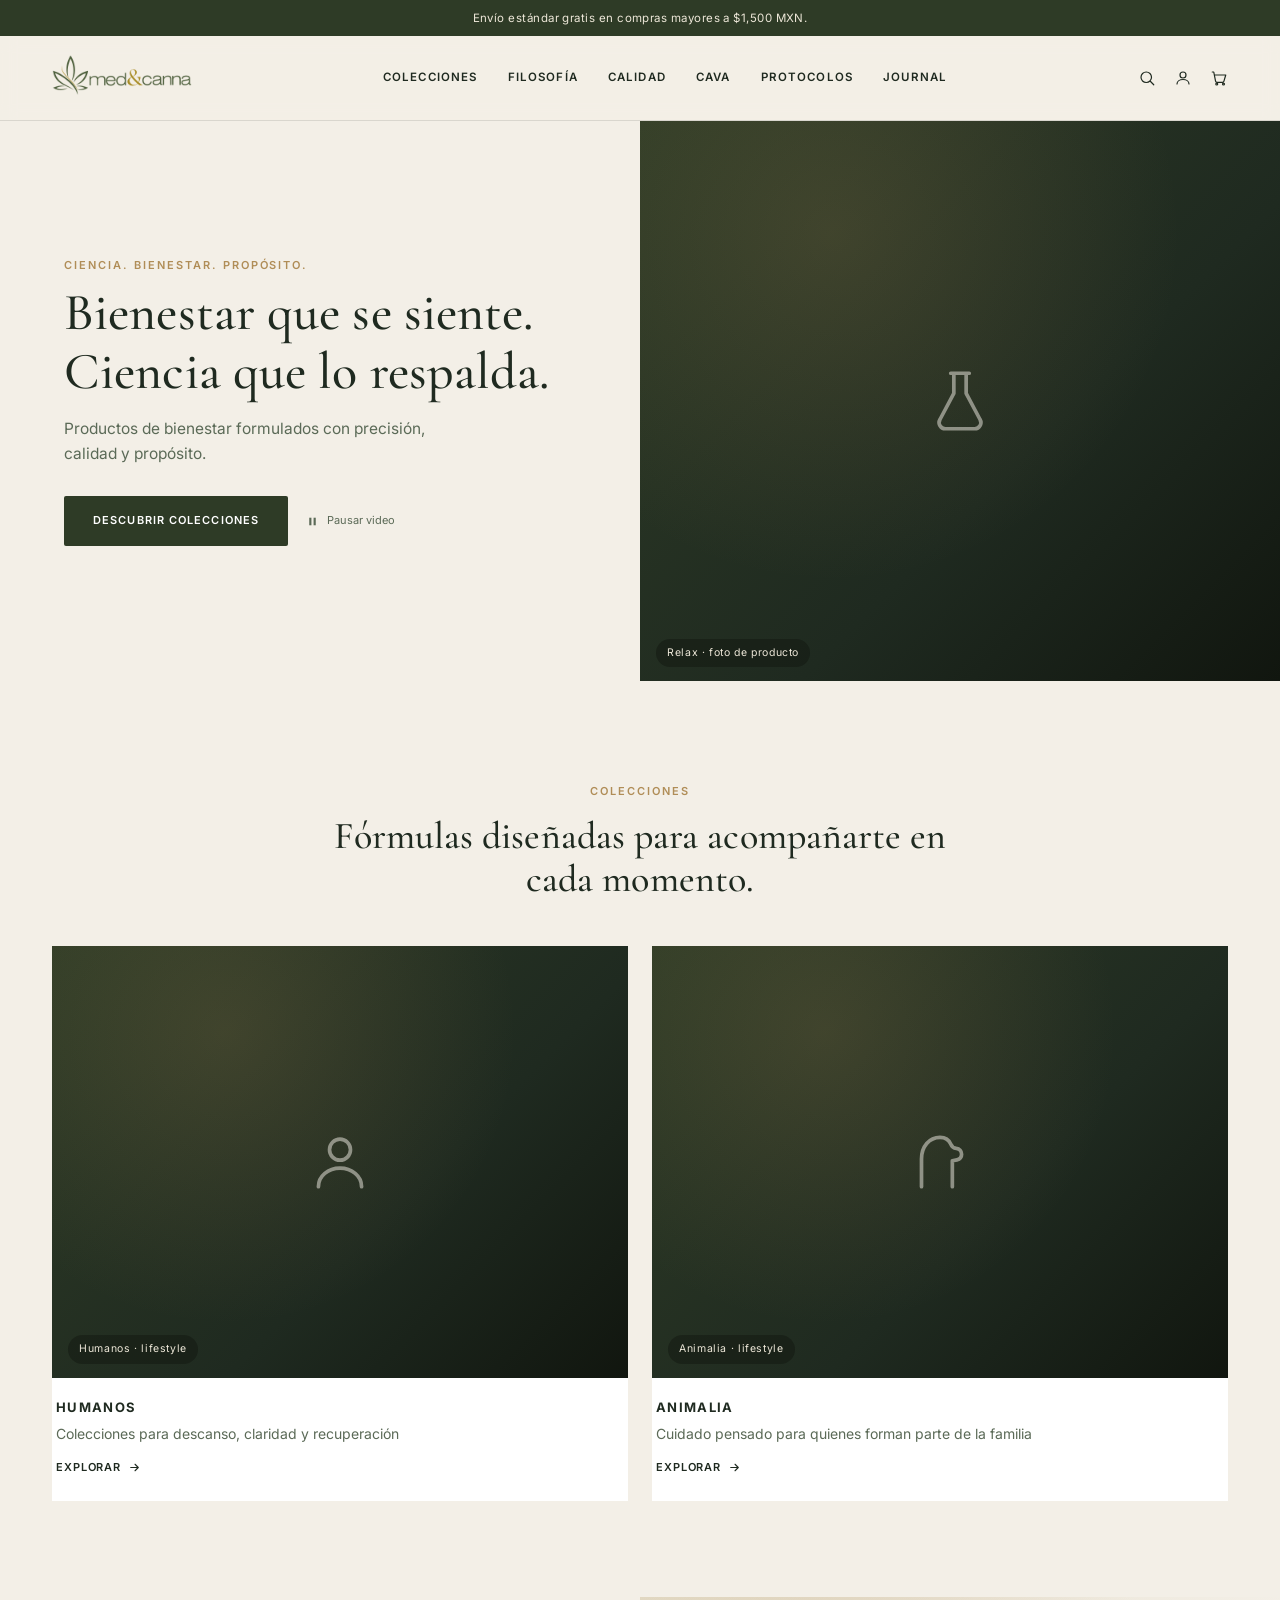
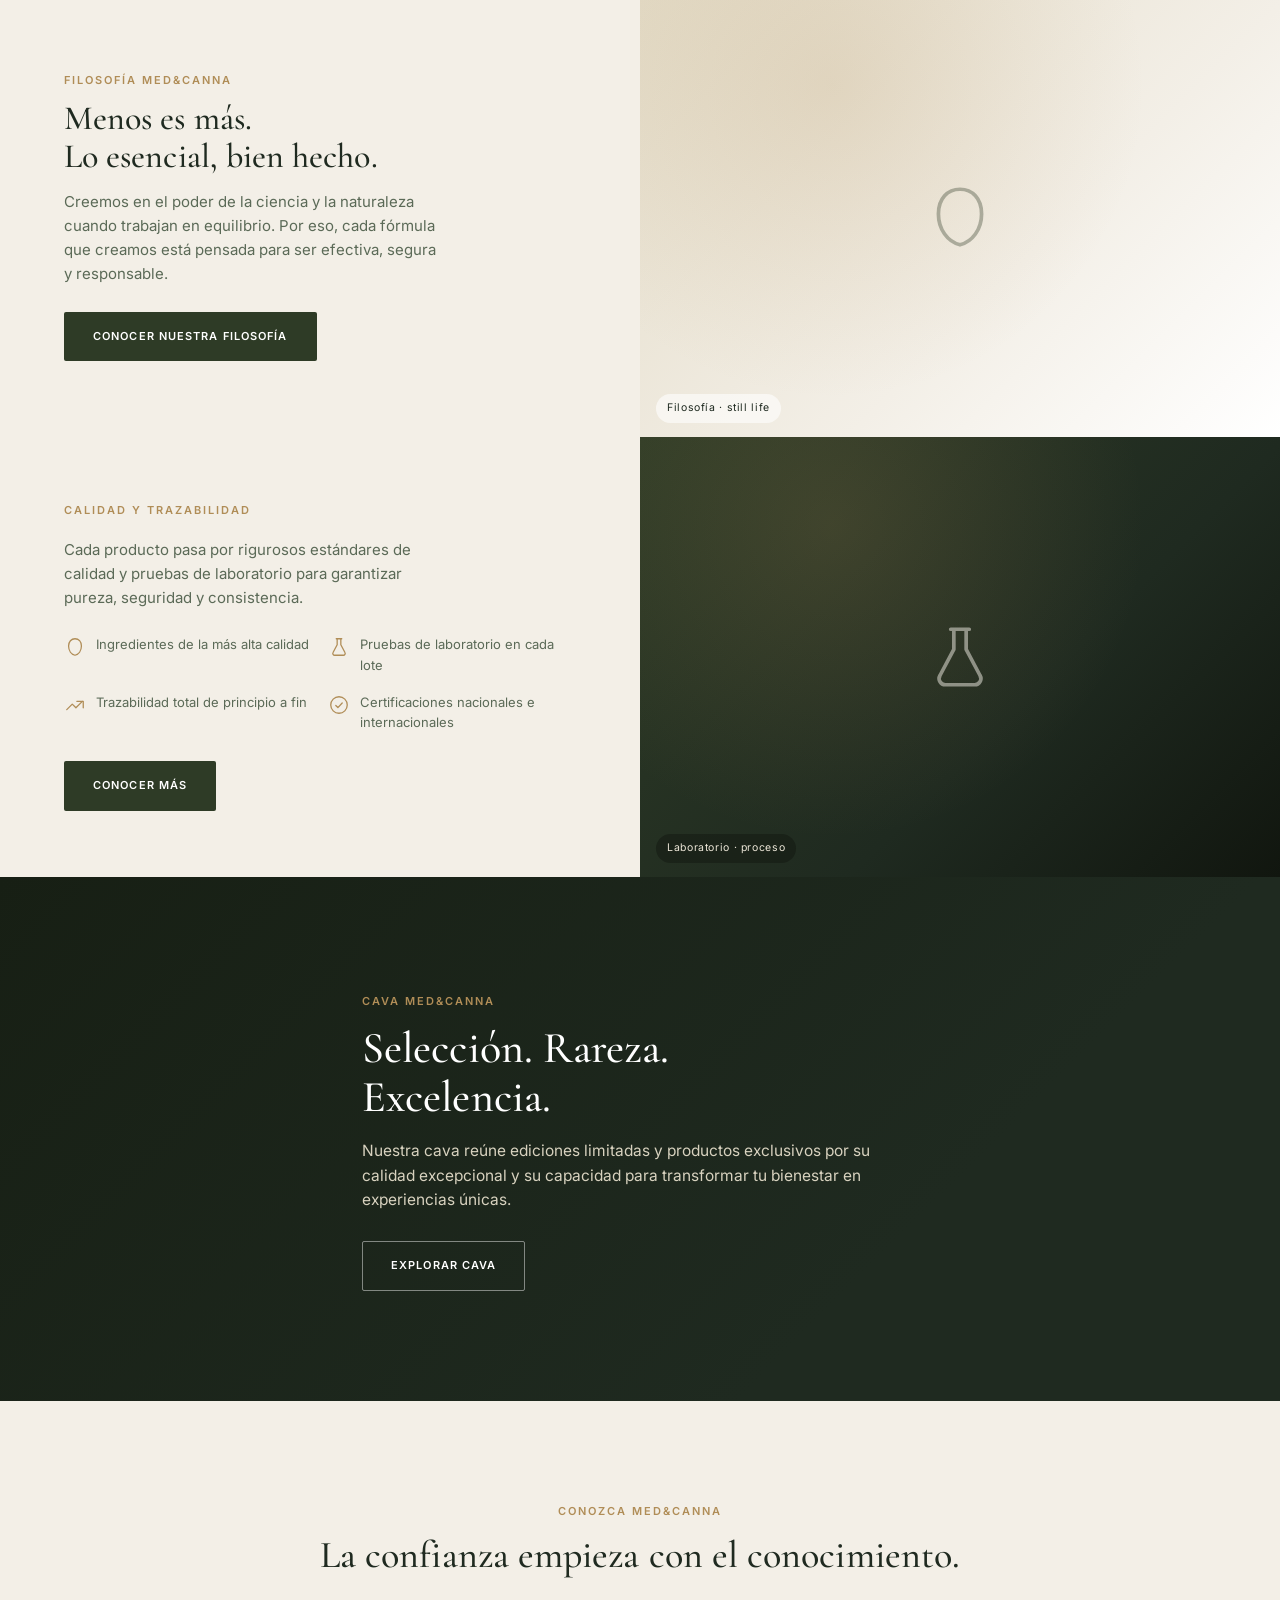
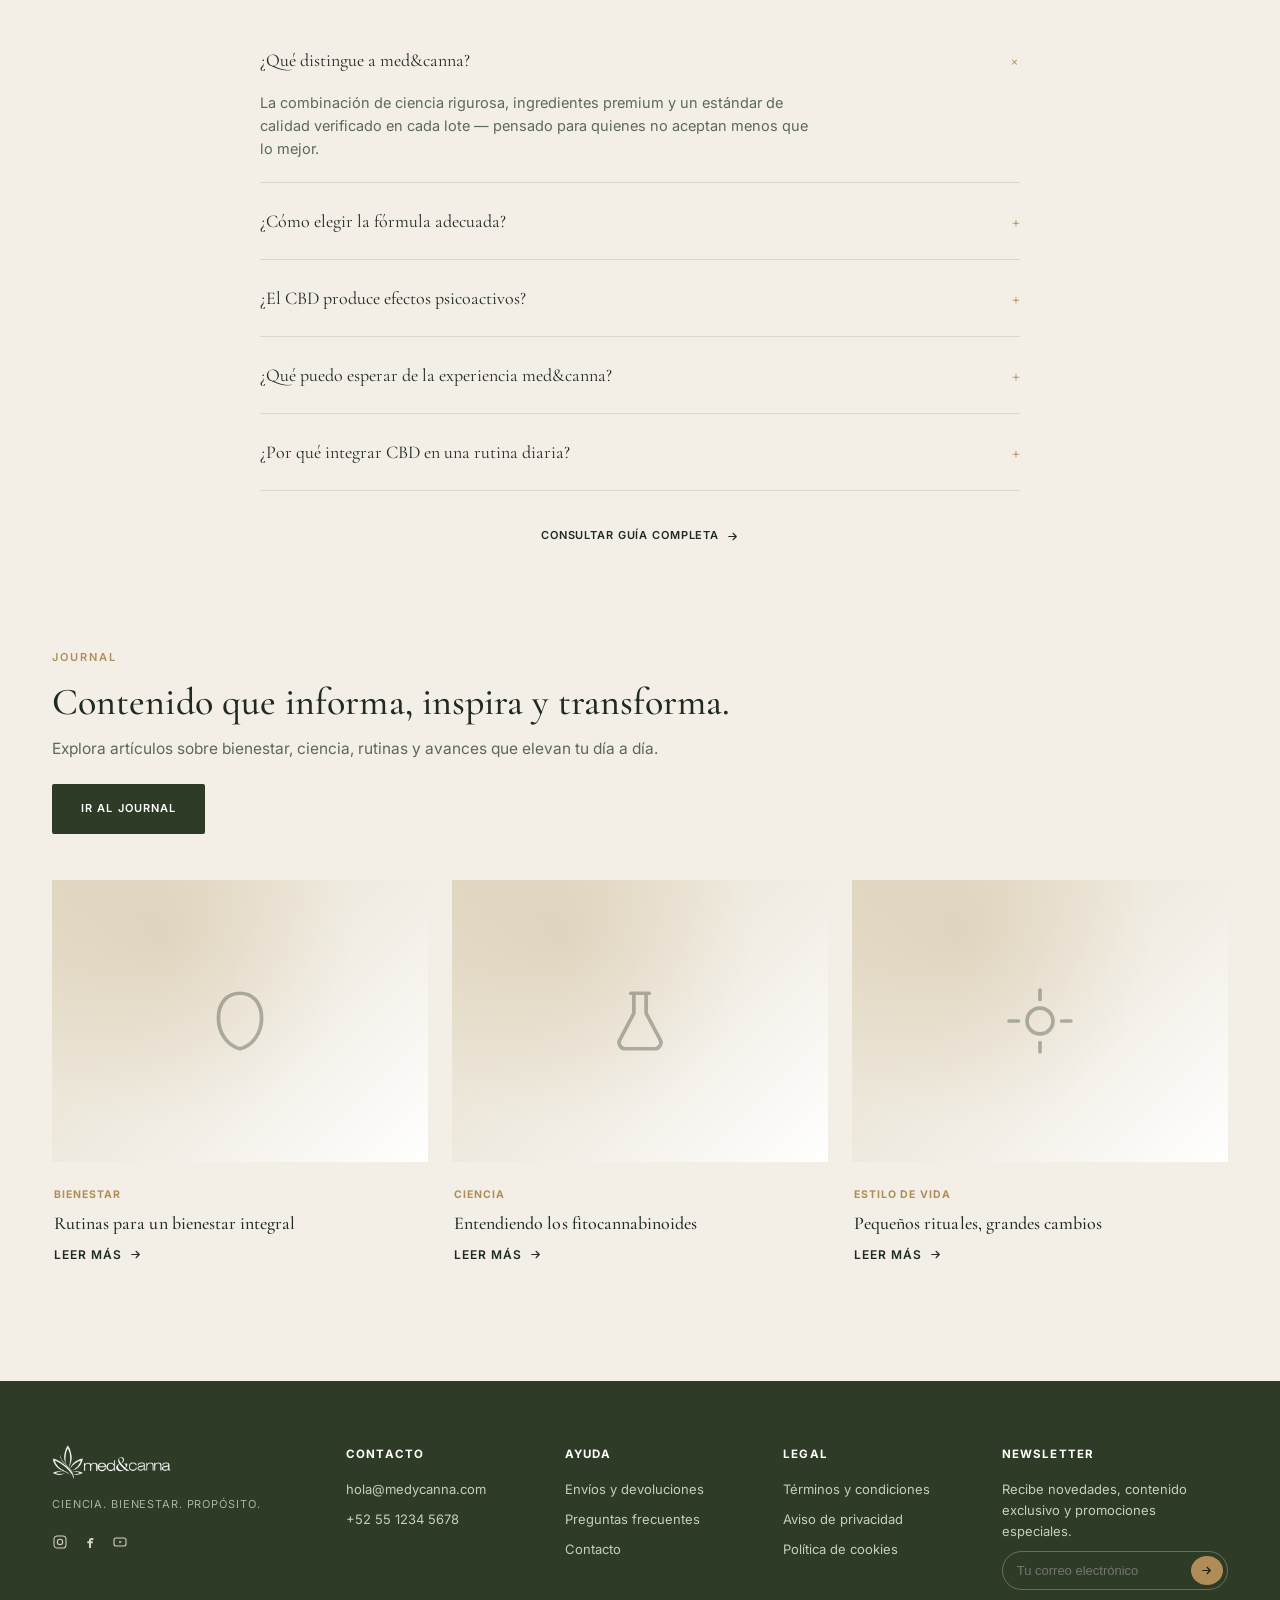
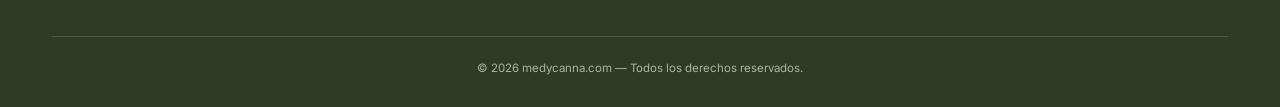
<file: public/prototype/index.html>
<!DOCTYPE html>
<html lang="es">
<head>
<meta charset="UTF-8">
<meta name="viewport" content="width=device-width, initial-scale=1.0">
<title>med&amp;canna — Bienestar que se siente, ciencia que lo respalda</title>
<link rel="preconnect" href="https://fonts.googleapis.com">
<link rel="preconnect" href="https://fonts.gstatic.com" crossorigin>
<link href="https://fonts.googleapis.com/css2?family=Cormorant+Garamond:wght@400;500;600&family=Inter:wght@400;500;600;700&display=swap" rel="stylesheet">
<link rel="stylesheet" href="prototype.css">
</head>
<body>

<div class="announce">Envío estándar gratis en compras mayores a $1,500 MXN.</div>
<header class="site">
  <input type="checkbox" id="menuToggle" class="menu-toggle">
  <div class="wrap bar">
    <a href="index.html" class="logo"><img src="logo.png" alt="med&amp;canna"></a>
    <nav class="main">
      <a href="colecciones/humanos.html">Colecciones</a>
      <a href="filosofia.html">Filosofía</a>
      <a href="calidad.html">Calidad</a>
      <a href="#cava">Cava</a>
      <a href="#protocolos">Protocolos</a>
      <a href="#journal">Journal</a>
    </nav>
    <div class="icons">
      <svg viewBox="0 0 24 24" fill="none" stroke="currentColor" stroke-width="1.6"><circle cx="11" cy="11" r="7"/><path d="M21 21l-4.3-4.3" stroke-linecap="round"/></svg>
      <svg viewBox="0 0 24 24" fill="none" stroke="currentColor" stroke-width="1.6"><circle cx="12" cy="8" r="4"/><path d="M4 20c0-4 4-6 8-6s8 2 8 6" stroke-linecap="round"/></svg>
      <svg viewBox="0 0 24 24" fill="none" stroke="currentColor" stroke-width="1.6"><circle cx="9" cy="20" r="1.3"/><circle cx="18" cy="20" r="1.3"/><path d="M3 4h2l2.4 12.2a2 2 0 0 0 2 1.6h7.2a2 2 0 0 0 2-1.6L21 8H6" stroke-linecap="round" stroke-linejoin="round"/></svg>
      <label for="menuToggle" class="hamburger-btn" aria-label="Abrir menú">
        <svg class="icon-burger" viewBox="0 0 24 24" fill="none" stroke="currentColor" stroke-width="1.8"><path d="M4 7h16M4 12h16M4 17h16" stroke-linecap="round"/></svg>
        <svg class="icon-close" viewBox="0 0 24 24" fill="none" stroke="currentColor" stroke-width="1.8"><path d="M6 6l12 12M18 6L6 18" stroke-linecap="round"/></svg>
      </label>
    </div>
  </div>
  <nav class="mobile-nav">
    <a href="colecciones/humanos.html">Colecciones</a>
    <a href="filosofia.html">Filosofía</a>
    <a href="calidad.html">Calidad</a>
    <a href="#cava">Cava</a>
    <a href="#protocolos">Protocolos</a>
    <a href="#journal">Journal</a>
  </nav>
</header>

<main>
  <!-- HERO -->
  <section class="hero-split">
    <div class="hero-text">
      <span class="eyebrow">Ciencia. Bienestar. Propósito.</span>
      <h1>Bienestar que se siente.<br>Ciencia que lo respalda.</h1>
      <p>Productos de bienestar formulados con precisión, calidad y propósito.</p>
      <div class="cta-row">
        <a class="btn btn-dark" href="#colecciones">Descubrir colecciones</a>
        <span class="video-ctrl"><svg viewBox="0 0 24 24" fill="currentColor"><rect x="6" y="5" width="4" height="14"/><rect x="14" y="5" width="4" height="14"/></svg> Pausar video</span>
      </div>
    </div>
    <div class="img-ph">
      <svg viewBox="0 0 24 24" fill="none" stroke="currentColor" stroke-width="1.2"><path d="M9 3h6M10 3v6.5L5.5 18a2 2 0 0 0 1.8 3h9.4a2 2 0 0 0 1.8-3L14 9.5V3" stroke-linecap="round" stroke-linejoin="round"/></svg>
      <span class="ph-tag">Relax · foto de producto</span>
    </div>
  </section>

  <!-- COLECCIONES -->
  <section class="block" id="colecciones">
    <div class="wrap">
      <div class="sec-head center">
        <span class="eyebrow">Colecciones</span>
        <h2>Fórmulas diseñadas para acompañarte en cada momento.</h2>
      </div>
      <div class="coll-grid" style="margin-top:46px;">
        <a class="coll-card" href="colecciones/humanos.html">
          <div class="img-ph"><svg viewBox="0 0 24 24" fill="none" stroke="currentColor" stroke-width="1.2"><circle cx="12" cy="8" r="3.4"/><path d="M5 20c0-3.5 3.2-6 7-6s7 2.5 7 6" stroke-linecap="round"/></svg><span class="ph-tag">Humanos · lifestyle</span></div>
          <div class="body">
            <h3>Humanos</h3>
            <p>Colecciones para descanso, claridad y recuperación</p>
            <span class="link-arrow">Explorar <svg viewBox="0 0 24 24" fill="none" stroke="currentColor" stroke-width="2"><path d="M5 12h14M13 6l6 6-6 6" stroke-linecap="round" stroke-linejoin="round"/></svg></span>
          </div>
        </a>
        <a class="coll-card" href="colecciones/animalia.html">
          <div class="img-ph"><svg viewBox="0 0 24 24" fill="none" stroke="currentColor" stroke-width="1.2"><path d="M6 20V11c0-4 2.5-7 6-7 2 0 3 1 3.5 2.2.3.8 1 1.3 1.8 1.4 1 .1 1.7.9 1.7 1.9 0 .9-.6 1.6-1.5 1.8l-1.5.3v8.4" stroke-linecap="round" stroke-linejoin="round"/></svg><span class="ph-tag">Animalia · lifestyle</span></div>
          <div class="body">
            <h3>Animalia</h3>
            <p>Cuidado pensado para quienes forman parte de la familia</p>
            <span class="link-arrow">Explorar <svg viewBox="0 0 24 24" fill="none" stroke="currentColor" stroke-width="2"><path d="M5 12h14M13 6l6 6-6 6" stroke-linecap="round" stroke-linejoin="round"/></svg></span>
          </div>
        </a>
      </div>
    </div>
  </section>

  <!-- FILOSOFÍA TEASER -->
  <section class="split on-cream">
    <div class="text-side">
      <span class="eyebrow">Filosofía med&amp;canna</span>
      <h2>Menos es más.<br>Lo esencial, bien hecho.</h2>
      <p>Creemos en el poder de la ciencia y la naturaleza cuando trabajan en equilibrio. Por eso, cada fórmula que creamos está pensada para ser efectiva, segura y responsable.</p>
      <div style="margin-top:26px;"><a class="btn btn-dark" href="filosofia.html">Conocer nuestra filosofía</a></div>
    </div>
    <div class="img-ph light">
      <svg viewBox="0 0 24 24" fill="none" stroke="currentColor" stroke-width="1.2"><path d="M12 21c-4-1-7-5-7-10C5 6 8 3 12 3s7 3 7 8c0 5-3 9-7 10z"/></svg>
      <span class="ph-tag">Filosofía · still life</span>
    </div>
  </section>

  <!-- CALIDAD Y TRAZABILIDAD -->
  <section class="split rev on-cream">
    <div class="img-ph">
      <svg viewBox="0 0 24 24" fill="none" stroke="currentColor" stroke-width="1.2"><path d="M9 3h6M10 3v6.5L5.5 18a2 2 0 0 0 1.8 3h9.4a2 2 0 0 0 1.8-3L14 9.5V3" stroke-linecap="round" stroke-linejoin="round"/></svg>
      <span class="ph-tag">Laboratorio · proceso</span>
    </div>
    <div class="text-side">
      <span class="eyebrow">Calidad y Trazabilidad</span>
      <p class="tight">Cada producto pasa por rigurosos estándares de calidad y pruebas de laboratorio para garantizar pureza, seguridad y consistencia.</p>
      <div class="mini-feats">
        <div class="mf"><span class="ic"><svg viewBox="0 0 24 24" fill="none" stroke="currentColor" stroke-width="1.4"><path d="M12 21c-4-1-7-5-7-10C5 6 8 3 12 3s7 3 7 8c0 5-3 9-7 10z"/></svg></span><span>Ingredientes de la más alta calidad</span></div>
        <div class="mf"><span class="ic"><svg viewBox="0 0 24 24" fill="none" stroke="currentColor" stroke-width="1.4"><path d="M9 3h6M10 3v6.5L5.5 18a2 2 0 0 0 1.8 3h9.4a2 2 0 0 0 1.8-3L14 9.5V3" stroke-linecap="round" stroke-linejoin="round"/></svg></span><span>Pruebas de laboratorio en cada lote</span></div>
        <div class="mf"><span class="ic"><svg viewBox="0 0 24 24" fill="none" stroke="currentColor" stroke-width="1.4"><path d="M3 17l6-6 4 4 7-7" stroke-linecap="round" stroke-linejoin="round"/><path d="M14 8h7v7" stroke-linecap="round" stroke-linejoin="round"/></svg></span><span>Trazabilidad total de principio a fin</span></div>
        <div class="mf"><span class="ic"><svg viewBox="0 0 24 24" fill="none" stroke="currentColor" stroke-width="1.4"><circle cx="12" cy="12" r="9"/><path d="M8.5 12.5l2.3 2.3 4.7-5" stroke-linecap="round" stroke-linejoin="round"/></svg></span><span>Certificaciones nacionales e internacionales</span></div>
      </div>
      <div><a class="btn btn-dark" href="calidad.html">Conocer más</a></div>
    </div>
  </section>

  <!-- CAVA -->
  <section class="cava-band" id="cava">
    <div class="wrap">
      <span class="eyebrow">Cava med&amp;canna</span>
      <h2>Selección. Rareza.<br>Excelencia.</h2>
      <p>Nuestra cava reúne ediciones limitadas y productos exclusivos por su calidad excepcional y su capacidad para transformar tu bienestar en experiencias únicas.</p>
      <a class="btn btn-light" href="#cava">Explorar cava</a>
    </div>
  </section>

  <!-- FAQ / PROTOCOLOS -->
  <section class="block" id="protocolos">
    <div class="wrap">
      <div class="sec-head center">
        <span class="eyebrow">Conozca med&amp;canna</span>
        <h2>La confianza empieza con el conocimiento.</h2>
      </div>
      <div class="faq" style="margin-top:46px;">
        <details open>
          <summary>¿Qué distingue a med&amp;canna? <span class="plus">+</span></summary>
          <p>La combinación de ciencia rigurosa, ingredientes premium y un estándar de calidad verificado en cada lote — pensado para quienes no aceptan menos que lo mejor.</p>
        </details>
        <details>
          <summary>¿Cómo elegir la fórmula adecuada? <span class="plus">+</span></summary>
          <p>Cada colección está diseñada para un momento distinto del día y del cuerpo. Te acompañamos a identificar cuál se ajusta a tu rutina y objetivos.</p>
        </details>
        <details>
          <summary>¿El CBD produce efectos psicoactivos? <span class="plus">+</span></summary>
          <p>No. El CBD no genera el efecto psicoactivo asociado al THC — está formulado para bienestar, claridad y equilibrio, sin alterar tu estado de conciencia.</p>
        </details>
        <details>
          <summary>¿Qué puedo esperar de la experiencia med&amp;canna? <span class="plus">+</span></summary>
          <p>Una experiencia premium de principio a fin: empaque, textura, aroma y resultado — pensada para sentirse tan bien como se ve.</p>
        </details>
        <details>
          <summary>¿Por qué integrar CBD en una rutina diaria? <span class="plus">+</span></summary>
          <p>Porque el bienestar sostenido se construye con hábitos constantes, no decisiones aisladas. Una rutina diaria potencia resultados a largo plazo.</p>
        </details>
      </div>
      <div class="faq-foot">
        <a class="link-arrow" href="#protocolos">Consultar guía completa <svg viewBox="0 0 24 24" fill="none" stroke="currentColor" stroke-width="2"><path d="M5 12h14M13 6l6 6-6 6" stroke-linecap="round" stroke-linejoin="round"/></svg></a>
      </div>
    </div>
  </section>

  <!-- JOURNAL -->
  <section class="block" id="journal" style="padding-top:0;">
    <div class="wrap">
      <div class="sec-head">
        <span class="eyebrow">Journal</span>
        <h2>Contenido que informa, inspira y transforma.</h2>
        <p>Explora artículos sobre bienestar, ciencia, rutinas y avances que elevan tu día a día.</p>
        <div style="margin-top:22px;"><a class="btn btn-dark" href="#journal">Ir al journal</a></div>
      </div>
      <div class="journal-grid">
        <a class="journal-card" href="#journal">
          <div class="img-ph light"><svg viewBox="0 0 24 24" fill="none" stroke="currentColor" stroke-width="1.2"><path d="M12 21c-4-1-7-5-7-10C5 6 8 3 12 3s7 3 7 8c0 5-3 9-7 10z"/></svg></div>
          <div class="body">
            <span class="cat">Bienestar</span>
            <h3>Rutinas para un bienestar integral</h3>
            <span class="link-arrow">Leer más <svg viewBox="0 0 24 24" fill="none" stroke="currentColor" stroke-width="2"><path d="M5 12h14M13 6l6 6-6 6" stroke-linecap="round" stroke-linejoin="round"/></svg></span>
          </div>
        </a>
        <a class="journal-card" href="#journal">
          <div class="img-ph light"><svg viewBox="0 0 24 24" fill="none" stroke="currentColor" stroke-width="1.2"><path d="M9 3h6M10 3v6.5L5.5 18a2 2 0 0 0 1.8 3h9.4a2 2 0 0 0 1.8-3L14 9.5V3" stroke-linecap="round" stroke-linejoin="round"/></svg></div>
          <div class="body">
            <span class="cat">Ciencia</span>
            <h3>Entendiendo los fitocannabinoides</h3>
            <span class="link-arrow">Leer más <svg viewBox="0 0 24 24" fill="none" stroke="currentColor" stroke-width="2"><path d="M5 12h14M13 6l6 6-6 6" stroke-linecap="round" stroke-linejoin="round"/></svg></span>
          </div>
        </a>
        <a class="journal-card" href="#journal">
          <div class="img-ph light"><svg viewBox="0 0 24 24" fill="none" stroke="currentColor" stroke-width="1.2"><circle cx="12" cy="12" r="4.2"/><path d="M12 2v3M12 19v3M2 12h3M19 12h3" stroke-linecap="round"/></svg></div>
          <div class="body">
            <span class="cat">Estilo de vida</span>
            <h3>Pequeños rituales, grandes cambios</h3>
            <span class="link-arrow">Leer más <svg viewBox="0 0 24 24" fill="none" stroke="currentColor" stroke-width="2"><path d="M5 12h14M13 6l6 6-6 6" stroke-linecap="round" stroke-linejoin="round"/></svg></span>
          </div>
        </a>
      </div>
    </div>
  </section>
</main>

<footer class="site">
  <div class="wrap">
    <div class="foot-grid">
      <div class="foot-brand">
        <a href="index.html" class="logo"><img src="logo.png" alt="med&amp;canna"></a>
        <div class="tag">Ciencia. Bienestar. Propósito.</div>
        <div class="foot-social">
          <svg viewBox="0 0 24 24" fill="none" stroke="currentColor" stroke-width="1.6"><rect x="3" y="3" width="18" height="18" rx="5"/><circle cx="12" cy="12" r="4"/></svg>
          <svg viewBox="0 0 24 24" fill="currentColor"><path d="M14 9h3V6h-3c-2 0-3.5 1.5-3.5 3.5V11H8v3h2.5v7h3v-7H16l.5-3h-3V9.8c0-.5.2-.8.5-.8z"/></svg>
          <svg viewBox="0 0 24 24" fill="none" stroke="currentColor" stroke-width="1.6"><rect x="3" y="6" width="18" height="12" rx="3"/><path d="M11 10l4 2-4 2v-4z" fill="currentColor" stroke="none"/></svg>
        </div>
      </div>
      <div class="foot-col">
        <h5>Contacto</h5>
        <a href="mailto:hola@medycanna.com">hola@medycanna.com</a>
        <a href="tel:+525512345678">+52 55 1234 5678</a>
      </div>
      <div class="foot-col">
        <h5>Ayuda</h5>
        <a href="#">Envíos y devoluciones</a>
        <a href="#">Preguntas frecuentes</a>
        <a href="#">Contacto</a>
      </div>
      <div class="foot-col">
        <h5>Legal</h5>
        <a href="#">Términos y condiciones</a>
        <a href="#">Aviso de privacidad</a>
        <a href="#">Política de cookies</a>
      </div>
      <div class="foot-col foot-news">
        <h5>Newsletter</h5>
        <p>Recibe novedades, contenido exclusivo y promociones especiales.</p>
        <div class="row">
          <input type="email" placeholder="Tu correo electrónico" disabled>
          <button type="button" aria-label="Suscribirse"><svg viewBox="0 0 24 24" fill="none" stroke="currentColor" stroke-width="2"><path d="M5 12h14M13 6l6 6-6 6" stroke-linecap="round" stroke-linejoin="round"/></svg></button>
        </div>
      </div>
    </div>
    <div class="foot-bottom">© 2026 medycanna.com — Todos los derechos reservados.</div>
  </div>
</footer>

</body>
</html>
</file>
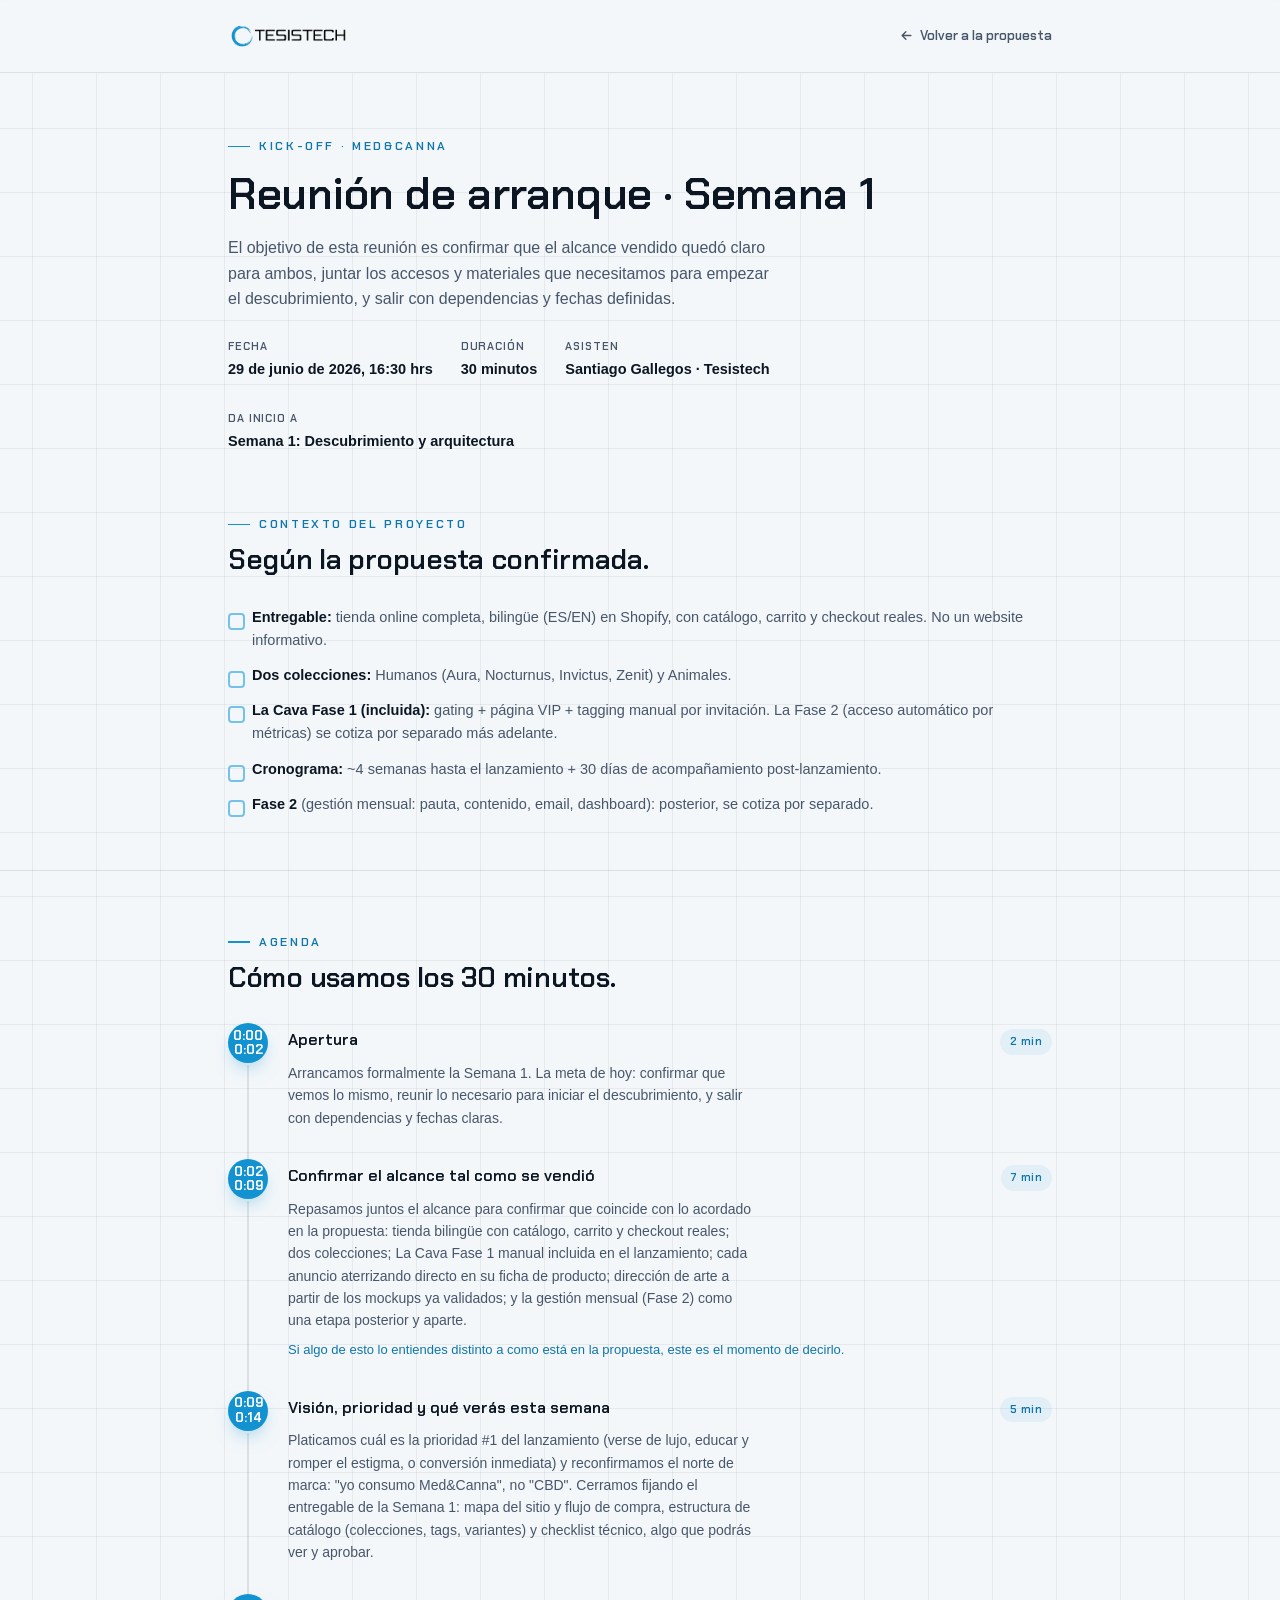
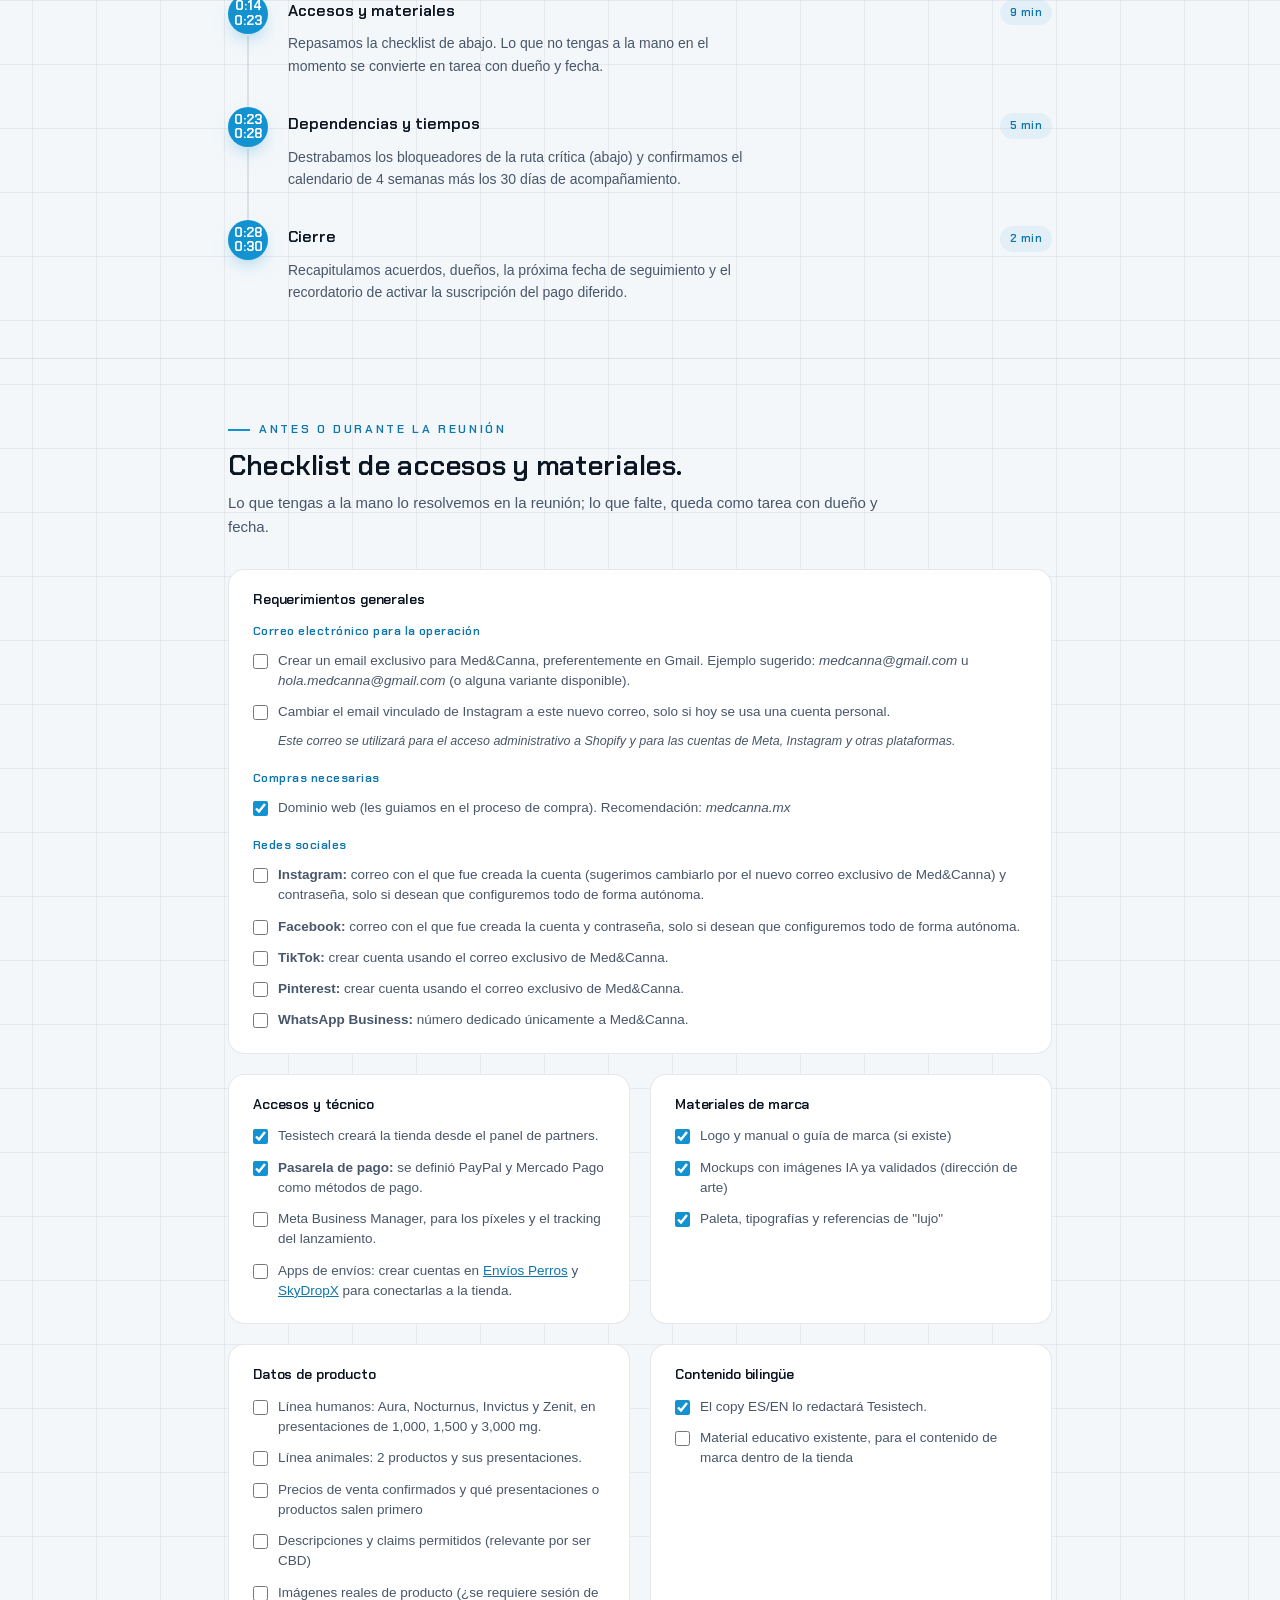
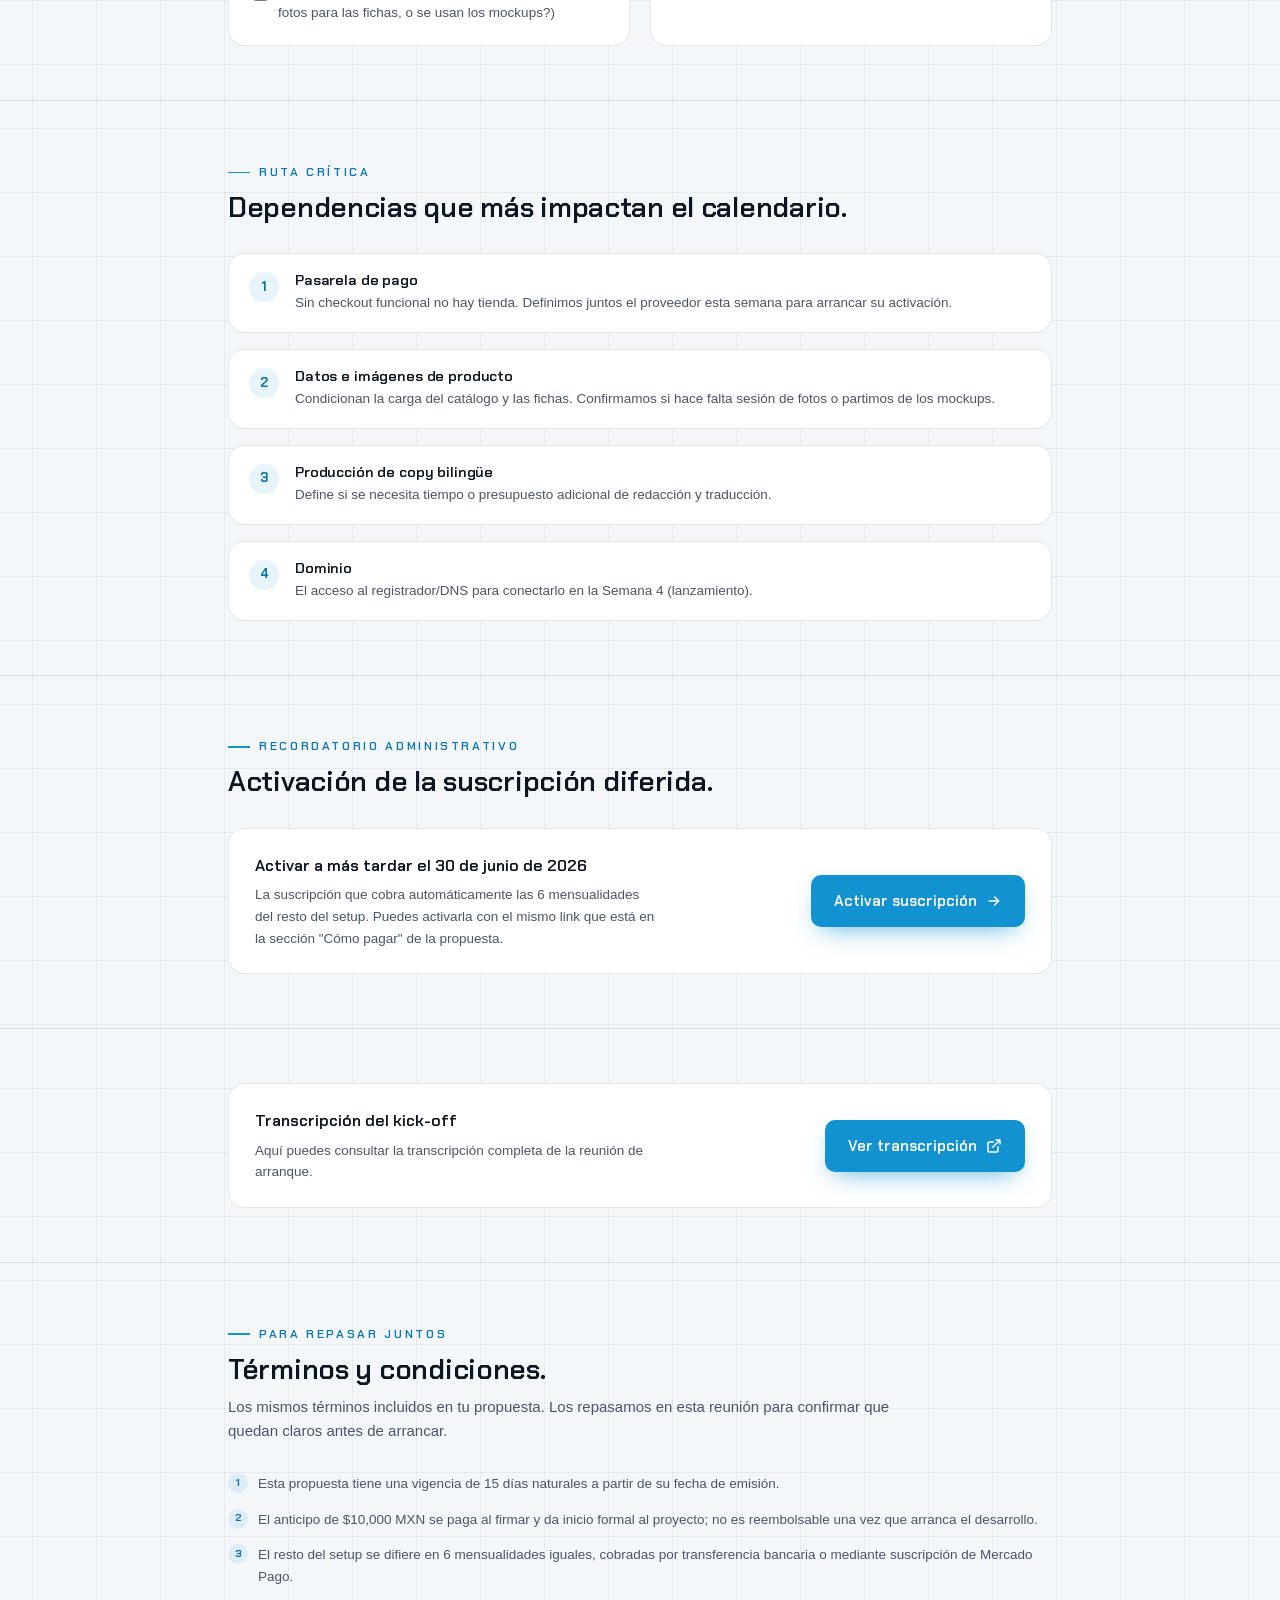
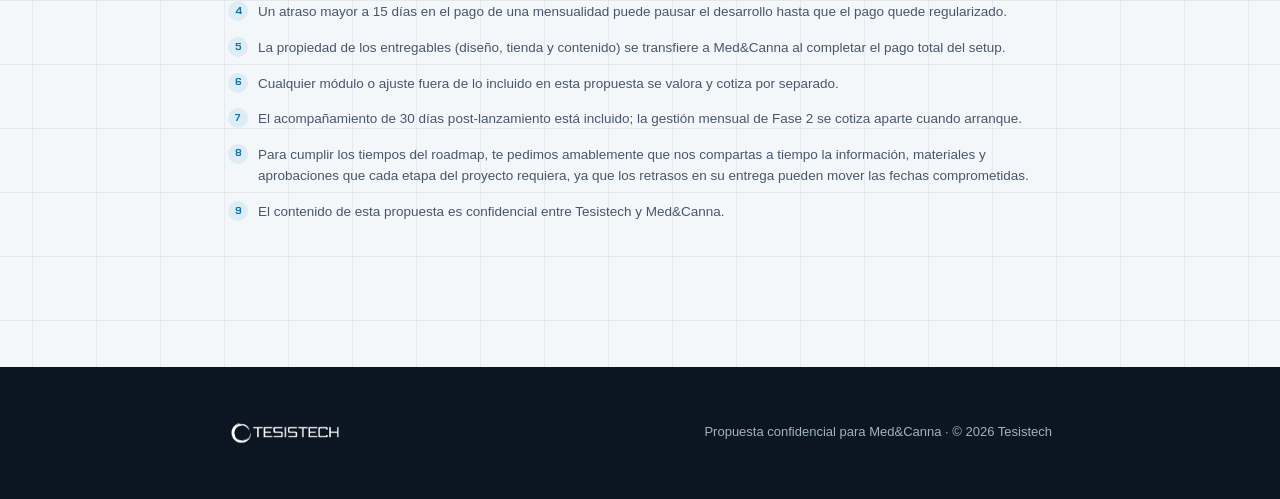
<file: public/kickoff.html>
<!DOCTYPE html>
<html lang="es">
<head>
<meta charset="UTF-8">
<meta name="viewport" content="width=device-width, initial-scale=1.0">

<title>Kick-off · Med&amp;Canna · Tesistech</title>
<meta name="description" content="Agenda de la reunión de arranque (kick-off) de la tienda online Med&amp;Canna: alcance confirmado, checklist de accesos y materiales, dependencias y términos.">

<link rel="icon" href="favicon.png" type="image/png">
<link rel="preconnect" href="https://fonts.googleapis.com">
<link rel="preconnect" href="https://fonts.gstatic.com" crossorigin>
<link href="https://fonts.googleapis.com/css2?family=Chakra+Petch:wght@500;600;700&family=Hanken+Grotesque:wght@400;500;600;700&display=swap" rel="stylesheet">

<style>
:root{
  --brand:#1392D1;--brand-600:#0E76AB;--brand-300:#74C2EC;
  --ink:#0C1622;--ink-2:#48566A;--bg:#F4F7FA;--surface:#FFFFFF;
  --font-display:"Chakra Petch",sans-serif;--font-body:"Hanken Grotesque",sans-serif;
  --line:rgba(12,22,34,.10);--line-2:rgba(12,22,34,.06);
  --shadow:0 1px 2px rgba(12,22,34,.04),0 12px 40px -12px rgba(12,22,34,.14);--radius:16px;
}
*{box-sizing:border-box;margin:0;padding:0;}
html{scroll-behavior:smooth;}
body{font-family:var(--font-body);color:var(--ink);background:var(--bg);line-height:1.6;-webkit-font-smoothing:antialiased;
  background-image:linear-gradient(var(--line-2) 1px,transparent 1px),linear-gradient(90deg,var(--line-2) 1px,transparent 1px);
  background-size:64px 64px;background-position:center top;}
.wrap{max-width:880px;margin:0 auto;padding:0 28px;}
a{color:inherit;text-decoration:none;}
.eyebrow{font-family:var(--font-display);font-weight:600;font-size:12px;letter-spacing:.22em;text-transform:uppercase;color:var(--brand-600);display:inline-flex;align-items:center;gap:9px;}
.eyebrow::before{content:"";width:22px;height:1.5px;background:var(--brand);}
h1,h2,h3{font-family:var(--font-display);font-weight:600;line-height:1.12;letter-spacing:-.01em;}
.btn{display:inline-flex;align-items:center;gap:9px;font-family:var(--font-display);font-weight:600;font-size:15px;padding:13px 22px;border-radius:10px;transition:transform .18s ease,box-shadow .25s ease,background .2s ease;cursor:pointer;border:1px solid transparent;}
.btn-primary{background:var(--brand);color:#fff;box-shadow:0 10px 26px -10px rgba(19,146,209,.7);}
.btn-primary:hover{background:var(--brand-600);transform:translateY(-2px);}
.btn-ghost{background:transparent;color:var(--ink);border-color:var(--line);}
.btn-ghost:hover{border-color:var(--brand);color:var(--brand-600);}
.btn svg{width:16px;height:16px;}

header{position:sticky;top:0;z-index:50;backdrop-filter:saturate(1.2) blur(10px);background:rgba(244,247,250,.85);border-bottom:1px solid var(--line);}
.bar{display:flex;align-items:center;justify-content:space-between;height:72px;}
.logo{height:64px;width:auto;display:block;}
.bar .right{display:flex;align-items:center;gap:18px;}
.back-link{font-family:var(--font-display);font-weight:600;font-size:13px;color:var(--ink-2);display:flex;align-items:center;gap:6px;}
.back-link:hover{color:var(--brand-600);}
.back-link svg{width:15px;height:15px;}

main{padding:56px 0 90px;}
.hero-kick h1{font-size:clamp(30px,4.5vw,44px);margin:14px 0 0;}
.hero-kick .lede{font-size:16px;color:var(--ink-2);margin-top:16px;max-width:62ch;}
.meta-row{display:flex;gap:28px;flex-wrap:wrap;margin-top:26px;}
.meta-item .l{font-size:11px;letter-spacing:.08em;text-transform:uppercase;color:var(--ink-2);font-family:var(--font-display);font-weight:600;}
.meta-item .v{font-size:14.5px;color:var(--ink);margin-top:3px;font-weight:600;}

section.block{padding:54px 0;border-top:1px solid var(--line);}
section.block:first-of-type{border-top:none;}
.sec-head{max-width:680px;margin-bottom:30px;}
.sec-head h2{font-size:clamp(22px,3vw,28px);margin-top:10px;}
.sec-head p{color:var(--ink-2);margin-top:10px;font-size:15px;}

.ctx-list{list-style:none;display:flex;flex-direction:column;gap:12px;}
.ctx-list li{position:relative;padding-left:24px;font-size:14.5px;color:var(--ink-2);line-height:1.6;}
.ctx-list li::before{content:"";position:absolute;left:0;top:7px;width:13px;height:13px;border-radius:4px;border:2px solid var(--brand-300);}
.ctx-list b{color:var(--ink);}

.roadmap{display:flex;flex-direction:column;}
.rm-step{position:relative;display:flex;gap:20px;padding-bottom:30px;}
.rm-step:last-child{padding-bottom:0;}
.rm-step::before{content:"";position:absolute;left:19px;top:42px;bottom:-2px;width:2px;background:var(--line);}
.rm-step:last-child::before{display:none;}
.rm-num{flex:none;width:40px;height:40px;border-radius:50%;background:var(--brand);color:#fff;font-family:var(--font-display);font-weight:700;font-size:13px;display:grid;place-items:center;position:relative;z-index:1;box-shadow:0 8px 20px -8px rgba(19,146,209,.6);text-align:center;line-height:1.1;}
.rm-body{flex:1;padding-top:4px;min-width:0;}
.rm-head{display:flex;align-items:baseline;justify-content:space-between;gap:12px;flex-wrap:wrap;}
.rm-title{font-family:var(--font-display);font-weight:600;font-size:16px;}
.rm-time{font-family:var(--font-display);font-size:11px;font-weight:600;letter-spacing:.04em;color:var(--brand-600);background:rgba(19,146,209,.08);padding:4px 10px;border-radius:999px;white-space:nowrap;}
.rm-lead{font-size:14px;color:var(--ink-2);margin-top:7px;max-width:60ch;}
.rm-note{font-size:13px;color:var(--brand-600);margin-top:8px;font-weight:500;}

.check-grid{display:grid;grid-template-columns:1fr 1fr;gap:20px;}
.check-group{background:var(--surface);border:1px solid var(--line);border-radius:var(--radius);padding:22px 24px;}
.check-group.full{grid-column:1 / -1;}
.check-group h3{font-size:14px;margin-bottom:14px;}
.check-list{list-style:none;display:flex;flex-direction:column;gap:11px;}
.check-list li{display:flex;align-items:flex-start;gap:10px;font-size:13.5px;color:var(--ink-2);line-height:1.5;}
.check-list input{margin-top:3px;width:15px;height:15px;accent-color:var(--brand);flex:none;cursor:pointer;}
.check-list span{flex:1;min-width:0;}
.check-sub{margin-top:18px;}
.check-sub:first-of-type{margin-top:0;}
.check-sub h4{font-family:var(--font-display);font-weight:600;font-size:12px;letter-spacing:.04em;color:var(--brand-600);margin-bottom:10px;}
.check-note{font-size:12.5px;color:var(--ink-2);font-style:italic;margin-top:8px;padding-left:25px;}

.dep-list{display:flex;flex-direction:column;gap:16px;}
.dep-item{display:flex;gap:16px;background:var(--surface);border:1px solid var(--line);border-radius:var(--radius);padding:18px 20px;align-items:flex-start;}
.dep-num{flex:none;width:30px;height:30px;border-radius:50%;background:rgba(19,146,209,.10);color:var(--brand-600);font-family:var(--font-display);font-weight:700;font-size:13px;display:grid;place-items:center;}
.dep-item h3{font-size:14.5px;margin-bottom:4px;}
.dep-item p{font-size:13.5px;color:var(--ink-2);}

.trial-box{background:var(--surface);border:1px solid var(--line);border-radius:var(--radius);padding:24px 26px;display:flex;gap:20px;align-items:center;flex-wrap:wrap;justify-content:space-between;}
.trial-box .th{font-family:var(--font-display);font-weight:600;font-size:16px;}
.trial-box .tp{color:var(--ink-2);font-size:13.5px;margin-top:6px;max-width:54ch;}

.terms-list{list-style:none;counter-reset:terms;display:flex;flex-direction:column;gap:14px;}
.terms-list li{counter-increment:terms;position:relative;padding-left:30px;font-size:13.5px;color:var(--ink-2);line-height:1.6;}
.terms-list li::before{content:counter(terms);position:absolute;left:0;top:0;width:20px;height:20px;border-radius:50%;background:rgba(19,146,209,.10);color:var(--brand-600);font-family:var(--font-display);font-weight:700;font-size:10.5px;display:grid;place-items:center;}

footer{background:var(--ink);color:#9FB2C2;padding:36px 0;margin-top:0;}
footer .wrap{display:flex;justify-content:space-between;align-items:center;gap:24px;flex-wrap:wrap;}
.logo-footer{height:60px;width:auto;filter:brightness(0) invert(1);}

@media (max-width:760px){
  .check-grid{grid-template-columns:1fr;}
}
</style>
</head>
<body>

<header>
  <div class="wrap bar">
    <a href="index.html" aria-label="Tesistech"><img src="logo-tesistech-transparente.png" alt="Tesistech" class="logo"></a>
    <div class="right">
      <a class="back-link" href="index.html">
        <svg viewBox="0 0 24 24" fill="none" stroke="currentColor" stroke-width="2.2"><path d="M19 12H5M11 18l-6-6 6-6" stroke-linecap="round" stroke-linejoin="round"/></svg>
        Volver a la propuesta
      </a>
    </div>
  </div>
</header>

<main>
  <div class="wrap hero-kick">
    <span class="eyebrow">Kick-off · Med&amp;Canna</span>
    <h1>Reunión de arranque · Semana 1</h1>
    <p class="lede">El objetivo de esta reunión es confirmar que el alcance vendido quedó claro para ambos, juntar los accesos y materiales que necesitamos para empezar el descubrimiento, y salir con dependencias y fechas definidas.</p>
    <div class="meta-row">
      <div class="meta-item"><div class="l">Fecha</div><div class="v">29 de junio de 2026, 16:30 hrs</div></div>
      <div class="meta-item"><div class="l">Duración</div><div class="v">30 minutos</div></div>
      <div class="meta-item"><div class="l">Asisten</div><div class="v">Santiago Gallegos · Tesistech</div></div>
      <div class="meta-item"><div class="l">Da inicio a</div><div class="v">Semana 1: Descubrimiento y arquitectura</div></div>
    </div>
  </div>

  <!-- ============ CONTEXTO ============ -->
  <section class="block">
    <div class="wrap">
      <div class="sec-head">
        <span class="eyebrow">Contexto del proyecto</span>
        <h2>Según la propuesta confirmada.</h2>
      </div>
      <ul class="ctx-list">
        <li><b>Entregable:</b> tienda online completa, bilingüe (ES/EN) en Shopify, con catálogo, carrito y checkout reales. No un website informativo.</li>
        <li><b>Dos colecciones:</b> Humanos (Aura, Nocturnus, Invictus, Zenit) y Animales.</li>
        <li><b>La Cava Fase 1 (incluida):</b> gating + página VIP + tagging manual por invitación. La Fase 2 (acceso automático por métricas) se cotiza por separado más adelante.</li>
        <li><b>Cronograma:</b> ~4 semanas hasta el lanzamiento + 30 días de acompañamiento post-lanzamiento.</li>
        <li><b>Fase 2</b> (gestión mensual: pauta, contenido, email, dashboard): posterior, se cotiza por separado.</li>
      </ul>
    </div>
  </section>

  <!-- ============ AGENDA ============ -->
  <section class="block">
    <div class="wrap">
      <div class="sec-head">
        <span class="eyebrow">Agenda</span>
        <h2>Cómo usamos los 30 minutos.</h2>
      </div>
      <div class="roadmap">
        <div class="rm-step">
          <div class="rm-num">0:00<br>0:02</div>
          <div class="rm-body">
            <div class="rm-head"><div class="rm-title">Apertura</div><div class="rm-time">2 min</div></div>
            <p class="rm-lead">Arrancamos formalmente la Semana 1. La meta de hoy: confirmar que vemos lo mismo, reunir lo necesario para iniciar el descubrimiento, y salir con dependencias y fechas claras.</p>
          </div>
        </div>
        <div class="rm-step">
          <div class="rm-num">0:02<br>0:09</div>
          <div class="rm-body">
            <div class="rm-head"><div class="rm-title">Confirmar el alcance tal como se vendió</div><div class="rm-time">7 min</div></div>
            <p class="rm-lead">Repasamos juntos el alcance para confirmar que coincide con lo acordado en la propuesta: tienda bilingüe con catálogo, carrito y checkout reales; dos colecciones; La Cava Fase 1 manual incluida en el lanzamiento; cada anuncio aterrizando directo en su ficha de producto; dirección de arte a partir de los mockups ya validados; y la gestión mensual (Fase 2) como una etapa posterior y aparte.</p>
            <div class="rm-note">Si algo de esto lo entiendes distinto a como está en la propuesta, este es el momento de decirlo.</div>
          </div>
        </div>
        <div class="rm-step">
          <div class="rm-num">0:09<br>0:14</div>
          <div class="rm-body">
            <div class="rm-head"><div class="rm-title">Visión, prioridad y qué verás esta semana</div><div class="rm-time">5 min</div></div>
            <p class="rm-lead">Platicamos cuál es la prioridad #1 del lanzamiento (verse de lujo, educar y romper el estigma, o conversión inmediata) y reconfirmamos el norte de marca: "yo consumo Med&amp;Canna", no "CBD". Cerramos fijando el entregable de la Semana 1: mapa del sitio y flujo de compra, estructura de catálogo (colecciones, tags, variantes) y checklist técnico, algo que podrás ver y aprobar.</p>
          </div>
        </div>
        <div class="rm-step">
          <div class="rm-num">0:14<br>0:23</div>
          <div class="rm-body">
            <div class="rm-head"><div class="rm-title">Accesos y materiales</div><div class="rm-time">9 min</div></div>
            <p class="rm-lead">Repasamos la checklist de abajo. Lo que no tengas a la mano en el momento se convierte en tarea con dueño y fecha.</p>
          </div>
        </div>
        <div class="rm-step">
          <div class="rm-num">0:23<br>0:28</div>
          <div class="rm-body">
            <div class="rm-head"><div class="rm-title">Dependencias y tiempos</div><div class="rm-time">5 min</div></div>
            <p class="rm-lead">Destrabamos los bloqueadores de la ruta crítica (abajo) y confirmamos el calendario de 4 semanas más los 30 días de acompañamiento.</p>
          </div>
        </div>
        <div class="rm-step">
          <div class="rm-num">0:28<br>0:30</div>
          <div class="rm-body">
            <div class="rm-head"><div class="rm-title">Cierre</div><div class="rm-time">2 min</div></div>
            <p class="rm-lead">Recapitulamos acuerdos, dueños, la próxima fecha de seguimiento y el recordatorio de activar la suscripción del pago diferido.</p>
          </div>
        </div>
      </div>
    </div>
  </section>

  <!-- ============ CHECKLIST ============ -->
  <section class="block">
    <div class="wrap">
      <div class="sec-head">
        <span class="eyebrow">Antes o durante la reunión</span>
        <h2>Checklist de accesos y materiales.</h2>
        <p>Lo que tengas a la mano lo resolvemos en la reunión; lo que falte, queda como tarea con dueño y fecha.</p>
      </div>
      <div class="check-grid">
        <div class="check-group full">
          <h3>Requerimientos generales</h3>

          <div class="check-sub">
            <h4>Correo electrónico para la operación</h4>
            <ul class="check-list">
              <li><input type="checkbox"><span>Crear un email exclusivo para Med&amp;Canna, preferentemente en Gmail. Ejemplo sugerido: <i>medcanna@gmail.com</i> u <i>hola.medcanna@gmail.com</i> (o alguna variante disponible).</span></li>
              <li><input type="checkbox"><span>Cambiar el email vinculado de Instagram a este nuevo correo, solo si hoy se usa una cuenta personal.</span></li>
            </ul>
            <p class="check-note">Este correo se utilizará para el acceso administrativo a Shopify y para las cuentas de Meta, Instagram y otras plataformas.</p>
          </div>

          <div class="check-sub">
            <h4>Compras necesarias</h4>
            <ul class="check-list">
              <li><input type="checkbox" checked><span>Dominio web (les guiamos en el proceso de compra). Recomendación: <i>medcanna.mx</i></span></li>
            </ul>
          </div>

          <div class="check-sub">
            <h4>Redes sociales</h4>
            <ul class="check-list">
              <li><input type="checkbox"><span><b>Instagram:</b> correo con el que fue creada la cuenta (sugerimos cambiarlo por el nuevo correo exclusivo de Med&amp;Canna) y contraseña, solo si desean que configuremos todo de forma autónoma.</span></li>
              <li><input type="checkbox"><span><b>Facebook:</b> correo con el que fue creada la cuenta y contraseña, solo si desean que configuremos todo de forma autónoma.</span></li>
              <li><input type="checkbox"><span><b>TikTok:</b> crear cuenta usando el correo exclusivo de Med&amp;Canna.</span></li>
              <li><input type="checkbox"><span><b>Pinterest:</b> crear cuenta usando el correo exclusivo de Med&amp;Canna.</span></li>
              <li><input type="checkbox"><span><b>WhatsApp Business:</b> número dedicado únicamente a Med&amp;Canna.</span></li>
            </ul>
          </div>
        </div>
        <div class="check-group">
          <h3>Accesos y técnico</h3>
          <ul class="check-list">
            <li><input type="checkbox" checked><span>Tesistech creará la tienda desde el panel de partners.</span></li>
            <li><input type="checkbox" checked><span><b>Pasarela de pago:</b> se definió PayPal y Mercado Pago como métodos de pago.</span></li>
            <li><input type="checkbox"><span>Meta Business Manager, para los píxeles y el tracking del lanzamiento.</span></li>
            <li><input type="checkbox"><span>Apps de envíos: crear cuentas en <a href="https://enviosperros.com/" target="_blank" rel="noopener" style="color:var(--brand-600);text-decoration:underline;">Envíos Perros</a> y <a href="https://www.skydropx.com/" target="_blank" rel="noopener" style="color:var(--brand-600);text-decoration:underline;">SkyDropX</a> para conectarlas a la tienda.</span></li>
          </ul>
        </div>
        <div class="check-group">
          <h3>Materiales de marca</h3>
          <ul class="check-list">
            <li><input type="checkbox" checked><span>Logo y manual o guía de marca (si existe)</span></li>
            <li><input type="checkbox" checked><span>Mockups con imágenes IA ya validados (dirección de arte)</span></li>
            <li><input type="checkbox" checked><span>Paleta, tipografías y referencias de "lujo"</span></li>
          </ul>
        </div>
        <div class="check-group">
          <h3>Datos de producto</h3>
          <ul class="check-list">
            <li><input type="checkbox"><span>Línea humanos: Aura, Nocturnus, Invictus y Zenit, en presentaciones de 1,000, 1,500 y 3,000 mg.</span></li>
            <li><input type="checkbox"><span>Línea animales: 2 productos y sus presentaciones.</span></li>
            <li><input type="checkbox"><span>Precios de venta confirmados y qué presentaciones o productos salen primero</span></li>
            <li><input type="checkbox"><span>Descripciones y claims permitidos (relevante por ser CBD)</span></li>
            <li><input type="checkbox"><span>Imágenes reales de producto (¿se requiere sesión de fotos para las fichas, o se usan los mockups?)</span></li>
          </ul>
        </div>
        <div class="check-group">
          <h3>Contenido bilingüe</h3>
          <ul class="check-list">
            <li><input type="checkbox" checked><span>El copy ES/EN lo redactará Tesistech.</span></li>
            <li><input type="checkbox"><span>Material educativo existente, para el contenido de marca dentro de la tienda</span></li>
          </ul>
        </div>
      </div>
    </div>
  </section>

  <!-- ============ DEPENDENCIAS ============ -->
  <section class="block">
    <div class="wrap">
      <div class="sec-head">
        <span class="eyebrow">Ruta crítica</span>
        <h2>Dependencias que más impactan el calendario.</h2>
      </div>
      <div class="dep-list">
        <div class="dep-item">
          <div class="dep-num">1</div>
          <div><h3>Pasarela de pago</h3><p>Sin checkout funcional no hay tienda. Definimos juntos el proveedor esta semana para arrancar su activación.</p></div>
        </div>
        <div class="dep-item">
          <div class="dep-num">2</div>
          <div><h3>Datos e imágenes de producto</h3><p>Condicionan la carga del catálogo y las fichas. Confirmamos si hace falta sesión de fotos o partimos de los mockups.</p></div>
        </div>
        <div class="dep-item">
          <div class="dep-num">3</div>
          <div><h3>Producción de copy bilingüe</h3><p>Define si se necesita tiempo o presupuesto adicional de redacción y traducción.</p></div>
        </div>
        <div class="dep-item">
          <div class="dep-num">4</div>
          <div><h3>Dominio</h3><p>El acceso al registrador/DNS para conectarlo en la Semana 4 (lanzamiento).</p></div>
        </div>
      </div>
    </div>
  </section>

  <!-- ============ RECORDATORIO ADMINISTRATIVO ============ -->
  <section class="block">
    <div class="wrap">
      <div class="sec-head">
        <span class="eyebrow">Recordatorio administrativo</span>
        <h2>Activación de la suscripción diferida.</h2>
      </div>
      <div class="trial-box">
        <div>
          <div class="th">Activar a más tardar el 30 de junio de 2026</div>
          <div class="tp">La suscripción que cobra automáticamente las 6 mensualidades del resto del setup. Puedes activarla con el mismo link que está en la sección "Cómo pagar" de la propuesta.</div>
        </div>
        <a class="btn btn-primary" href="https://mpago.la/2JQfkps" target="_blank" rel="noopener">Activar suscripción
          <svg viewBox="0 0 24 24" fill="none" stroke="currentColor" stroke-width="2.2"><path d="M5 12h14M13 6l6 6-6 6" stroke-linecap="round" stroke-linejoin="round"/></svg>
        </a>
      </div>
    </div>
  </section>

  <!-- ============ TRANSCRIPCIÓN ============ -->
  <section class="block">
    <div class="wrap">
      <div class="trial-box">
        <div>
          <div class="th">Transcripción del kick-off</div>
          <div class="tp">Aquí puedes consultar la transcripción completa de la reunión de arranque.</div>
        </div>
        <a class="btn btn-primary" href="https://ludilex.notion.site/38eb9c30a17380969f86c6e42cd532c8" target="_blank" rel="noopener">Ver transcripción
          <svg viewBox="0 0 24 24" fill="none" stroke="currentColor" stroke-width="2.2"><path d="M18 13v6a2 2 0 0 1-2 2H5a2 2 0 0 1-2-2V8a2 2 0 0 1 2-2h6M15 3h6v6M10 14L21 3" stroke-linecap="round" stroke-linejoin="round"/></svg>
        </a>
      </div>
    </div>
  </section>

  <!-- ============ TÉRMINOS Y CONDICIONES ============ -->
  <section class="block">
    <div class="wrap">
      <div class="sec-head">
        <span class="eyebrow">Para repasar juntos</span>
        <h2>Términos y condiciones.</h2>
        <p>Los mismos términos incluidos en tu propuesta. Los repasamos en esta reunión para confirmar que quedan claros antes de arrancar.</p>
      </div>
      <ol class="terms-list">
        <li>Esta propuesta tiene una vigencia de 15 días naturales a partir de su fecha de emisión.</li>
        <li>El anticipo de $10,000 MXN se paga al firmar y da inicio formal al proyecto; no es reembolsable una vez que arranca el desarrollo.</li>
        <li>El resto del setup se difiere en 6 mensualidades iguales, cobradas por transferencia bancaria o mediante suscripción de Mercado Pago.</li>
        <li>Un atraso mayor a 15 días en el pago de una mensualidad puede pausar el desarrollo hasta que el pago quede regularizado.</li>
        <li>La propiedad de los entregables (diseño, tienda y contenido) se transfiere a Med&amp;Canna al completar el pago total del setup.</li>
        <li>Cualquier módulo o ajuste fuera de lo incluido en esta propuesta se valora y cotiza por separado.</li>
        <li>El acompañamiento de 30 días post-lanzamiento está incluido; la gestión mensual de Fase 2 se cotiza aparte cuando arranque.</li>
        <li>Para cumplir los tiempos del roadmap, te pedimos amablemente que nos compartas a tiempo la información, materiales y aprobaciones que cada etapa del proyecto requiera, ya que los retrasos en su entrega pueden mover las fechas comprometidas.</li>
        <li>El contenido de esta propuesta es confidencial entre Tesistech y Med&amp;Canna.</li>
      </ol>
    </div>
  </section>
</main>

<footer>
  <div class="wrap">
    <img src="logo-tesistech-transparente.png" alt="Tesistech" class="logo-footer">
    <div style="font-size:13px;">Propuesta confidencial para Med&amp;Canna · © <span id="y"></span> Tesistech</div>
  </div>
</footer>

<script>document.getElementById('y').textContent = new Date().getFullYear();</script>
</body>
</html>
</file>
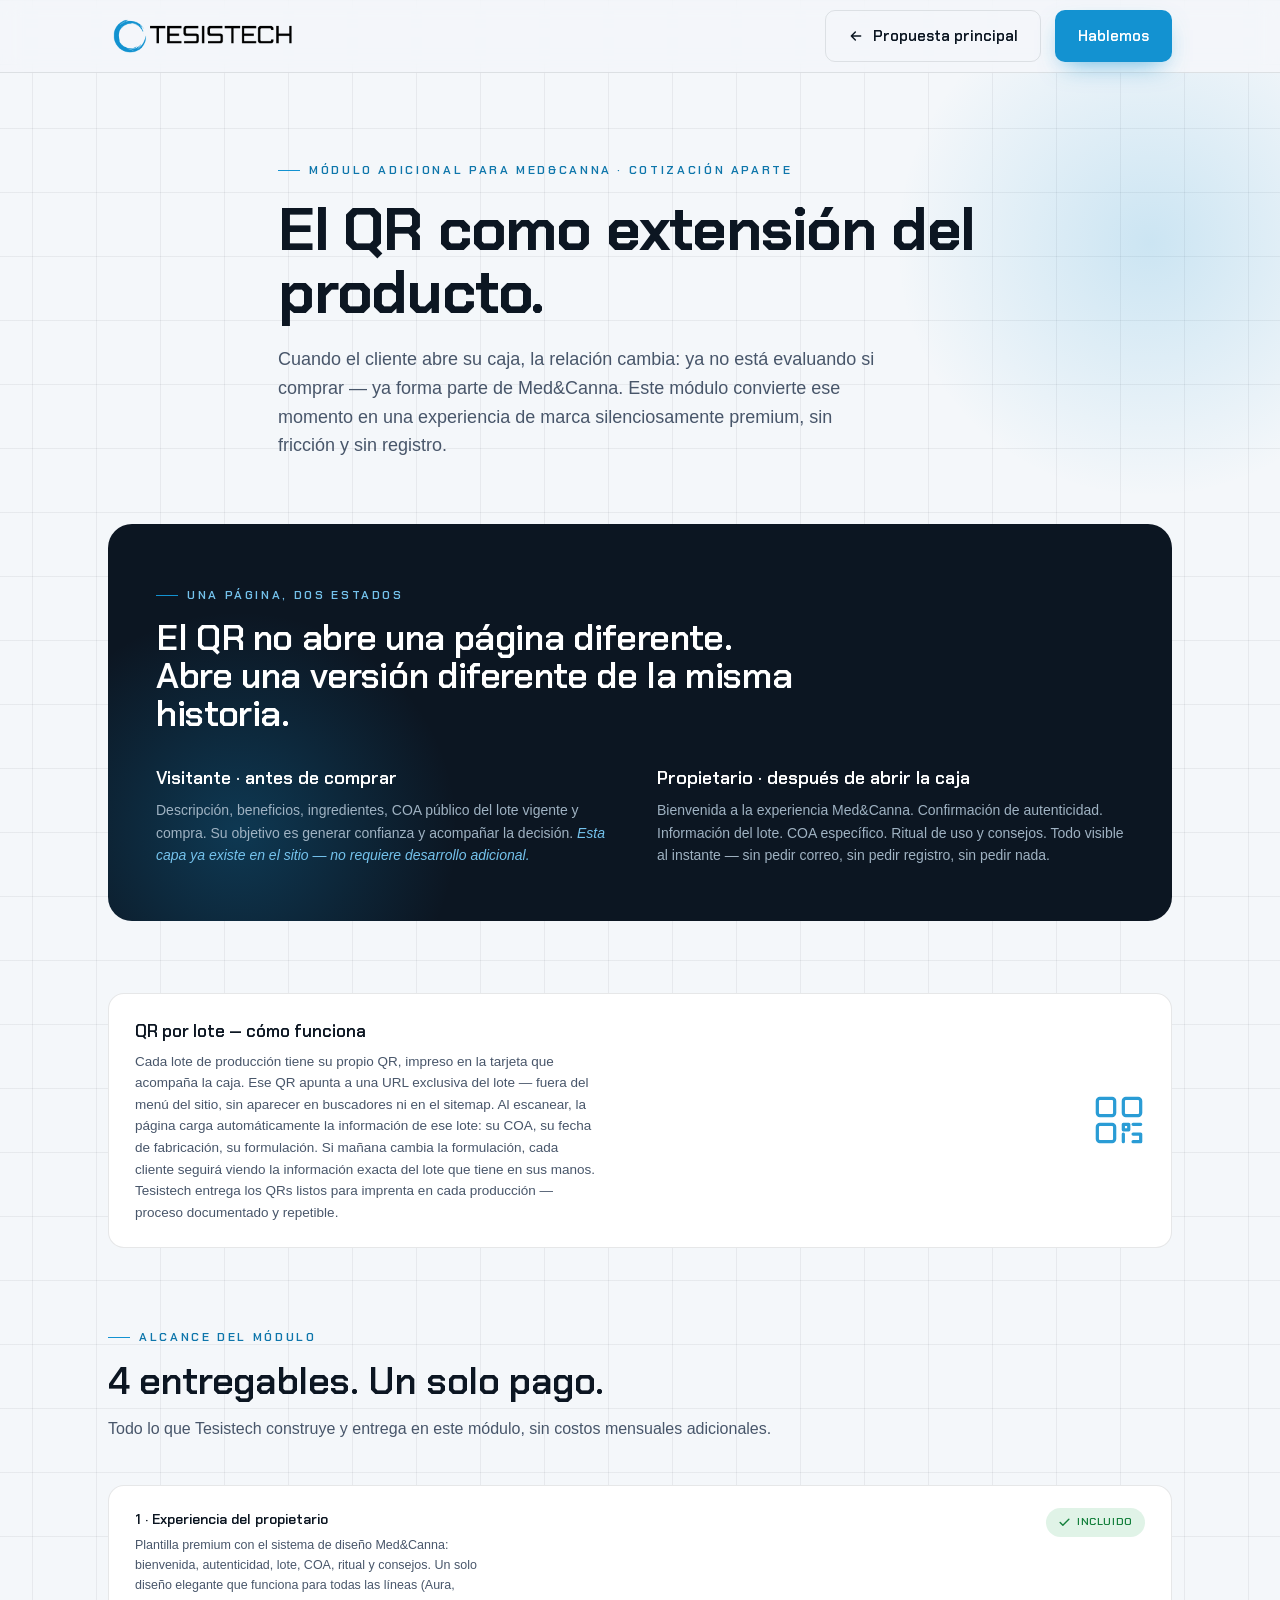
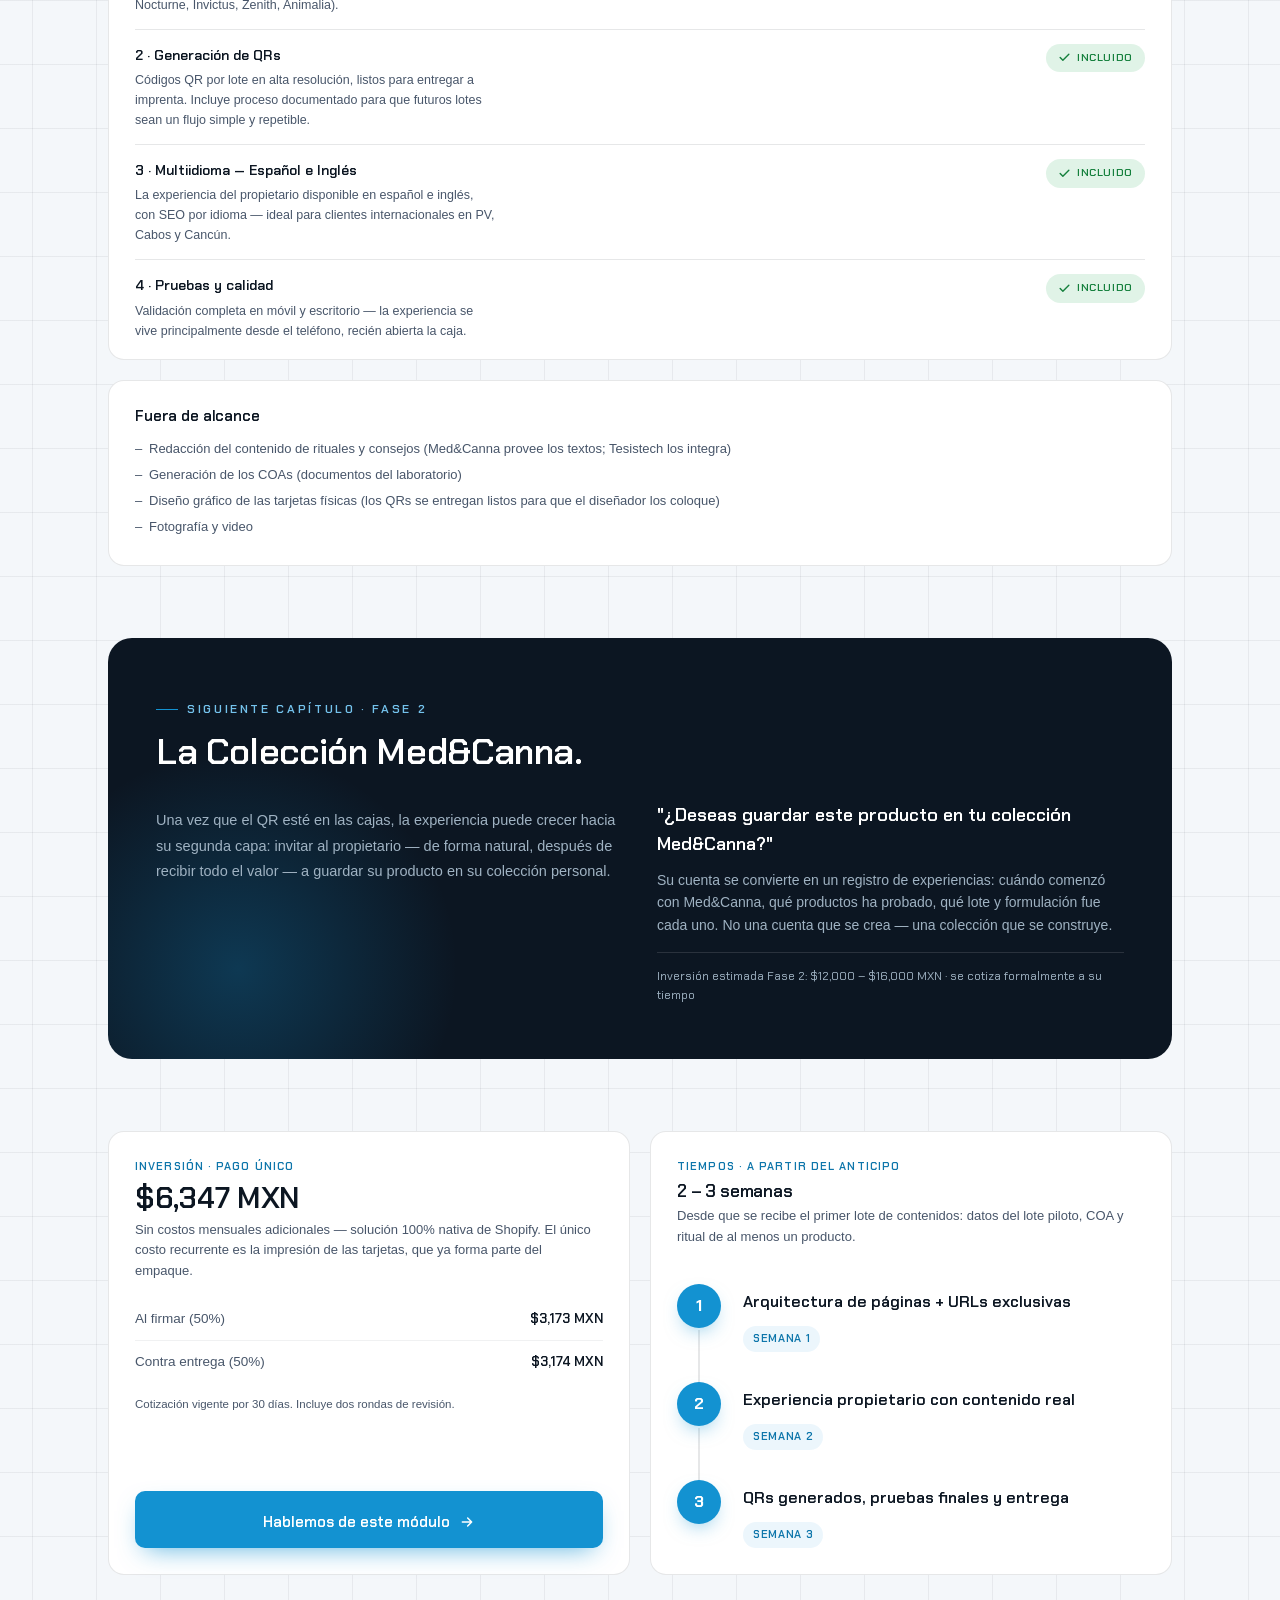
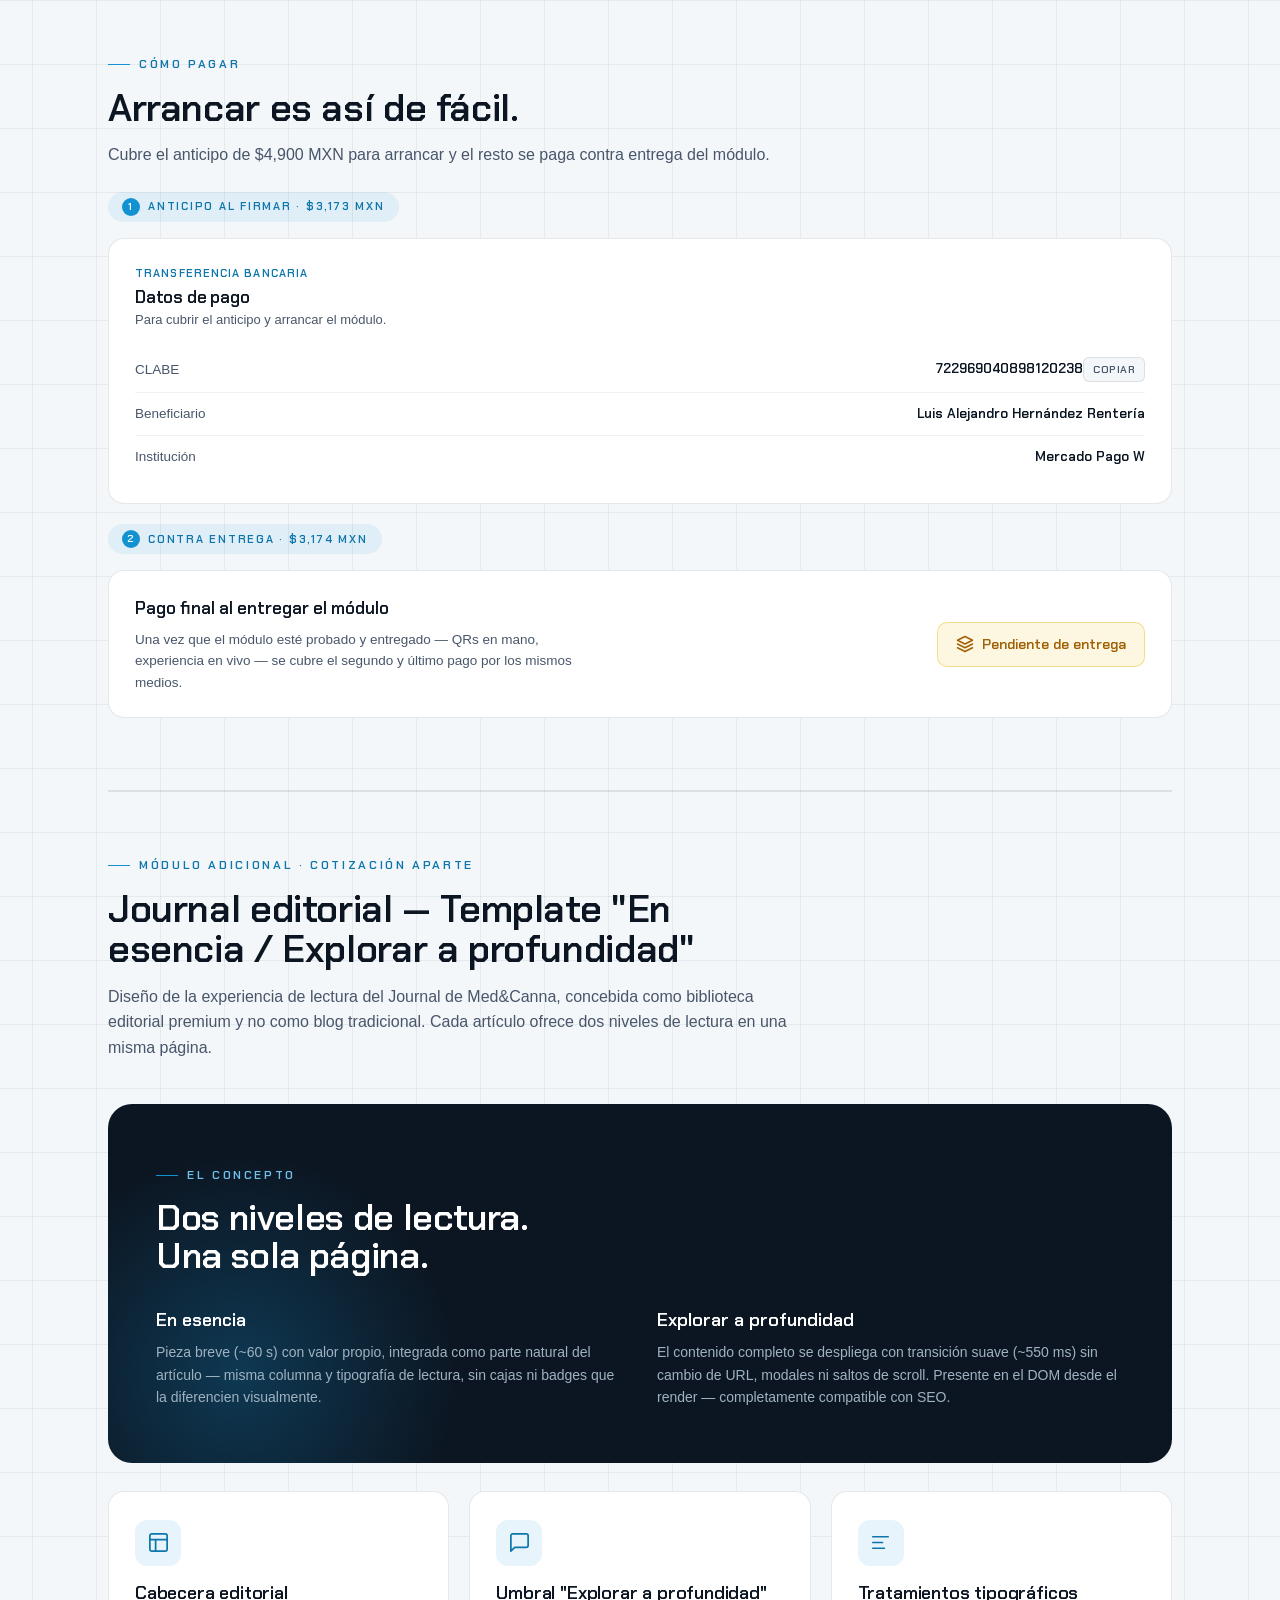
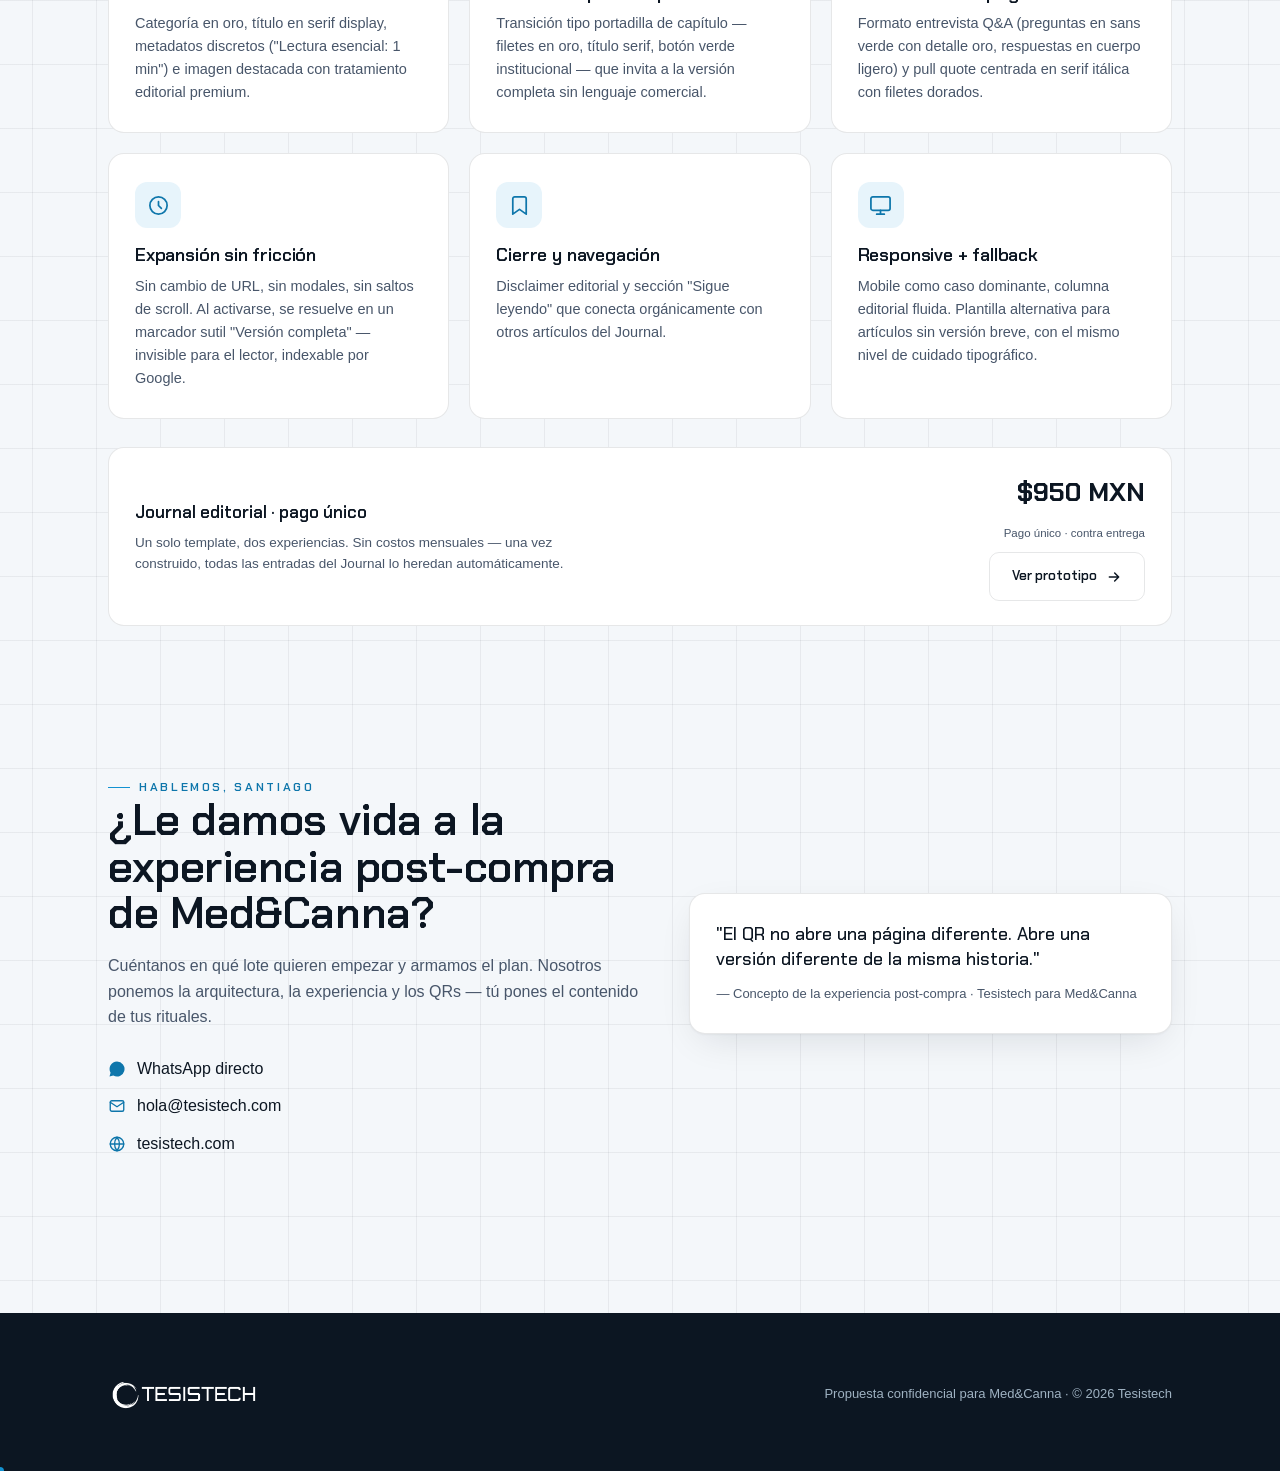
<file: public/post-compra.html>
<!DOCTYPE html>
<html lang="es">
<head>
<meta charset="UTF-8">
<meta name="viewport" content="width=device-width, initial-scale=1.0">
<title>Experiencia Post-Compra · Med&amp;Canna — Tesistech</title>
<meta name="description" content="El QR como extensión del producto. Módulo de experiencia post-compra para Med&Canna, por Tesistech.">

<link rel="icon" href="favicon.png" type="image/png">
<link rel="preconnect" href="https://fonts.googleapis.com">
<link rel="preconnect" href="https://fonts.gstatic.com" crossorigin>
<link href="https://fonts.googleapis.com/css2?family=Chakra+Petch:wght@500;600;700&family=Hanken+Grotesque:wght@400;500;600;700&display=swap" rel="stylesheet">

<style>
:root{
  --brand:#1392D1;--brand-600:#0E76AB;--brand-300:#74C2EC;
  --ink:#0C1622;--ink-2:#48566A;--bg:#F4F7FA;--surface:#FFFFFF;
  --font-display:"Chakra Petch",sans-serif;--font-body:"Hanken Grotesque",sans-serif;
  --line:rgba(12,22,34,.10);--line-2:rgba(12,22,34,.06);
  --shadow:0 1px 2px rgba(12,22,34,.04),0 12px 40px -12px rgba(12,22,34,.14);--radius:16px;
}
*{box-sizing:border-box;margin:0;padding:0;}
html{scroll-behavior:smooth;}
body{font-family:var(--font-body);color:var(--ink);background:var(--bg);line-height:1.6;-webkit-font-smoothing:antialiased;overflow-x:hidden;
  background-image:linear-gradient(var(--line-2) 1px,transparent 1px),linear-gradient(90deg,var(--line-2) 1px,transparent 1px);
  background-size:64px 64px;background-position:center top;}
.wrap{max-width:1120px;margin:0 auto;padding:0 28px;}
a{color:inherit;text-decoration:none;}
.eyebrow{font-family:var(--font-display);font-weight:600;font-size:12px;letter-spacing:.22em;text-transform:uppercase;color:var(--brand-600);display:inline-flex;align-items:center;gap:9px;}
.eyebrow::before{content:"";width:22px;height:1.5px;background:var(--brand);}
h1,h2,h3{font-family:var(--font-display);font-weight:600;line-height:1.06;letter-spacing:-.01em;}
.btn{display:inline-flex;align-items:center;gap:9px;font-family:var(--font-display);font-weight:600;font-size:15px;padding:13px 22px;border-radius:10px;transition:transform .18s ease,box-shadow .25s ease,background .2s ease;cursor:pointer;border:1px solid transparent;}
.btn-primary{background:var(--brand);color:#fff;box-shadow:0 10px 26px -10px rgba(19,146,209,.7);}
.btn-primary:hover{background:var(--brand-600);transform:translateY(-2px);}
.btn-ghost{background:transparent;color:var(--ink);border-color:var(--line);}
.btn-ghost:hover{border-color:var(--brand);color:var(--brand-600);transform:translateY(-2px);}
.btn svg{width:16px;height:16px;}

header{position:sticky;top:0;z-index:50;backdrop-filter:saturate(1.2) blur(10px);background:rgba(244,247,250,.78);border-bottom:1px solid var(--line);}
.bar{display:flex;align-items:center;justify-content:space-between;height:72px;}
.logo{height:100px;width:auto;display:block;}
.logo-footer{height:80px;width:auto;filter:brightness(0) invert(1);}
.bar .right{display:flex;align-items:center;gap:14px;}

/* hero */
.pc-hero{padding:80px 0 64px;position:relative;overflow:hidden;}
.pc-hero .glow{position:absolute;right:-160px;top:-120px;width:580px;height:580px;border-radius:50%;background:radial-gradient(circle,rgba(19,146,209,.18),transparent 62%);pointer-events:none;}
.pc-hero-inner{position:relative;z-index:1;max-width:780px;}
.pc-hero h1{font-size:clamp(34px,5.4vw,60px);margin:18px 0 0;font-weight:700;letter-spacing:-.02em;}
.pc-hero .lede{font-size:clamp(15px,1.9vw,18px);color:var(--ink-2);margin-top:20px;max-width:60ch;}

section.block{padding:72px 0;}
.sec-head{max-width:700px;margin-bottom:44px;}
.sec-head h2{font-size:clamp(26px,3.4vw,38px);margin-top:14px;}
.sec-head p{color:var(--ink-2);margin-top:14px;font-size:16px;}

.cards{display:grid;grid-template-columns:repeat(3,1fr);gap:20px;}
.card{background:var(--surface);border:1px solid var(--line);border-radius:var(--radius);padding:28px 26px;transition:transform .22s ease,border-color .22s ease,box-shadow .22s ease;}
.card:hover{transform:translateY(-6px);border-color:var(--brand-300);box-shadow:var(--shadow);}
.card .ico{width:46px;height:46px;border-radius:12px;display:grid;place-items:center;background:rgba(19,146,209,.10);color:var(--brand-600);margin-bottom:18px;}
.card .ico svg{width:23px;height:23px;}
.card h3{font-size:18px;}
.card p{color:var(--ink-2);font-size:14.5px;margin-top:9px;}

.dark{background:var(--ink);color:#EAF1F7;border-radius:24px;padding:54px 48px;position:relative;overflow:hidden;}
.dark .glow{position:absolute;left:-120px;bottom:-160px;width:500px;height:500px;border-radius:50%;background:radial-gradient(circle,rgba(19,146,209,.28),transparent 62%);}
.dark .eyebrow{color:var(--brand-300);}
.dark h2{color:#fff;font-size:clamp(24px,3.2vw,36px);margin:14px 0 30px;position:relative;z-index:1;max-width:28ch;}
.opp{position:relative;z-index:1;display:grid;grid-template-columns:repeat(2,1fr);gap:34px;}
.opp .lead{font-family:var(--font-display);font-weight:600;font-size:18px;color:#fff;}
.opp .txt{color:#9FB2C2;font-size:14px;margin-top:7px;}

.trial-box{margin-top:0;background:var(--surface);border:1px solid var(--line);border-radius:var(--radius);padding:24px 26px;display:flex;gap:20px;align-items:center;flex-wrap:wrap;justify-content:space-between;}
.trial-box .th{font-family:var(--font-display);font-weight:600;font-size:17px;}
.trial-box .tp{color:var(--ink-2);font-size:13.5px;margin-top:6px;max-width:62ch;}

.mod-row{display:flex;align-items:flex-start;justify-content:space-between;gap:16px;padding:14px 0;border-bottom:1px solid var(--line);}
.mod-row:last-of-type{border-bottom:none;}
.mod-info{flex:1;min-width:0;}
.mod-name{font-family:var(--font-display);font-weight:600;font-size:14px;}
.mod-desc{font-size:12.5px;color:var(--ink-2);margin-top:4px;max-width:52ch;}
.lock-badge{display:inline-flex;align-items:center;gap:6px;font-family:var(--font-display);font-size:10.5px;font-weight:600;letter-spacing:.06em;text-transform:uppercase;padding:6px 12px;border-radius:999px;flex:none;white-space:nowrap;}
.lock-badge svg{width:13px;height:13px;}
.lock-yes{background:rgba(22,163,74,.13);color:#15803D;}

.disc-list{list-style:none;padding:0;display:flex;flex-direction:column;gap:6px;}
.disc-list li{position:relative;padding-left:14px;font-size:13px;color:var(--ink-2);line-height:1.55;}
.disc-list li::before{content:"–";position:absolute;left:0;}

.pay-grid{display:grid;grid-template-columns:1fr 1fr;gap:20px;}
.pay-card{background:var(--surface);border:1px solid var(--line);border-radius:var(--radius);padding:26px 26px;display:flex;flex-direction:column;}
.pay-card .ptag{font-family:var(--font-display);font-size:11px;font-weight:600;letter-spacing:.1em;text-transform:uppercase;color:var(--brand-600);margin-bottom:6px;}
.pay-card h3{font-size:17px;margin-bottom:4px;}
.pay-card .psub{font-size:13px;color:var(--ink-2);margin-bottom:16px;}
.bank-row{display:flex;justify-content:space-between;align-items:center;gap:12px;padding:10px 0;border-bottom:1px solid var(--line-2);font-size:13.5px;color:var(--ink-2);}
.bank-row:last-child{border-bottom:none;}
.bank-row .bv b{color:var(--ink);font-weight:600;font-family:var(--font-display);}

.roadmap{display:flex;flex-direction:column;}
.rm-step{position:relative;display:flex;gap:22px;padding-bottom:30px;}
.rm-step:last-child{padding-bottom:0;}
.rm-step::before{content:"";position:absolute;left:21px;top:46px;bottom:-2px;width:2px;background:var(--line);}
.rm-step:last-child::before{display:none;}
.rm-num{flex:none;width:44px;height:44px;border-radius:50%;background:var(--brand);color:#fff;font-family:var(--font-display);font-weight:700;font-size:16px;display:grid;place-items:center;position:relative;z-index:1;box-shadow:0 8px 20px -8px rgba(19,146,209,.6);}
.rm-body{flex:1;padding-top:5px;min-width:0;}
.rm-head{display:flex;align-items:baseline;justify-content:space-between;gap:12px;flex-wrap:wrap;}
.rm-title{font-family:var(--font-display);font-weight:600;font-size:16px;}
.rm-time{font-family:var(--font-display);font-size:11px;font-weight:600;letter-spacing:.06em;text-transform:uppercase;color:var(--brand-600);background:rgba(19,146,209,.08);padding:4px 10px;border-radius:999px;white-space:nowrap;}

.cta-final{display:grid;grid-template-columns:1.05fr .95fr;gap:48px;align-items:center;}
.cta-final h2{font-size:clamp(28px,3.8vw,44px);}
.cta-final .sub{color:var(--ink-2);margin-top:16px;font-size:16px;}
.contact-list{margin-top:26px;display:flex;flex-direction:column;gap:12px;}
.contact-list a{display:inline-flex;align-items:center;gap:11px;font-weight:500;width:fit-content;}
.contact-list a svg{width:18px;height:18px;color:var(--brand-600);}
.contact-list a:hover{color:var(--brand-600);}
.aside{background:var(--surface);border:1px solid var(--line);border-radius:var(--radius);padding:28px 26px;box-shadow:var(--shadow);}
.aside .q{font-family:var(--font-display);font-weight:500;font-size:18px;line-height:1.4;}
.aside .by{font-size:13px;color:var(--ink-2);margin-top:12px;}

footer{background:var(--ink);color:#9FB2C2;padding:42px 0 36px;margin-top:84px;}
footer .wrap{display:flex;justify-content:space-between;align-items:center;gap:24px;flex-wrap:wrap;}

.fase-label{display:inline-flex;align-items:center;gap:8px;font-family:var(--font-display);font-size:11px;font-weight:600;letter-spacing:.16em;text-transform:uppercase;color:var(--brand-600);background:rgba(19,146,209,.09);padding:6px 14px;border-radius:999px;margin-bottom:16px;}
.fase-label .num{width:18px;height:18px;border-radius:50%;background:var(--brand);color:#fff;display:grid;place-items:center;font-size:10px;flex-shrink:0;}
.copy-btn{flex-shrink:0;border:1px solid var(--line);background:var(--bg);color:var(--ink-2);font-family:var(--font-display);font-size:10.5px;font-weight:600;letter-spacing:.04em;text-transform:uppercase;padding:5px 9px;border-radius:6px;cursor:pointer;transition:all .15s;}
.copy-btn:hover{border-color:var(--brand-300);color:var(--brand-600);}
.btn-paid{display:inline-flex;align-items:center;gap:8px;background:rgba(22,163,74,.10);color:#15803D;border:1px solid rgba(22,163,74,.3);cursor:default;font-family:var(--font-display);font-weight:600;font-size:14px;padding:10px 18px;border-radius:10px;}
.btn-paid svg{width:18px;height:18px;}
.btn-pending{display:inline-flex;align-items:center;gap:8px;background:rgba(234,179,8,.12);color:#A16207;border:1px solid rgba(234,179,8,.4);cursor:default;font-family:var(--font-display);font-weight:600;font-size:14px;padding:10px 18px;border-radius:10px;white-space:nowrap;}
.btn-pending svg{width:18px;height:18px;}

.reveal{opacity:0;transform:translateY(16px);transition:opacity .7s cubic-bezier(.2,.7,.2,1),transform .7s cubic-bezier(.2,.7,.2,1);}
.reveal.in{opacity:1;transform:none;}
.d1{transition-delay:.08s}.d2{transition-delay:.16s}.d3{transition-delay:.26s}

@media(max-width:900px){
  .cards,.opp,.pay-grid,.cta-final{grid-template-columns:1fr;}
  .dark{padding:38px 26px;}
  .logo{width:33vw;max-width:160px;height:auto;}
  .bar{height:60px;}
  .btn{padding:10px 16px;font-size:14px;}
  .back-lbl{display:none;}
}
@media(prefers-reduced-motion:reduce){.reveal{opacity:1;transform:none;transition:none;}html{scroll-behavior:auto;}}

/* cursor */
@media(pointer:fine){
  *{cursor:none!important;}
  #cur-dot{position:fixed;width:8px;height:8px;background:var(--brand);border-radius:50%;pointer-events:none;z-index:9999;transform:translate(-50%,-50%);transition:transform .1s;}
  #cur-halo{position:fixed;width:42px;height:42px;border:2px solid rgba(19,146,209,.55);border-radius:50%;pointer-events:none;z-index:9998;transform:translate(-50%,-50%);box-shadow:0 0 14px rgba(19,146,209,.25);}
  .cur-trail{position:fixed;border-radius:50%;pointer-events:none;z-index:9997;transform:translate(-50%,-50%);animation:trail-out .55s ease-out forwards;}
  @keyframes trail-out{0%{opacity:.65;width:7px;height:7px;}100%{opacity:0;width:2px;height:2px;}}
}
</style>
</head>
<body>

<header>
  <div class="wrap bar">
    <a href="index.html" aria-label="Tesistech"><img src="logo-tesistech-transparente.png" alt="Tesistech" class="logo"></a>
    <div class="right">
      <a class="btn btn-ghost" href="index.html">
        <svg viewBox="0 0 24 24" fill="none" stroke="currentColor" stroke-width="2.2"><path d="M19 12H5M11 6l-6 6 6 6" stroke-linecap="round" stroke-linejoin="round"/></svg>
        <span class="back-lbl">Propuesta principal</span>
      </a>
      <a class="btn btn-primary" href="#contacto">Hablemos</a>
    </div>
  </div>
</header>

<main>

  <!-- HERO -->
  <section class="pc-hero">
    <div class="glow"></div>
    <div class="wrap pc-hero-inner">
      <span class="eyebrow reveal in">Módulo adicional para Med&amp;Canna · Cotización aparte</span>
      <h1 class="reveal in d1">El QR como extensión del producto.</h1>
      <p class="lede reveal in d2">Cuando el cliente abre su caja, la relación cambia: ya no está evaluando si comprar — ya forma parte de Med&amp;Canna. Este módulo convierte ese momento en una experiencia de marca silenciosamente premium, sin fricción y sin registro.</p>
    </div>
  </section>

  <!-- DOS ESTADOS -->
  <section class="block" style="padding-top:0;">
    <div class="wrap">
      <div class="dark reveal">
        <div class="glow"></div>
        <span class="eyebrow">Una página, dos estados</span>
        <h2>El QR no abre una página diferente. Abre una versión diferente de la misma historia.</h2>
        <div class="opp">
          <div>
            <div class="lead">Visitante · antes de comprar</div>
            <div class="txt">Descripción, beneficios, ingredientes, COA público del lote vigente y compra. Su objetivo es generar confianza y acompañar la decisión. <em style="color:#74C2EC;">Esta capa ya existe en el sitio — no requiere desarrollo adicional.</em></div>
          </div>
          <div>
            <div class="lead">Propietario · después de abrir la caja</div>
            <div class="txt">Bienvenida a la experiencia Med&amp;Canna. Confirmación de autenticidad. Información del lote. COA específico. Ritual de uso y consejos. Todo visible al instante — sin pedir correo, sin pedir registro, sin pedir nada.</div>
          </div>
        </div>
      </div>
    </div>
  </section>

  <!-- CÓMO FUNCIONA -->
  <section class="block" style="padding-top:0;">
    <div class="wrap">
      <div class="trial-box reveal">
        <div>
          <div class="th">QR por lote — cómo funciona</div>
          <div class="tp">Cada lote de producción tiene su propio QR, impreso en la tarjeta que acompaña la caja. Ese QR apunta a una URL exclusiva del lote — fuera del menú del sitio, sin aparecer en buscadores ni en el sitemap. Al escanear, la página carga automáticamente la información de ese lote: su COA, su fecha de fabricación, su formulación. Si mañana cambia la formulación, cada cliente seguirá viendo la información exacta del lote que tiene en sus manos. Tesistech entrega los QRs listos para imprenta en cada producción — proceso documentado y repetible.</div>
        </div>
        <svg viewBox="0 0 24 24" fill="none" stroke="var(--brand)" stroke-width="1.5" width="52" height="52" style="flex:none;opacity:.9;"><rect x="2" y="2" width="8" height="8" rx="1.2"/><rect x="14" y="2" width="8" height="8" rx="1.2"/><rect x="2" y="14" width="8" height="8" rx="1.2"/><path d="M14 14h2.5v2.5H14zM18.5 14H22M14 18.5V22M18.5 18.5H22v3.5h-3.5" stroke-linecap="round" stroke-linejoin="round"/></svg>
      </div>
    </div>
  </section>

  <!-- ALCANCE DEL MÓDULO -->
  <section class="block" style="padding-top:0;">
    <div class="wrap">
      <div class="sec-head reveal">
        <span class="eyebrow">Alcance del módulo</span>
        <h2>4 entregables. Un solo pago.</h2>
        <p>Todo lo que Tesistech construye y entrega en este módulo, sin costos mensuales adicionales.</p>
      </div>
      <div class="card reveal" style="padding:8px 26px 4px;margin-bottom:20px;">
        <div class="mod-row">
          <div class="mod-info">
            <div class="mod-name">1 · Experiencia del propietario</div>
            <div class="mod-desc">Plantilla premium con el sistema de diseño Med&amp;Canna: bienvenida, autenticidad, lote, COA, ritual y consejos. Un solo diseño elegante que funciona para todas las líneas (Aura, Nocturne, Invictus, Zenith, Animalia).</div>
          </div>
          <span class="lock-badge lock-yes"><svg viewBox="0 0 24 24" fill="none" stroke="currentColor" stroke-width="2.6" style="width:13px;height:13px;"><path d="M20 6L9 17l-5-5" stroke-linecap="round" stroke-linejoin="round"/></svg>Incluido</span>
        </div>
        <div class="mod-row">
          <div class="mod-info">
            <div class="mod-name">2 · Generación de QRs</div>
            <div class="mod-desc">Códigos QR por lote en alta resolución, listos para entregar a imprenta. Incluye proceso documentado para que futuros lotes sean un flujo simple y repetible.</div>
          </div>
          <span class="lock-badge lock-yes"><svg viewBox="0 0 24 24" fill="none" stroke="currentColor" stroke-width="2.6" style="width:13px;height:13px;"><path d="M20 6L9 17l-5-5" stroke-linecap="round" stroke-linejoin="round"/></svg>Incluido</span>
        </div>
        <div class="mod-row">
          <div class="mod-info">
            <div class="mod-name">3 · Multiidioma — Español e Inglés</div>
            <div class="mod-desc">La experiencia del propietario disponible en español e inglés, con SEO por idioma — ideal para clientes internacionales en PV, Cabos y Cancún.</div>
          </div>
          <span class="lock-badge lock-yes"><svg viewBox="0 0 24 24" fill="none" stroke="currentColor" stroke-width="2.6" style="width:13px;height:13px;"><path d="M20 6L9 17l-5-5" stroke-linecap="round" stroke-linejoin="round"/></svg>Incluido</span>
        </div>
        <div class="mod-row" style="border-bottom:none;">
          <div class="mod-info">
            <div class="mod-name">4 · Pruebas y calidad</div>
            <div class="mod-desc">Validación completa en móvil y escritorio — la experiencia se vive principalmente desde el teléfono, recién abierta la caja.</div>
          </div>
          <span class="lock-badge lock-yes"><svg viewBox="0 0 24 24" fill="none" stroke="currentColor" stroke-width="2.6" style="width:13px;height:13px;"><path d="M20 6L9 17l-5-5" stroke-linecap="round" stroke-linejoin="round"/></svg>Incluido</span>
        </div>
      </div>

      <!-- Fuera de alcance -->
      <div class="card reveal">
        <h3 style="font-size:15px;margin-bottom:14px;">Fuera de alcance</h3>
        <ul class="disc-list">
          <li>Redacción del contenido de rituales y consejos (Med&amp;Canna provee los textos; Tesistech los integra)</li>
          <li>Generación de los COAs (documentos del laboratorio)</li>
          <li>Diseño gráfico de las tarjetas físicas (los QRs se entregan listos para que el diseñador los coloque)</li>
          <li>Fotografía y video</li>
        </ul>
      </div>
    </div>
  </section>

  <!-- SIGUIENTE CAPÍTULO -->
  <section class="block" style="padding-top:0;">
    <div class="wrap">
      <div class="dark reveal">
        <div class="glow"></div>
        <span class="eyebrow">Siguiente capítulo · Fase 2</span>
        <h2>La Colección Med&amp;Canna.</h2>
        <div class="opp">
          <div>
            <div class="txt" style="font-size:14.5px;line-height:1.75;">Una vez que el QR esté en las cajas, la experiencia puede crecer hacia su segunda capa: invitar al propietario — de forma natural, después de recibir todo el valor — a guardar su producto en su colección personal.</div>
          </div>
          <div>
            <div class="lead">"¿Deseas guardar este producto en tu colección Med&amp;Canna?"</div>
            <div class="txt" style="margin-top:10px;">Su cuenta se convierte en un registro de experiencias: cuándo comenzó con Med&amp;Canna, qué productos ha probado, qué lote y formulación fue cada uno. No una cuenta que se crea — una colección que se construye.</div>
            <div style="margin-top:16px;padding-top:14px;border-top:1px solid rgba(255,255,255,.12);font-size:12px;color:#9FB2C2;font-family:var(--font-display);">Inversión estimada Fase 2: $12,000 – $16,000 MXN · se cotiza formalmente a su tiempo</div>
          </div>
        </div>
      </div>
    </div>
  </section>

  <!-- INVERSIÓN + TIEMPOS -->
  <section class="block" style="padding-top:0;">
    <div class="wrap">
      <div class="pay-grid reveal">
        <div class="pay-card">
          <div class="ptag">Inversión · pago único</div>
          <h3 style="font-size:30px;margin-bottom:6px;">$6,347 MXN</h3>
          <p class="psub">Sin costos mensuales adicionales — solución 100% nativa de Shopify. El único costo recurrente es la impresión de las tarjetas, que ya forma parte del empaque.</p>
          <div class="bank-row">
            <span>Al firmar (50%)</span>
            <span class="bv"><b>$3,173 MXN</b></span>
          </div>
          <div class="bank-row" style="border-bottom:none;">
            <span>Contra entrega (50%)</span>
            <span class="bv"><b>$3,174 MXN</b></span>
          </div>
          <p style="font-size:11.5px;color:var(--ink-2);margin-top:14px;line-height:1.5;">Cotización vigente por 30 días. Incluye dos rondas de revisión.</p>
          <a class="btn btn-primary" href="#contacto" style="margin-top:auto;padding-top:18px;justify-content:center;">Hablemos de este módulo
            <svg viewBox="0 0 24 24" fill="none" stroke="currentColor" stroke-width="2.2"><path d="M5 12h14M13 6l6 6-6 6" stroke-linecap="round" stroke-linejoin="round"/></svg>
          </a>
        </div>
        <div class="pay-card">
          <div class="ptag">Tiempos · a partir del anticipo</div>
          <h3 style="margin-bottom:6px;">2 – 3 semanas</h3>
          <p class="psub">Desde que se recibe el primer lote de contenidos: datos del lote piloto, COA y ritual de al menos un producto.</p>
          <div class="roadmap" style="margin-top:20px;">
            <div class="rm-step">
              <div class="rm-num">1</div>
              <div class="rm-body">
                <div class="rm-head">
                  <span class="rm-title">Arquitectura de páginas + URLs exclusivas</span>
                  <span class="rm-time">Semana 1</span>
                </div>
              </div>
            </div>
            <div class="rm-step">
              <div class="rm-num">2</div>
              <div class="rm-body">
                <div class="rm-head">
                  <span class="rm-title">Experiencia propietario con contenido real</span>
                  <span class="rm-time">Semana 2</span>
                </div>
              </div>
            </div>
            <div class="rm-step" style="padding-bottom:0;">
              <div class="rm-num">3</div>
              <div class="rm-body">
                <div class="rm-head">
                  <span class="rm-title">QRs generados, pruebas finales y entrega</span>
                  <span class="rm-time">Semana 3</span>
                </div>
              </div>
            </div>
          </div>
        </div>
      </div>
    </div>
  </section>

  <!-- DATOS DE PAGO -->
  <section class="block" style="padding-top:0;">
    <div class="wrap">
      <div class="sec-head reveal" style="margin-bottom:24px;">
        <span class="eyebrow">Cómo pagar</span>
        <h2>Arrancar es así de fácil.</h2>
        <p>Cubre el anticipo de $4,900 MXN para arrancar y el resto se paga contra entrega del módulo.</p>
      </div>

      <div class="fase-label"><span class="num">1</span>Anticipo al firmar · $3,173 MXN</div>
      <div class="pay-card reveal d1" style="margin-bottom:20px;">
        <div class="ptag">Transferencia bancaria</div>
        <h3>Datos de pago</h3>
        <p class="psub">Para cubrir el anticipo y arrancar el módulo.</p>
        <div class="bank-row">
          <span>CLABE</span>
          <span class="bv"><b id="clabeVal">722969040898120238</b><button class="copy-btn" id="copyClabe" type="button">Copiar</button></span>
        </div>
        <div class="bank-row">
          <span>Beneficiario</span>
          <span class="bv"><b>Luis Alejandro Hernández Rentería</b></span>
        </div>
        <div class="bank-row" style="border-bottom:none;">
          <span>Institución</span>
          <span class="bv"><b>Mercado Pago W</b></span>
        </div>
      </div>

      <div class="fase-label"><span class="num">2</span>Contra entrega · $3,174 MXN</div>
      <div class="trial-box reveal d2">
        <div>
          <div class="th">Pago final al entregar el módulo</div>
          <div class="tp">Una vez que el módulo esté probado y entregado — QRs en mano, experiencia en vivo — se cubre el segundo y último pago por los mismos medios.</div>
        </div>
        <span class="btn-pending">
          <svg viewBox="0 0 24 24" fill="none" stroke="currentColor" stroke-width="2"><path d="M12 2L2 7l10 5 10-5-10-5z" stroke-linejoin="round"/><path d="M2 17l10 5 10-5M2 12l10 5 10-5" stroke-linecap="round" stroke-linejoin="round"/></svg>
          Pendiente de entrega
        </span>
      </div>
    </div>
  </section>

  <!-- JOURNAL EDITORIAL -->
  <section class="block" style="padding-top:0;">
    <div class="wrap">

      <div style="border-top:2px solid var(--line);margin-bottom:56px;"></div>

      <div class="sec-head reveal">
        <span class="eyebrow">Módulo adicional · cotización aparte</span>
        <h2>Journal editorial — Template "En esencia / Explorar a profundidad"</h2>
        <p>Diseño de la experiencia de lectura del Journal de Med&amp;Canna, concebida como biblioteca editorial premium y no como blog tradicional. Cada artículo ofrece dos niveles de lectura en una misma página.</p>
      </div>

      <!-- CONCEPTO CENTRAL -->
      <div class="dark reveal" style="margin-bottom:28px;">
        <div class="glow"></div>
        <span class="eyebrow">El concepto</span>
        <h2>Dos niveles de lectura.<br>Una sola página.</h2>
        <div class="opp">
          <div>
            <div class="lead">En esencia</div>
            <div class="txt">Pieza breve (~60 s) con valor propio, integrada como parte natural del artículo — misma columna y tipografía de lectura, sin cajas ni badges que la diferencien visualmente.</div>
          </div>
          <div>
            <div class="lead">Explorar a profundidad</div>
            <div class="txt">El contenido completo se despliega con transición suave (~550 ms) sin cambio de URL, modales ni saltos de scroll. Presente en el DOM desde el render — completamente compatible con SEO.</div>
          </div>
        </div>
      </div>

      <!-- FEATURES -->
      <div class="cards reveal" style="margin-bottom:28px;">
        <div class="card">
          <div class="ico">
            <svg viewBox="0 0 24 24" fill="none" stroke="currentColor" stroke-width="1.8"><rect x="3" y="3" width="18" height="18" rx="2"/><path d="M3 9h18M9 21V9" stroke-linecap="round"/></svg>
          </div>
          <h3>Cabecera editorial</h3>
          <p>Categoría en oro, título en serif display, metadatos discretos ("Lectura esencial: 1 min") e imagen destacada con tratamiento editorial premium.</p>
        </div>
        <div class="card">
          <div class="ico">
            <svg viewBox="0 0 24 24" fill="none" stroke="currentColor" stroke-width="1.8"><path d="M21 15a2 2 0 0 1-2 2H7l-4 4V5a2 2 0 0 1 2-2h14a2 2 0 0 1 2 2z" stroke-linejoin="round"/></svg>
          </div>
          <h3>Umbral "Explorar a profundidad"</h3>
          <p>Transición tipo portadilla de capítulo — filetes en oro, título serif, botón verde institucional — que invita a la versión completa sin lenguaje comercial.</p>
        </div>
        <div class="card">
          <div class="ico">
            <svg viewBox="0 0 24 24" fill="none" stroke="currentColor" stroke-width="1.8"><path d="M4 6h16M4 12h10M4 18h12" stroke-linecap="round"/></svg>
          </div>
          <h3>Tratamientos tipográficos</h3>
          <p>Formato entrevista Q&amp;A (preguntas en sans verde con detalle oro, respuestas en cuerpo ligero) y pull quote centrada en serif itálica con filetes dorados.</p>
        </div>
        <div class="card">
          <div class="ico">
            <svg viewBox="0 0 24 24" fill="none" stroke="currentColor" stroke-width="1.8"><circle cx="12" cy="12" r="9"/><path d="M12 8v4l3 3" stroke-linecap="round"/></svg>
          </div>
          <h3>Expansión sin fricción</h3>
          <p>Sin cambio de URL, sin modales, sin saltos de scroll. Al activarse, se resuelve en un marcador sutil "Versión completa" — invisible para el lector, indexable por Google.</p>
        </div>
        <div class="card">
          <div class="ico">
            <svg viewBox="0 0 24 24" fill="none" stroke="currentColor" stroke-width="1.8"><path d="M19 21l-7-5-7 5V5a2 2 0 0 1 2-2h10a2 2 0 0 1 2 2z" stroke-linejoin="round"/></svg>
          </div>
          <h3>Cierre y navegación</h3>
          <p>Disclaimer editorial y sección "Sigue leyendo" que conecta orgánicamente con otros artículos del Journal.</p>
        </div>
        <div class="card">
          <div class="ico">
            <svg viewBox="0 0 24 24" fill="none" stroke="currentColor" stroke-width="1.8"><rect x="2" y="3" width="20" height="14" rx="2"/><path d="M8 21h8M12 17v4" stroke-linecap="round"/></svg>
          </div>
          <h3>Responsive + fallback</h3>
          <p>Mobile como caso dominante, columna editorial fluida. Plantilla alternativa para artículos sin versión breve, con el mismo nivel de cuidado tipográfico.</p>
        </div>
      </div>

      <!-- PRECIO -->
      <div class="trial-box reveal">
        <div>
          <div class="th">Journal editorial · pago único</div>
          <div class="tp">Un solo template, dos experiencias. Sin costos mensuales — una vez construido, todas las entradas del Journal lo heredan automáticamente.</div>
        </div>
        <div style="text-align:right;flex:none;display:flex;flex-direction:column;align-items:flex-end;gap:10px;">
          <div style="font-family:var(--font-display);font-weight:700;font-size:26px;color:var(--ink);">$950 MXN</div>
          <div style="font-size:11.5px;color:var(--ink-2);">Pago único · contra entrega</div>
          <a class="btn btn-ghost" href="prototype/index.html" target="_blank" rel="noopener" style="font-size:13px;">Ver prototipo
            <svg viewBox="0 0 24 24" fill="none" stroke="currentColor" stroke-width="2.2"><path d="M5 12h14M13 6l6 6-6 6" stroke-linecap="round" stroke-linejoin="round"/></svg>
          </a>
        </div>
      </div>

    </div>
  </section>

  <!-- CONTACTO -->
  <section class="block" id="contacto">
    <div class="wrap cta-final">
      <div class="reveal">
        <span class="eyebrow">Hablemos, Santiago</span>
        <h2>¿Le damos vida a la experiencia post-compra de Med&amp;Canna?</h2>
        <p class="sub">Cuéntanos en qué lote quieren empezar y armamos el plan. Nosotros ponemos la arquitectura, la experiencia y los QRs — tú pones el contenido de tus rituales.</p>
        <div class="contact-list">
          <a href="https://wa.me/message/F6HBJHEAHJENM1"><svg viewBox="0 0 24 24" fill="currentColor"><path d="M12 2a10 10 0 0 0-8.6 15l-1.4 5 5.1-1.3A10 10 0 1 0 12 2z"/></svg>WhatsApp directo</a>
          <a href="mailto:hola@tesistech.com"><svg viewBox="0 0 24 24" fill="none" stroke="currentColor" stroke-width="1.8"><rect x="3" y="5" width="18" height="14" rx="2"/><path d="M3 7l9 6 9-6" stroke-linecap="round"/></svg>hola@tesistech.com</a>
          <a href="https://www.tesistech.com"><svg viewBox="0 0 24 24" fill="none" stroke="currentColor" stroke-width="1.8"><circle cx="12" cy="12" r="9"/><path d="M3 12h18M12 3a14 14 0 0 1 0 18 14 14 0 0 1 0-18" stroke-linecap="round"/></svg>tesistech.com</a>
        </div>
      </div>
      <div class="aside reveal d1">
        <div class="q">"El QR no abre una página diferente. Abre una versión diferente de la misma historia."</div>
        <div class="by">— Concepto de la experiencia post-compra · Tesistech para Med&amp;Canna</div>
      </div>
    </div>
  </section>

</main>

<footer>
  <div class="wrap">
    <div style="display:flex;align-items:center;gap:12px;">
      <img src="logo-tesistech-transparente.png" alt="Tesistech" class="logo-footer">
    </div>
    <div style="font-size:13px;">Propuesta confidencial para Med&amp;Canna · © <span id="y"></span> Tesistech</div>
  </div>
</footer>

<script>
  document.getElementById('y').textContent = new Date().getFullYear();

  const copyClabe = document.getElementById('copyClabe');
  if (copyClabe) {
    copyClabe.addEventListener('click', () => {
      navigator.clipboard.writeText(document.getElementById('clabeVal').textContent).then(() => {
        const t = copyClabe.textContent; copyClabe.textContent = '¡Copiado!';
        setTimeout(() => copyClabe.textContent = t, 1500);
      }).catch(() => {});
    });
  }

  const io = new IntersectionObserver((entries) => {
    entries.forEach(e => { if (e.isIntersecting) { e.target.classList.add('in'); io.unobserve(e.target); } });
  }, { threshold: .12 });
  document.querySelectorAll('.reveal:not(.in)').forEach(el => io.observe(el));

  if (window.matchMedia('(pointer:fine)').matches) {
    const dot = document.createElement('div'); dot.id = 'cur-dot';
    const halo = document.createElement('div'); halo.id = 'cur-halo';
    document.body.append(dot, halo);
    let mx = -200, my = -200, hx = -200, hy = -200, lastT = 0;
    const COLORS = ['rgba(19,146,209,.7)', 'rgba(116,194,236,.7)', 'rgba(14,118,171,.6)'];
    document.addEventListener('mousemove', e => {
      mx = e.clientX; my = e.clientY;
      dot.style.cssText += `left:${mx}px;top:${my}px;`;
      const now = Date.now();
      if (now - lastT > 28) {
        lastT = now;
        const p = document.createElement('div');
        p.className = 'cur-trail';
        p.style.cssText = `left:${mx}px;top:${my}px;background:${COLORS[Math.random() * 3 | 0]};`;
        document.body.appendChild(p);
        setTimeout(() => p.remove(), 560);
      }
    });
    (function tick() {
      hx += (mx - hx) * .11; hy += (my - hy) * .11;
      halo.style.cssText = `left:${hx}px;top:${hy}px;`;
      requestAnimationFrame(tick);
    })();
  }
</script>
</body>
</html>
</file>
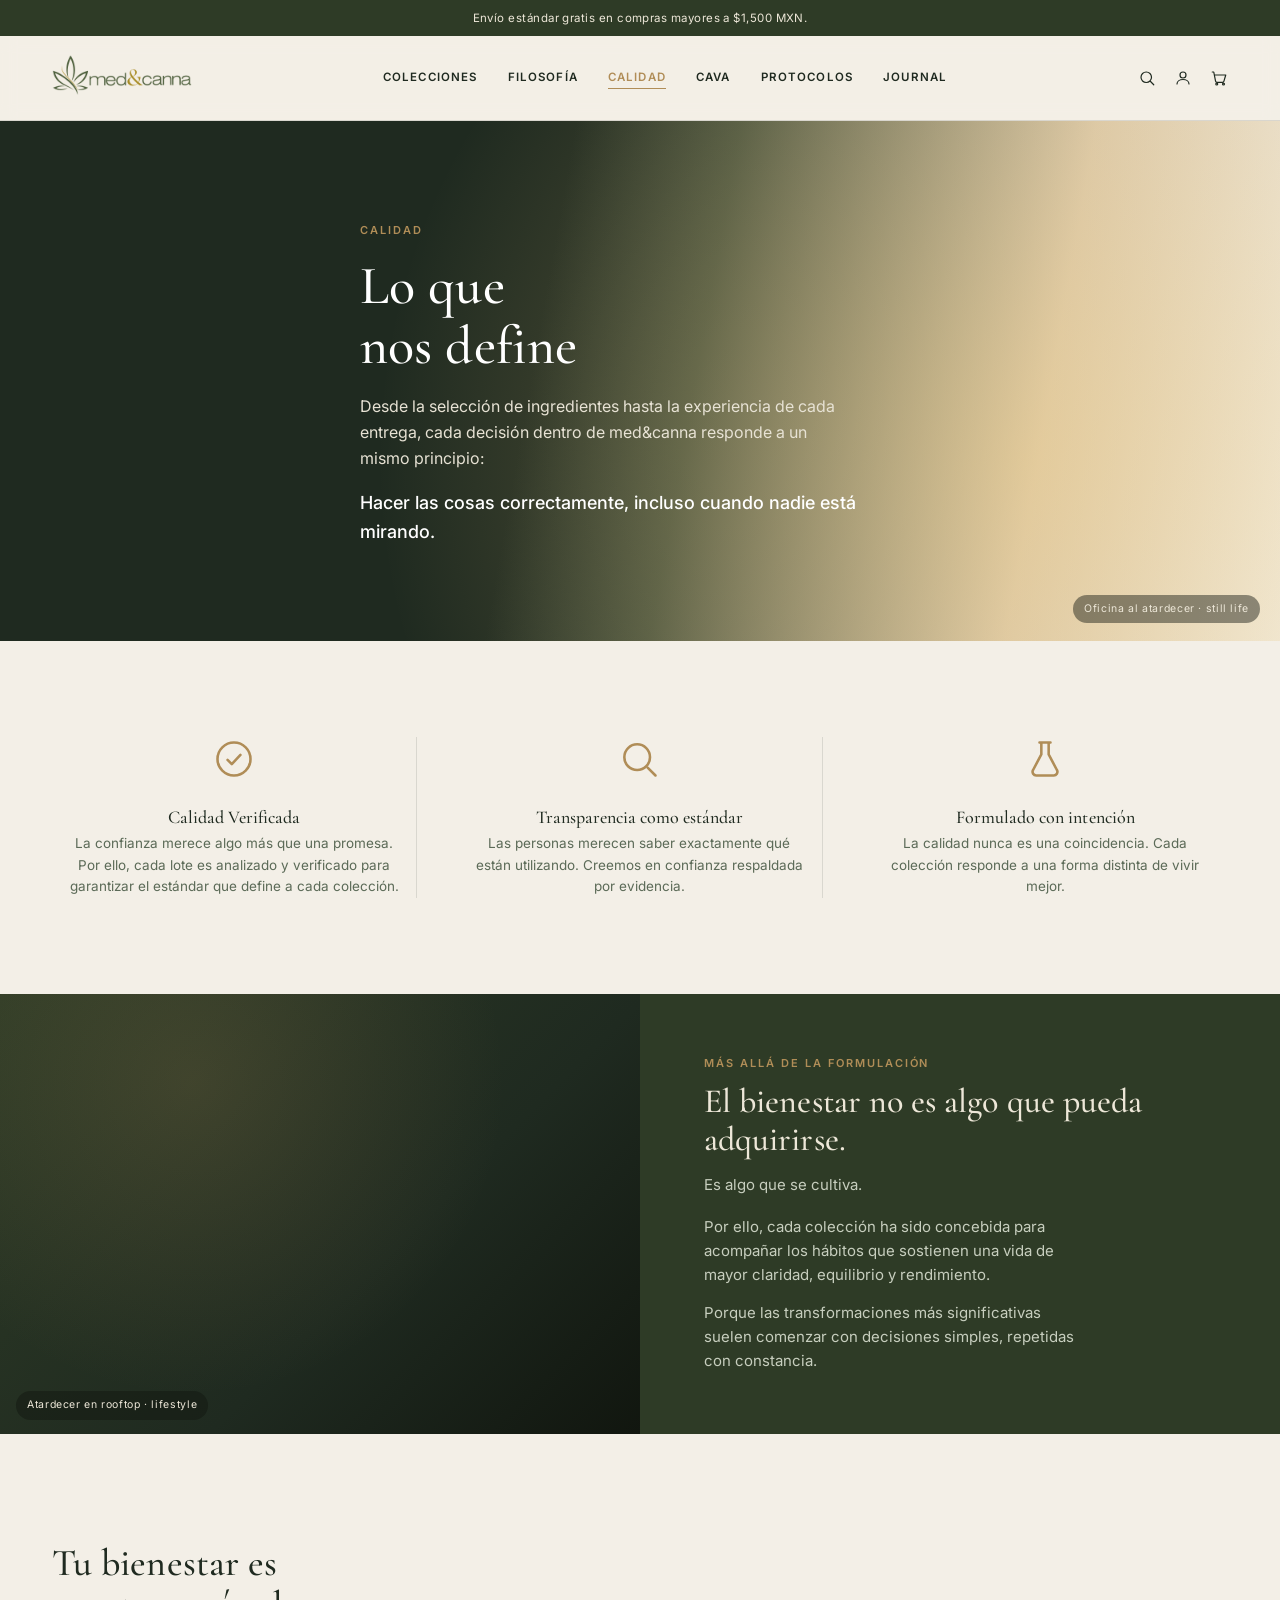
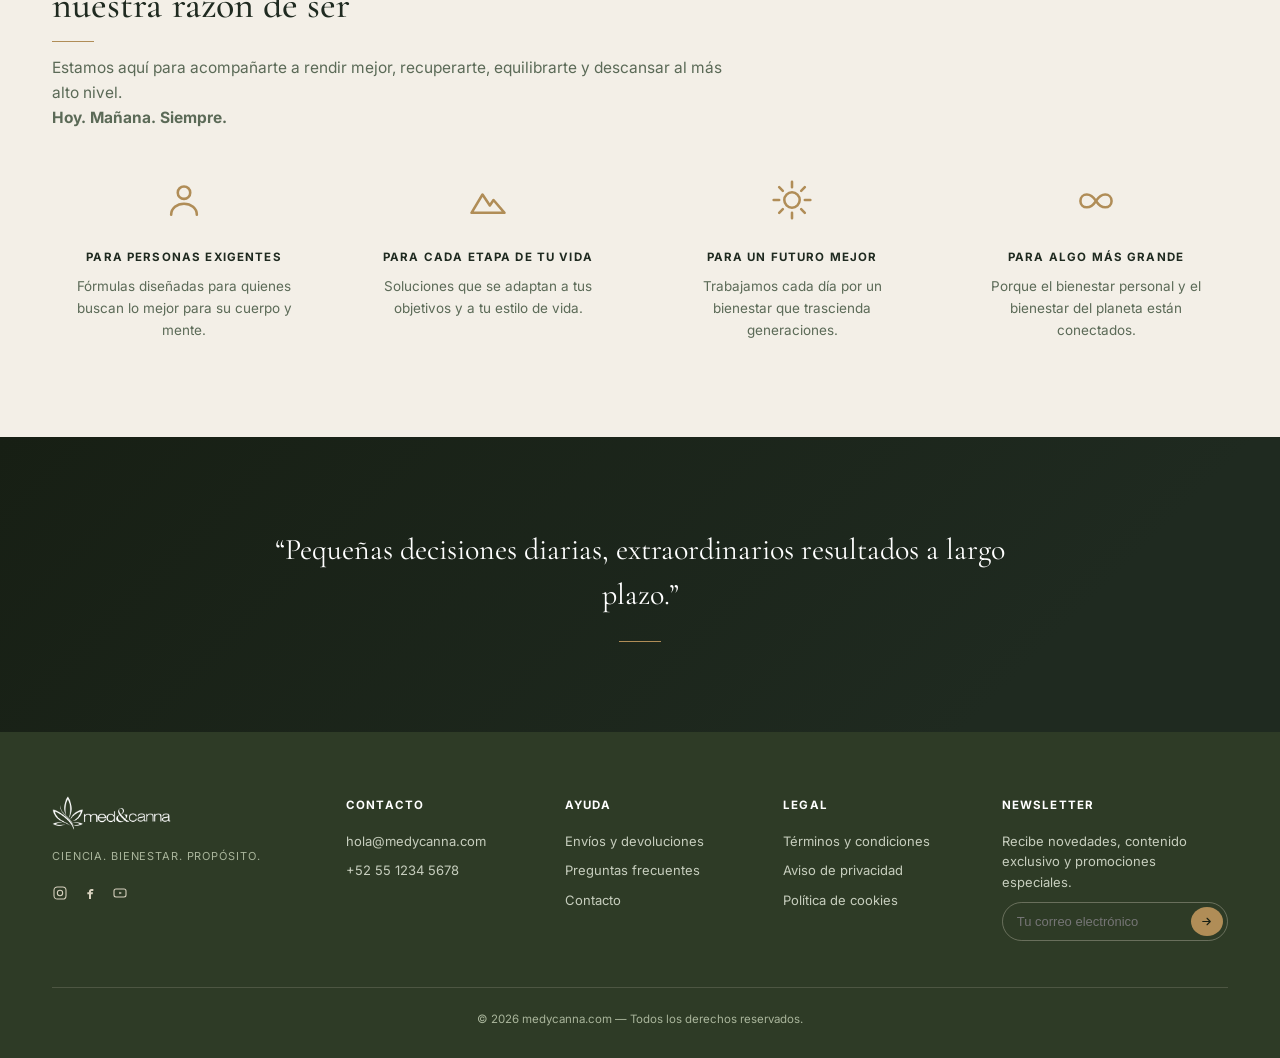
<file: public/prototype/calidad.html>
<!DOCTYPE html>
<html lang="es">
<head>
<meta charset="UTF-8">
<meta name="viewport" content="width=device-width, initial-scale=1.0">
<title>Calidad — med&amp;canna</title>
<link rel="preconnect" href="https://fonts.googleapis.com">
<link rel="preconnect" href="https://fonts.gstatic.com" crossorigin>
<link href="https://fonts.googleapis.com/css2?family=Cormorant+Garamond:wght@400;500;600&family=Inter:wght@400;500;600;700&display=swap" rel="stylesheet">
<link rel="stylesheet" href="prototype.css">
</head>
<body>

<div class="announce">Envío estándar gratis en compras mayores a $1,500 MXN.</div>
<header class="site">
  <input type="checkbox" id="menuToggle" class="menu-toggle">
  <div class="wrap bar">
    <a href="index.html" class="logo"><img src="logo.png" alt="med&amp;canna"></a>
    <nav class="main">
      <a href="colecciones/humanos.html">Colecciones</a>
      <a href="filosofia.html">Filosofía</a>
      <a href="calidad.html" class="active">Calidad</a>
      <a href="index.html#cava">Cava</a>
      <a href="index.html#protocolos">Protocolos</a>
      <a href="index.html#journal">Journal</a>
    </nav>
    <div class="icons">
      <svg viewBox="0 0 24 24" fill="none" stroke="currentColor" stroke-width="1.6"><circle cx="11" cy="11" r="7"/><path d="M21 21l-4.3-4.3" stroke-linecap="round"/></svg>
      <svg viewBox="0 0 24 24" fill="none" stroke="currentColor" stroke-width="1.6"><circle cx="12" cy="8" r="4"/><path d="M4 20c0-4 4-6 8-6s8 2 8 6" stroke-linecap="round"/></svg>
      <svg viewBox="0 0 24 24" fill="none" stroke="currentColor" stroke-width="1.6"><circle cx="9" cy="20" r="1.3"/><circle cx="18" cy="20" r="1.3"/><path d="M3 4h2l2.4 12.2a2 2 0 0 0 2 1.6h7.2a2 2 0 0 0 2-1.6L21 8H6" stroke-linecap="round" stroke-linejoin="round"/></svg>
      <label for="menuToggle" class="hamburger-btn" aria-label="Abrir menú">
        <svg class="icon-burger" viewBox="0 0 24 24" fill="none" stroke="currentColor" stroke-width="1.8"><path d="M4 7h16M4 12h16M4 17h16" stroke-linecap="round"/></svg>
        <svg class="icon-close" viewBox="0 0 24 24" fill="none" stroke="currentColor" stroke-width="1.8"><path d="M6 6l12 12M18 6L6 18" stroke-linecap="round"/></svg>
      </label>
    </div>
  </div>
  <nav class="mobile-nav">
    <a href="colecciones/humanos.html">Colecciones</a>
    <a href="filosofia.html">Filosofía</a>
    <a href="calidad.html" class="active">Calidad</a>
    <a href="index.html#cava">Cava</a>
    <a href="index.html#protocolos">Protocolos</a>
    <a href="index.html#journal">Journal</a>
  </nav>
</header>

<main>
  <!-- HERO -->
  <section class="hero-photo" style="min-height:520px;">
    <span class="ph-tag">Oficina al atardecer · still life</span>
    <div class="wrap">
      <div class="hero-copy">
        <span class="eyebrow">Calidad</span>
        <h1>Lo que<br>nos define</h1>
        <p>Desde la selección de ingredientes hasta la experiencia de cada entrega, cada decisión dentro de med&amp;canna responde a un mismo principio:</p>
        <p class="lead">Hacer las cosas correctamente, incluso cuando nadie está mirando.</p>
      </div>
    </div>
  </section>

  <!-- 3 PILARES -->
  <section class="block">
    <div class="wrap">
      <div class="cols c3">
        <div class="col-item col-divider">
          <span class="ic"><svg viewBox="0 0 24 24" fill="none" stroke="currentColor" stroke-width="1.4"><circle cx="12" cy="12" r="9"/><path d="M8.5 12.5l2.3 2.3 4.7-5" stroke-linecap="round" stroke-linejoin="round"/></svg></span>
          <h3>Calidad Verificada</h3>
          <p>La confianza merece algo más que una promesa. Por ello, cada lote es analizado y verificado para garantizar el estándar que define a cada colección.</p>
        </div>
        <div class="col-item col-divider">
          <span class="ic"><svg viewBox="0 0 24 24" fill="none" stroke="currentColor" stroke-width="1.4"><circle cx="11" cy="11" r="7"/><path d="M21 21l-4.3-4.3" stroke-linecap="round"/></svg></span>
          <h3>Transparencia como estándar</h3>
          <p>Las personas merecen saber exactamente qué están utilizando. Creemos en confianza respaldada por evidencia.</p>
        </div>
        <div class="col-item">
          <span class="ic"><svg viewBox="0 0 24 24" fill="none" stroke="currentColor" stroke-width="1.4"><path d="M9 3h6M10 3v6.5L5.5 18a2 2 0 0 0 1.8 3h9.4a2 2 0 0 0 1.8-3L14 9.5V3" stroke-linecap="round" stroke-linejoin="round"/></svg></span>
          <h3>Formulado con intención</h3>
          <p>La calidad nunca es una coincidencia. Cada colección responde a una forma distinta de vivir mejor.</p>
        </div>
      </div>
    </div>
  </section>

  <!-- MÁS ALLÁ DE LA FORMULACIÓN -->
  <section class="split on-green">
    <div class="img-ph"><span class="ph-tag">Atardecer en rooftop · lifestyle</span></div>
    <div class="text-side">
      <span class="eyebrow">Más allá de la formulación</span>
      <h2>El bienestar no es algo que pueda adquirirse.</h2>
      <p>Es algo que se cultiva.</p>
      <p class="tight">Por ello, cada colección ha sido concebida para acompañar los hábitos que sostienen una vida de mayor claridad, equilibrio y rendimiento.</p>
      <p>Porque las transformaciones más significativas suelen comenzar con decisiones simples, repetidas con constancia.</p>
    </div>
  </section>

  <!-- TU BIENESTAR -->
  <section class="block">
    <div class="wrap">
      <div class="sec-head">
        <h2>Tu bienestar es<br>nuestra razón de ser</h2>
        <div class="rule"></div>
        <p>Estamos aquí para acompañarte a rendir mejor, recuperarte, equilibrarte y descansar al más alto nivel.<br><b>Hoy. Mañana. Siempre.</b></p>
      </div>
      <div class="cols c4" style="margin-top:48px;">
        <div class="col-item">
          <span class="ic"><svg viewBox="0 0 24 24" fill="none" stroke="currentColor" stroke-width="1.4"><circle cx="12" cy="8" r="3.4"/><path d="M5 20c0-3.5 3.2-6 7-6s7 2.5 7 6" stroke-linecap="round"/></svg></span>
          <div class="lbl">Para personas exigentes</div>
          <p>Fórmulas diseñadas para quienes buscan lo mejor para su cuerpo y mente.</p>
        </div>
        <div class="col-item">
          <span class="ic"><svg viewBox="0 0 24 24" fill="none" stroke="currentColor" stroke-width="1.4"><path d="M3 19l6-10 4 6 2-3 6 7H3z" stroke-linejoin="round"/></svg></span>
          <div class="lbl">Para cada etapa de tu vida</div>
          <p>Soluciones que se adaptan a tus objetivos y a tu estilo de vida.</p>
        </div>
        <div class="col-item">
          <span class="ic"><svg viewBox="0 0 24 24" fill="none" stroke="currentColor" stroke-width="1.4"><circle cx="12" cy="12" r="4.2"/><path d="M12 2v3M12 19v3M2 12h3M19 12h3M5 5l2 2M17 17l2 2M5 19l2-2M17 7l2-2" stroke-linecap="round"/></svg></span>
          <div class="lbl">Para un futuro mejor</div>
          <p>Trabajamos cada día por un bienestar que trascienda generaciones.</p>
        </div>
        <div class="col-item">
          <span class="ic"><svg viewBox="0 0 24 24" fill="none" stroke="currentColor" stroke-width="1.4"><path d="M7 9c-2 0-3.5 1.5-3.5 3.5S5 16 7 16c2.5 0 4-2 5-3.5 1 1.5 2.5 3.5 5 3.5 2 0 3.5-1.5 3.5-3.5S19 9 17 9c-2.5 0-4 2-5 3.5C11 11 9.5 9 7 9z"/></svg></span>
          <div class="lbl">Para algo más grande</div>
          <p>Porque el bienestar personal y el bienestar del planeta están conectados.</p>
        </div>
      </div>
    </div>
  </section>

  <!-- QUOTE -->
  <section class="quote-band">
    <div class="wrap">
      <p>“Pequeñas decisiones diarias, extraordinarios resultados a largo plazo.”</p>
      <div class="rule center"></div>
    </div>
  </section>
</main>

<footer class="site">
  <div class="wrap">
    <div class="foot-grid">
      <div class="foot-brand">
        <a href="index.html" class="logo"><img src="logo.png" alt="med&amp;canna"></a>
        <div class="tag">Ciencia. Bienestar. Propósito.</div>
        <div class="foot-social">
          <svg viewBox="0 0 24 24" fill="none" stroke="currentColor" stroke-width="1.6"><rect x="3" y="3" width="18" height="18" rx="5"/><circle cx="12" cy="12" r="4"/></svg>
          <svg viewBox="0 0 24 24" fill="currentColor"><path d="M14 9h3V6h-3c-2 0-3.5 1.5-3.5 3.5V11H8v3h2.5v7h3v-7H16l.5-3h-3V9.8c0-.5.2-.8.5-.8z"/></svg>
          <svg viewBox="0 0 24 24" fill="none" stroke="currentColor" stroke-width="1.6"><rect x="3" y="6" width="18" height="12" rx="3"/><path d="M11 10l4 2-4 2v-4z" fill="currentColor" stroke="none"/></svg>
        </div>
      </div>
      <div class="foot-col">
        <h5>Contacto</h5>
        <a href="mailto:hola@medycanna.com">hola@medycanna.com</a>
        <a href="tel:+525512345678">+52 55 1234 5678</a>
      </div>
      <div class="foot-col">
        <h5>Ayuda</h5>
        <a href="#">Envíos y devoluciones</a>
        <a href="#">Preguntas frecuentes</a>
        <a href="#">Contacto</a>
      </div>
      <div class="foot-col">
        <h5>Legal</h5>
        <a href="#">Términos y condiciones</a>
        <a href="#">Aviso de privacidad</a>
        <a href="#">Política de cookies</a>
      </div>
      <div class="foot-col foot-news">
        <h5>Newsletter</h5>
        <p>Recibe novedades, contenido exclusivo y promociones especiales.</p>
        <div class="row">
          <input type="email" placeholder="Tu correo electrónico" disabled>
          <button type="button" aria-label="Suscribirse"><svg viewBox="0 0 24 24" fill="none" stroke="currentColor" stroke-width="2"><path d="M5 12h14M13 6l6 6-6 6" stroke-linecap="round" stroke-linejoin="round"/></svg></button>
        </div>
      </div>
    </div>
    <div class="foot-bottom">© 2026 medycanna.com — Todos los derechos reservados.</div>
  </div>
</footer>

</body>
</html>
</file>
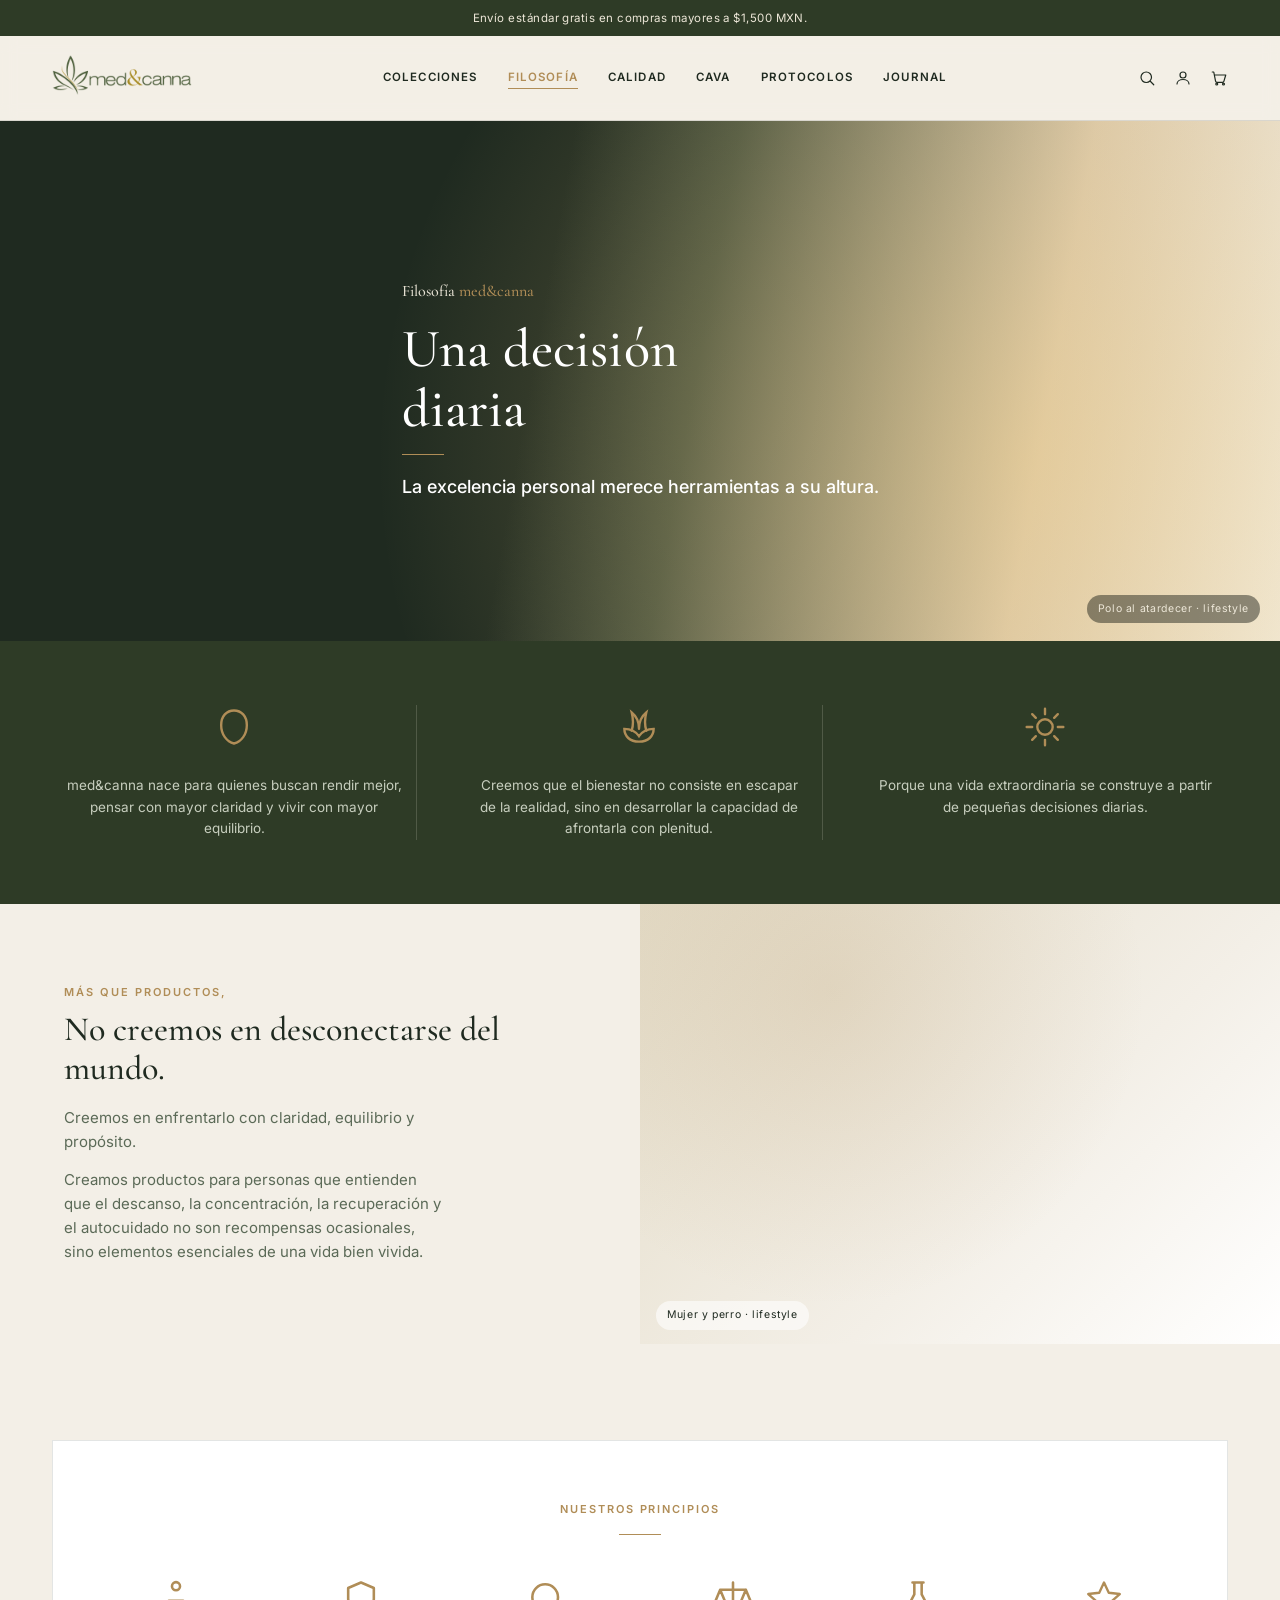
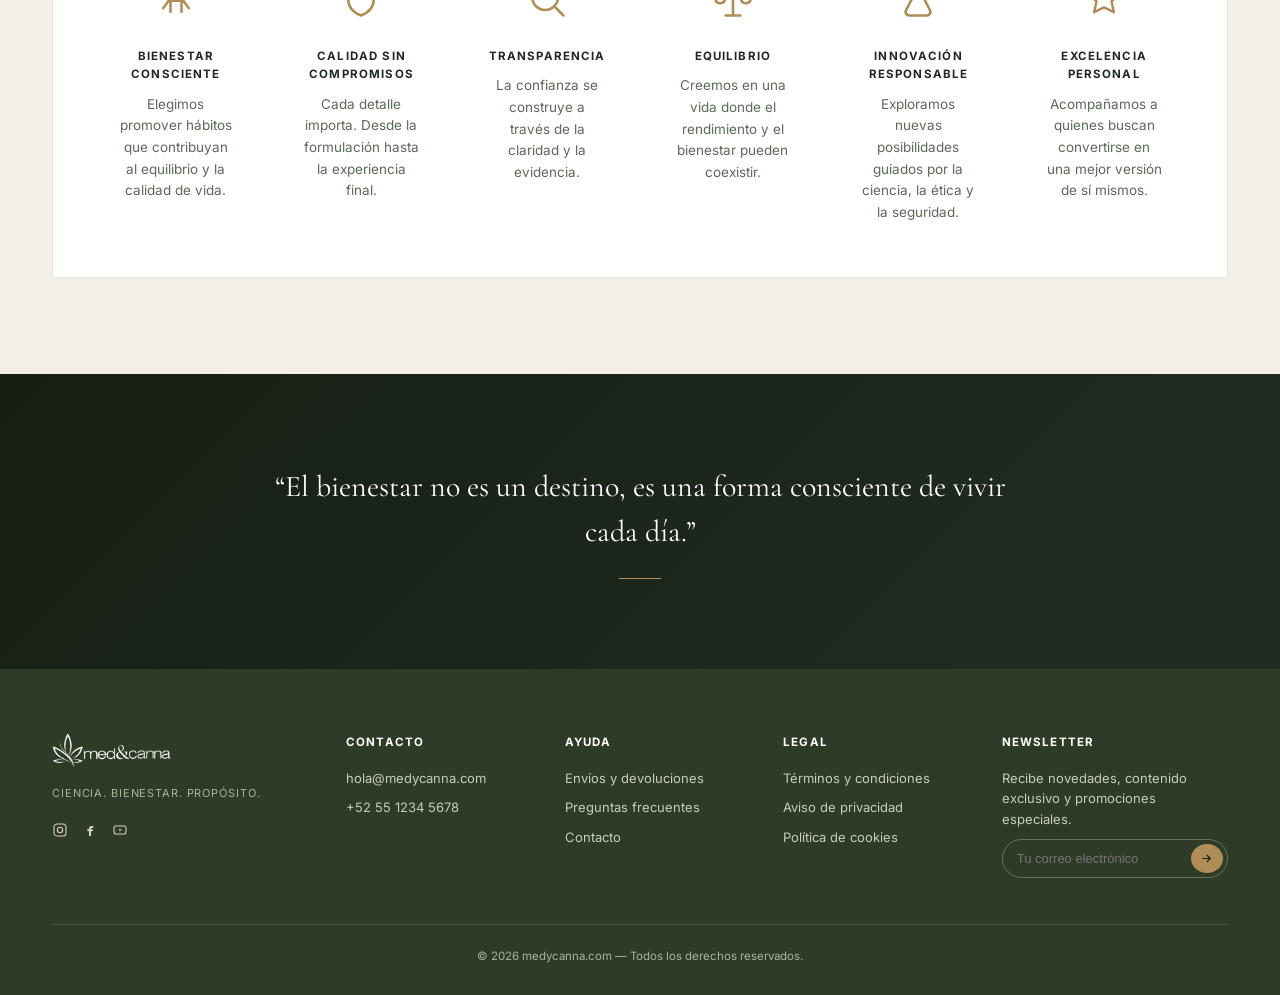
<file: public/prototype/filosofia.html>
<!DOCTYPE html>
<html lang="es">
<head>
<meta charset="UTF-8">
<meta name="viewport" content="width=device-width, initial-scale=1.0">
<title>Filosofía — med&amp;canna</title>
<link rel="preconnect" href="https://fonts.googleapis.com">
<link rel="preconnect" href="https://fonts.gstatic.com" crossorigin>
<link href="https://fonts.googleapis.com/css2?family=Cormorant+Garamond:wght@400;500;600&family=Inter:wght@400;500;600;700&display=swap" rel="stylesheet">
<link rel="stylesheet" href="prototype.css">
</head>
<body>

<div class="announce">Envío estándar gratis en compras mayores a $1,500 MXN.</div>
<header class="site">
  <input type="checkbox" id="menuToggle" class="menu-toggle">
  <div class="wrap bar">
    <a href="index.html" class="logo"><img src="logo.png" alt="med&amp;canna"></a>
    <nav class="main">
      <a href="colecciones/humanos.html">Colecciones</a>
      <a href="filosofia.html" class="active">Filosofía</a>
      <a href="calidad.html">Calidad</a>
      <a href="index.html#cava">Cava</a>
      <a href="index.html#protocolos">Protocolos</a>
      <a href="index.html#journal">Journal</a>
    </nav>
    <div class="icons">
      <svg viewBox="0 0 24 24" fill="none" stroke="currentColor" stroke-width="1.6"><circle cx="11" cy="11" r="7"/><path d="M21 21l-4.3-4.3" stroke-linecap="round"/></svg>
      <svg viewBox="0 0 24 24" fill="none" stroke="currentColor" stroke-width="1.6"><circle cx="12" cy="8" r="4"/><path d="M4 20c0-4 4-6 8-6s8 2 8 6" stroke-linecap="round"/></svg>
      <svg viewBox="0 0 24 24" fill="none" stroke="currentColor" stroke-width="1.6"><circle cx="9" cy="20" r="1.3"/><circle cx="18" cy="20" r="1.3"/><path d="M3 4h2l2.4 12.2a2 2 0 0 0 2 1.6h7.2a2 2 0 0 0 2-1.6L21 8H6" stroke-linecap="round" stroke-linejoin="round"/></svg>
      <label for="menuToggle" class="hamburger-btn" aria-label="Abrir menú">
        <svg class="icon-burger" viewBox="0 0 24 24" fill="none" stroke="currentColor" stroke-width="1.8"><path d="M4 7h16M4 12h16M4 17h16" stroke-linecap="round"/></svg>
        <svg class="icon-close" viewBox="0 0 24 24" fill="none" stroke="currentColor" stroke-width="1.8"><path d="M6 6l12 12M18 6L6 18" stroke-linecap="round"/></svg>
      </label>
    </div>
  </div>
  <nav class="mobile-nav">
    <a href="colecciones/humanos.html">Colecciones</a>
    <a href="filosofia.html" class="active">Filosofía</a>
    <a href="calidad.html">Calidad</a>
    <a href="index.html#cava">Cava</a>
    <a href="index.html#protocolos">Protocolos</a>
    <a href="index.html#journal">Journal</a>
  </nav>
</header>

<main>
  <!-- HERO -->
  <section class="hero-photo" style="min-height:520px;">
    <span class="ph-tag">Polo al atardecer · lifestyle</span>
    <div class="wrap">
      <div class="hero-copy">
        <p class="hero-kicker">Filosofía <span class="hl-gold">med&amp;canna</span></p>
        <h1>Una decisión<br>diaria</h1>
        <div class="rule"></div>
        <p class="lead">La excelencia personal merece herramientas a su altura.</p>
      </div>
    </div>
  </section>

  <!-- CREENCIAS -->
  <section class="band-dark">
    <div class="wrap">
      <div class="cols c3" style="padding:64px 0;">
        <div class="col-item col-divider">
          <span class="ic"><svg viewBox="0 0 24 24" fill="none" stroke="currentColor" stroke-width="1.3"><path d="M12 21c-4-1-7-5-7-10C5 6 8 3 12 3s7 3 7 8c0 5-3 9-7 10z"/></svg></span>
          <p>med&amp;canna nace para quienes buscan rendir mejor, pensar con mayor claridad y vivir con mayor equilibrio.</p>
        </div>
        <div class="col-item col-divider">
          <span class="ic"><svg viewBox="0 0 24 24" fill="none" stroke="currentColor" stroke-width="1.3"><path d="M12 20c-5 0-8-3-8-7 3 0 6 1 8 4 2-3 5-4 8-4 0 4-3 7-8 7z"/><path d="M12 13c0-4 1.5-7 4-9-1 4-1 7 0 10M12 13c0-4-1.5-7-4-9 1 4 1 7 0 10" stroke-linecap="round"/></svg></span>
          <p>Creemos que el bienestar no consiste en escapar de la realidad, sino en desarrollar la capacidad de afrontarla con plenitud.</p>
        </div>
        <div class="col-item">
          <span class="ic"><svg viewBox="0 0 24 24" fill="none" stroke="currentColor" stroke-width="1.3"><circle cx="12" cy="12" r="4.2"/><path d="M12 2v3M12 19v3M2 12h3M19 12h3M5 5l2 2M17 17l2 2M5 19l2-2M17 7l2-2" stroke-linecap="round"/></svg></span>
          <p>Porque una vida extraordinaria se construye a partir de pequeñas decisiones diarias.</p>
        </div>
      </div>
    </div>
  </section>

  <!-- NO CREEMOS EN DESCONECTARSE -->
  <section class="split rev on-cream">
    <div class="img-ph light"><span class="ph-tag">Mujer y perro · lifestyle</span></div>
    <div class="text-side">
      <span class="eyebrow">Más que productos,</span>
      <h2>No creemos en desconectarse del mundo.</h2>
      <p class="tight">Creemos en enfrentarlo con claridad, equilibrio y propósito.</p>
      <p>Creamos productos para personas que entienden que el descanso, la concentración, la recuperación y el autocuidado no son recompensas ocasionales, sino elementos esenciales de una vida bien vivida.</p>
    </div>
  </section>

  <!-- PRINCIPIOS -->
  <section class="block">
    <div class="wrap">
      <div class="box-panel">
        <div class="sec-head center">
          <span class="eyebrow">Nuestros principios</span>
          <div class="rule center"></div>
        </div>
        <div class="cols c6" style="margin-top:42px;">
          <div class="col-item">
            <span class="ic"><svg viewBox="0 0 24 24" fill="none" stroke="currentColor" stroke-width="1.4"><circle cx="12" cy="5" r="2.2"/><path d="M5 17l3-4h8l3 4M9 13v6M15 13v6" stroke-linecap="round" stroke-linejoin="round"/></svg></span>
            <div class="lbl">Bienestar consciente</div>
            <p>Elegimos promover hábitos que contribuyan al equilibrio y la calidad de vida.</p>
          </div>
          <div class="col-item">
            <span class="ic"><svg viewBox="0 0 24 24" fill="none" stroke="currentColor" stroke-width="1.4"><path d="M12 3l7 3v6c0 5-3.2 7.5-7 9-3.8-1.5-7-4-7-9V6l7-3z" stroke-linejoin="round"/></svg></span>
            <div class="lbl">Calidad sin compromisos</div>
            <p>Cada detalle importa. Desde la formulación hasta la experiencia final.</p>
          </div>
          <div class="col-item">
            <span class="ic"><svg viewBox="0 0 24 24" fill="none" stroke="currentColor" stroke-width="1.4"><circle cx="11" cy="11" r="7"/><path d="M21 21l-4.3-4.3" stroke-linecap="round"/></svg></span>
            <div class="lbl">Transparencia</div>
            <p>La confianza se construye a través de la claridad y la evidencia.</p>
          </div>
          <div class="col-item">
            <span class="ic"><svg viewBox="0 0 24 24" fill="none" stroke="currentColor" stroke-width="1.4"><path d="M12 3v18M5 7l-2.5 6a3 3 0 0 0 5 0L5 7zM19 7l-2.5 6a3 3 0 0 0 5 0L19 7zM5 7h14M8 21h8" stroke-linecap="round" stroke-linejoin="round"/></svg></span>
            <div class="lbl">Equilibrio</div>
            <p>Creemos en una vida donde el rendimiento y el bienestar pueden coexistir.</p>
          </div>
          <div class="col-item">
            <span class="ic"><svg viewBox="0 0 24 24" fill="none" stroke="currentColor" stroke-width="1.4"><path d="M9 3h6M10 3v6.5L5.5 18a2 2 0 0 0 1.8 3h9.4a2 2 0 0 0 1.8-3L14 9.5V3" stroke-linecap="round" stroke-linejoin="round"/></svg></span>
            <div class="lbl">Innovación responsable</div>
            <p>Exploramos nuevas posibilidades guiados por la ciencia, la ética y la seguridad.</p>
          </div>
          <div class="col-item">
            <span class="ic"><svg viewBox="0 0 24 24" fill="none" stroke="currentColor" stroke-width="1.3"><path d="M12 3l2.6 5.6 6 .7-4.5 4 1.3 5.9L12 16.6 6.6 19.2l1.3-5.9-4.5-4 6-.7L12 3z" stroke-linejoin="round"/></svg></span>
            <div class="lbl">Excelencia personal</div>
            <p>Acompañamos a quienes buscan convertirse en una mejor versión de sí mismos.</p>
          </div>
        </div>
      </div>
    </div>
  </section>

  <!-- QUOTE -->
  <section class="quote-band">
    <div class="wrap">
      <p>“El bienestar no es un destino, es una forma consciente de vivir cada día.”</p>
      <div class="rule center"></div>
    </div>
  </section>
</main>

<footer class="site">
  <div class="wrap">
    <div class="foot-grid">
      <div class="foot-brand">
        <a href="index.html" class="logo"><img src="logo.png" alt="med&amp;canna"></a>
        <div class="tag">Ciencia. Bienestar. Propósito.</div>
        <div class="foot-social">
          <svg viewBox="0 0 24 24" fill="none" stroke="currentColor" stroke-width="1.6"><rect x="3" y="3" width="18" height="18" rx="5"/><circle cx="12" cy="12" r="4"/></svg>
          <svg viewBox="0 0 24 24" fill="currentColor"><path d="M14 9h3V6h-3c-2 0-3.5 1.5-3.5 3.5V11H8v3h2.5v7h3v-7H16l.5-3h-3V9.8c0-.5.2-.8.5-.8z"/></svg>
          <svg viewBox="0 0 24 24" fill="none" stroke="currentColor" stroke-width="1.6"><rect x="3" y="6" width="18" height="12" rx="3"/><path d="M11 10l4 2-4 2v-4z" fill="currentColor" stroke="none"/></svg>
        </div>
      </div>
      <div class="foot-col">
        <h5>Contacto</h5>
        <a href="mailto:hola@medycanna.com">hola@medycanna.com</a>
        <a href="tel:+525512345678">+52 55 1234 5678</a>
      </div>
      <div class="foot-col">
        <h5>Ayuda</h5>
        <a href="#">Envíos y devoluciones</a>
        <a href="#">Preguntas frecuentes</a>
        <a href="#">Contacto</a>
      </div>
      <div class="foot-col">
        <h5>Legal</h5>
        <a href="#">Términos y condiciones</a>
        <a href="#">Aviso de privacidad</a>
        <a href="#">Política de cookies</a>
      </div>
      <div class="foot-col foot-news">
        <h5>Newsletter</h5>
        <p>Recibe novedades, contenido exclusivo y promociones especiales.</p>
        <div class="row">
          <input type="email" placeholder="Tu correo electrónico" disabled>
          <button type="button" aria-label="Suscribirse"><svg viewBox="0 0 24 24" fill="none" stroke="currentColor" stroke-width="2"><path d="M5 12h14M13 6l6 6-6 6" stroke-linecap="round" stroke-linejoin="round"/></svg></button>
        </div>
      </div>
    </div>
    <div class="foot-bottom">© 2026 medycanna.com — Todos los derechos reservados.</div>
  </div>
</footer>

</body>
</html>
</file>
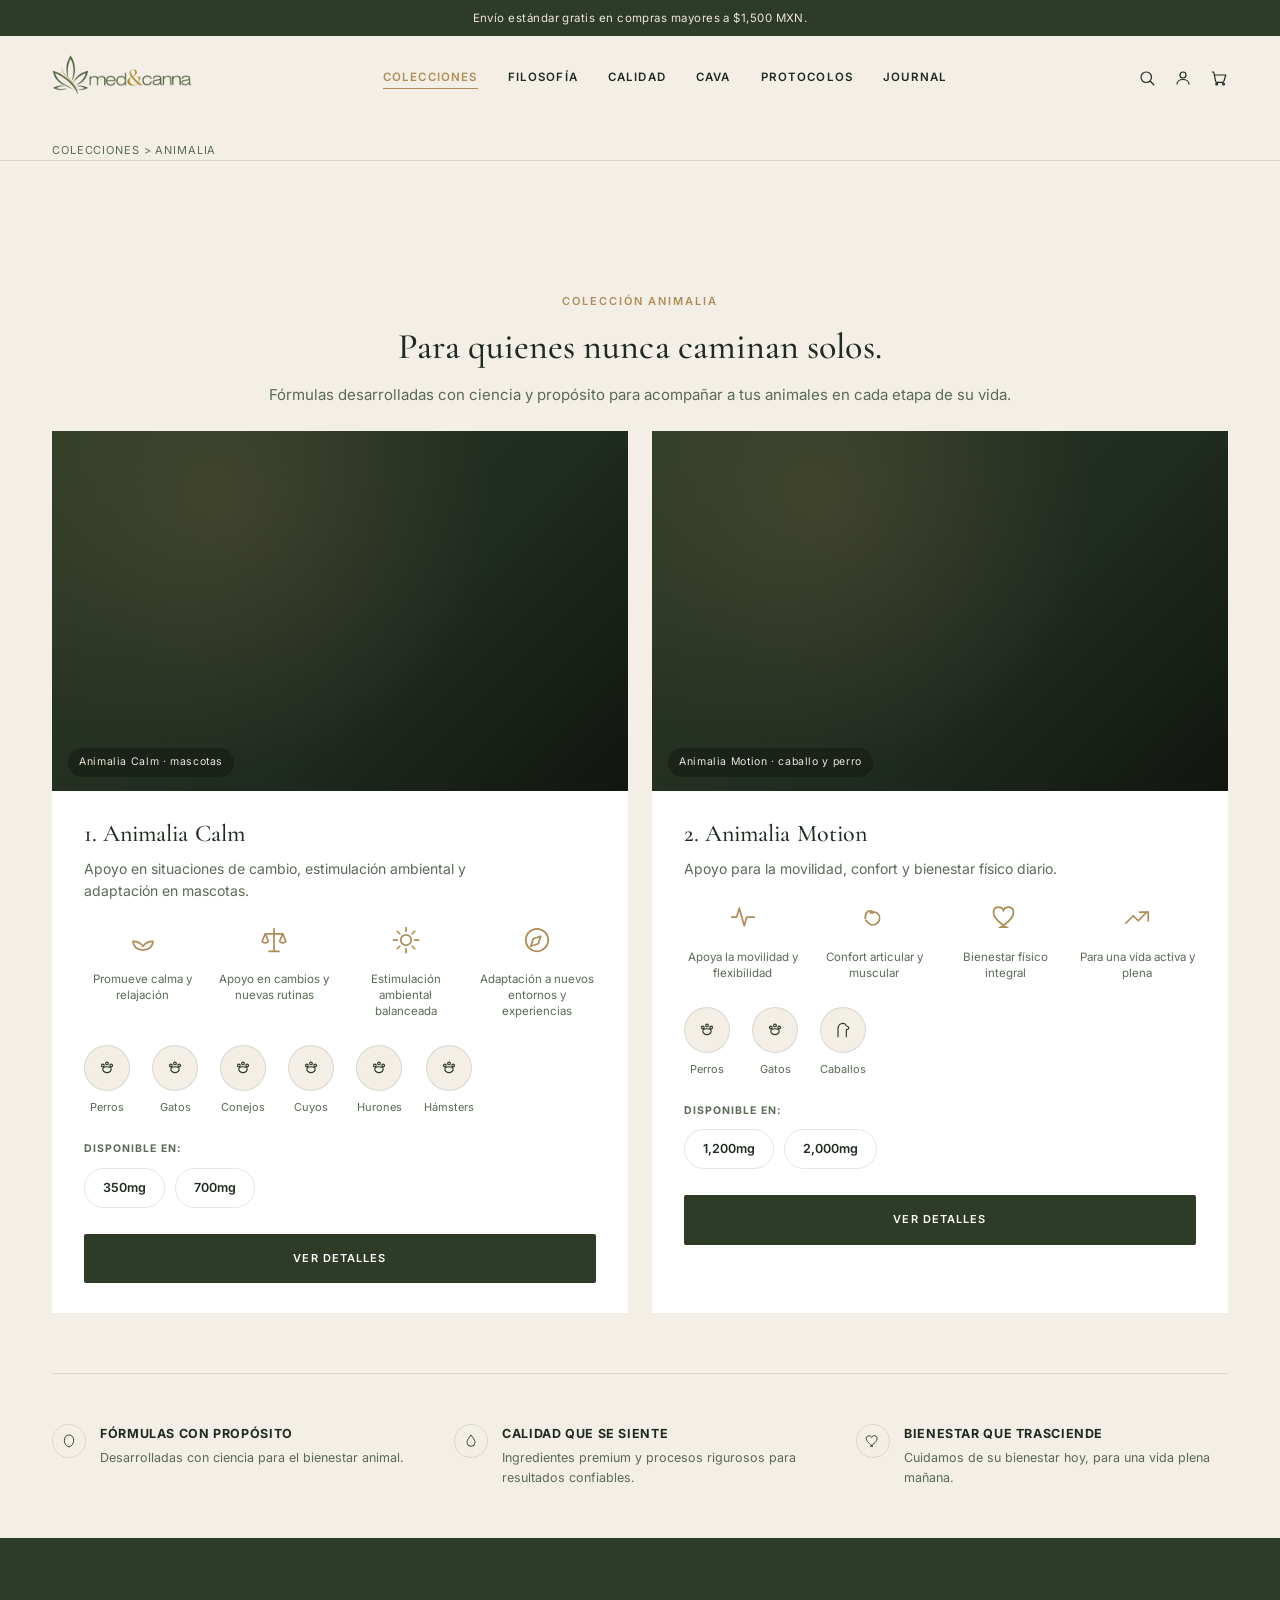
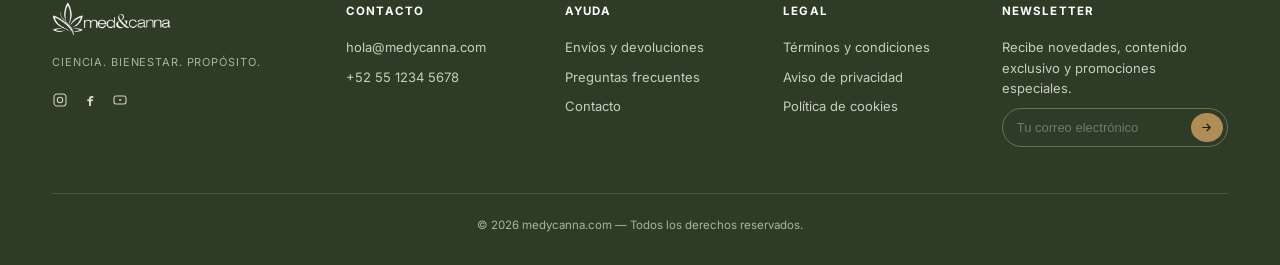
<file: public/prototype/colecciones/animalia.html>
<!DOCTYPE html>
<html lang="es">
<head>
<meta charset="UTF-8">
<meta name="viewport" content="width=device-width, initial-scale=1.0">
<title>Colección Animalia — med&amp;canna</title>
<link rel="preconnect" href="https://fonts.googleapis.com">
<link rel="preconnect" href="https://fonts.gstatic.com" crossorigin>
<link href="https://fonts.googleapis.com/css2?family=Cormorant+Garamond:wght@400;500;600&family=Inter:wght@400;500;600;700&display=swap" rel="stylesheet">
<link rel="stylesheet" href="../prototype.css">
</head>
<body>

<div class="announce">Envío estándar gratis en compras mayores a $1,500 MXN.</div>
<header class="site">
  <input type="checkbox" id="menuToggle" class="menu-toggle">
  <div class="wrap bar">
    <a href="../index.html" class="logo"><img src="../logo.png" alt="med&amp;canna"></a>
    <nav class="main">
      <a href="../index.html#colecciones" class="active">Colecciones</a>
      <a href="../filosofia.html">Filosofía</a>
      <a href="../calidad.html">Calidad</a>
      <a href="../index.html#cava">Cava</a>
      <a href="../index.html#protocolos">Protocolos</a>
      <a href="../index.html#journal">Journal</a>
    </nav>
    <div class="icons">
      <svg viewBox="0 0 24 24" fill="none" stroke="currentColor" stroke-width="1.6"><circle cx="11" cy="11" r="7"/><path d="M21 21l-4.3-4.3" stroke-linecap="round"/></svg>
      <svg viewBox="0 0 24 24" fill="none" stroke="currentColor" stroke-width="1.6"><circle cx="12" cy="8" r="4"/><path d="M4 20c0-4 4-6 8-6s8 2 8 6" stroke-linecap="round"/></svg>
      <svg viewBox="0 0 24 24" fill="none" stroke="currentColor" stroke-width="1.6"><circle cx="9" cy="20" r="1.3"/><circle cx="18" cy="20" r="1.3"/><path d="M3 4h2l2.4 12.2a2 2 0 0 0 2 1.6h7.2a2 2 0 0 0 2-1.6L21 8H6" stroke-linecap="round" stroke-linejoin="round"/></svg>
      <label for="menuToggle" class="hamburger-btn" aria-label="Abrir menú">
        <svg class="icon-burger" viewBox="0 0 24 24" fill="none" stroke="currentColor" stroke-width="1.8"><path d="M4 7h16M4 12h16M4 17h16" stroke-linecap="round"/></svg>
        <svg class="icon-close" viewBox="0 0 24 24" fill="none" stroke="currentColor" stroke-width="1.8"><path d="M6 6l12 12M18 6L6 18" stroke-linecap="round"/></svg>
      </label>
    </div>
  </div>
  <nav class="mobile-nav">
    <a href="../index.html#colecciones" class="active">Colecciones</a>
    <a href="../filosofia.html">Filosofía</a>
    <a href="../calidad.html">Calidad</a>
    <a href="../index.html#cava">Cava</a>
    <a href="../index.html#protocolos">Protocolos</a>
    <a href="../index.html#journal">Journal</a>
  </nav>
  <div class="wrap">
    <div class="crumbs"><a href="../index.html#colecciones">Colecciones</a> &gt; Animalia</div>
  </div>
</header>

<main>
  <section class="block" style="padding-bottom:0;">
    <div class="wrap">
      <div class="coll-header">
        <span class="eyebrow">Colección Animalia</span>
        <h1>Para quienes nunca caminan solos.</h1>
        <p>Fórmulas desarrolladas con ciencia y propósito para acompañar a tus animales en cada etapa de su vida.</p>
      </div>

      <div class="animalia-grid">
        <!-- ANIMALIA CALM -->
        <div class="animalia-card">
          <div class="img-ph"><span class="ph-tag">Animalia Calm · mascotas</span></div>
          <div class="body">
            <h2>1. Animalia Calm</h2>
            <p class="desc">Apoyo en situaciones de cambio, estimulación ambiental y adaptación en mascotas.</p>
            <div class="feat-row">
              <div class="f"><span class="ic"><svg viewBox="0 0 24 24" fill="none" stroke="currentColor" stroke-width="1.4"><path d="M12 20c-5 0-8-3-8-7 3 0 6 1 8 4 2-3 5-4 8-4 0 4-3 7-8 7z"/></svg></span><span>Promueve calma y relajación</span></div>
              <div class="f"><span class="ic"><svg viewBox="0 0 24 24" fill="none" stroke="currentColor" stroke-width="1.4"><path d="M12 3v18M5 7l-2.5 6a3 3 0 0 0 5 0L5 7zM19 7l-2.5 6a3 3 0 0 0 5 0L19 7zM5 7h14M8 21h8" stroke-linecap="round" stroke-linejoin="round"/></svg></span><span>Apoyo en cambios y nuevas rutinas</span></div>
              <div class="f"><span class="ic"><svg viewBox="0 0 24 24" fill="none" stroke="currentColor" stroke-width="1.4"><circle cx="12" cy="12" r="4.2"/><path d="M12 2v3M12 19v3M2 12h3M19 12h3M5 5l2 2M17 17l2 2M5 19l2-2M17 7l2-2" stroke-linecap="round"/></svg></span><span>Estimulación ambiental balanceada</span></div>
              <div class="f"><span class="ic"><svg viewBox="0 0 24 24" fill="none" stroke="currentColor" stroke-width="1.4"><circle cx="12" cy="12" r="9"/><path d="M15 9l-2 6-6 2 2-6 6-2z" stroke-linejoin="round"/></svg></span><span>Adaptación a nuevos entornos y experiencias</span></div>
            </div>
            <div class="species-row">
              <div class="sp"><span class="dot"><svg viewBox="0 0 24 24" fill="none" stroke="currentColor" stroke-width="1.4"><circle cx="7" cy="9" r="1.6"/><circle cx="12" cy="6.5" r="1.6"/><circle cx="17" cy="9" r="1.6"/><path d="M7 13.5c0-1.8 2-3 5-3s5 1.2 5 3-2 4-5 4-5-2.2-5-4z"/></svg></span><span>Perros</span></div>
              <div class="sp"><span class="dot"><svg viewBox="0 0 24 24" fill="none" stroke="currentColor" stroke-width="1.4"><circle cx="7" cy="9" r="1.6"/><circle cx="12" cy="6.5" r="1.6"/><circle cx="17" cy="9" r="1.6"/><path d="M7 13.5c0-1.8 2-3 5-3s5 1.2 5 3-2 4-5 4-5-2.2-5-4z"/></svg></span><span>Gatos</span></div>
              <div class="sp"><span class="dot"><svg viewBox="0 0 24 24" fill="none" stroke="currentColor" stroke-width="1.4"><circle cx="7" cy="9" r="1.6"/><circle cx="12" cy="6.5" r="1.6"/><circle cx="17" cy="9" r="1.6"/><path d="M7 13.5c0-1.8 2-3 5-3s5 1.2 5 3-2 4-5 4-5-2.2-5-4z"/></svg></span><span>Conejos</span></div>
              <div class="sp"><span class="dot"><svg viewBox="0 0 24 24" fill="none" stroke="currentColor" stroke-width="1.4"><circle cx="7" cy="9" r="1.6"/><circle cx="12" cy="6.5" r="1.6"/><circle cx="17" cy="9" r="1.6"/><path d="M7 13.5c0-1.8 2-3 5-3s5 1.2 5 3-2 4-5 4-5-2.2-5-4z"/></svg></span><span>Cuyos</span></div>
              <div class="sp"><span class="dot"><svg viewBox="0 0 24 24" fill="none" stroke="currentColor" stroke-width="1.4"><circle cx="7" cy="9" r="1.6"/><circle cx="12" cy="6.5" r="1.6"/><circle cx="17" cy="9" r="1.6"/><path d="M7 13.5c0-1.8 2-3 5-3s5 1.2 5 3-2 4-5 4-5-2.2-5-4z"/></svg></span><span>Hurones</span></div>
              <div class="sp"><span class="dot"><svg viewBox="0 0 24 24" fill="none" stroke="currentColor" stroke-width="1.4"><circle cx="7" cy="9" r="1.6"/><circle cx="12" cy="6.5" r="1.6"/><circle cx="17" cy="9" r="1.6"/><path d="M7 13.5c0-1.8 2-3 5-3s5 1.2 5 3-2 4-5 4-5-2.2-5-4z"/></svg></span><span>Hámsters</span></div>
            </div>
            <div class="mg-label">Disponible en:</div>
            <div class="mg-row"><span class="mg-pill">350mg</span><span class="mg-pill">700mg</span></div>
            <a class="btn btn-dark" href="#calm">Ver detalles</a>
          </div>
        </div>

        <!-- ANIMALIA MOTION -->
        <div class="animalia-card">
          <div class="img-ph"><span class="ph-tag">Animalia Motion · caballo y perro</span></div>
          <div class="body">
            <h2>2. Animalia Motion</h2>
            <p class="desc">Apoyo para la movilidad, confort y bienestar físico diario.</p>
            <div class="feat-row">
              <div class="f"><span class="ic"><svg viewBox="0 0 24 24" fill="none" stroke="currentColor" stroke-width="1.4"><path d="M3 12h4l2-7 4 14 2-7h6" stroke-linecap="round" stroke-linejoin="round"/></svg></span><span>Apoya la movilidad y flexibilidad</span></div>
              <div class="f"><span class="ic"><svg viewBox="0 0 24 24" fill="none" stroke="currentColor" stroke-width="1.4"><path d="M5 13c0-3 1-6 4-6 1.4 0 2 .8 2 1.8M9 8.8c2-1.2 5-1 6.5 1 1.8 2.2 1 5.5-1 7.2-2 1.7-5 1.8-7-.3l-2-2" stroke-linecap="round" stroke-linejoin="round"/></svg></span><span>Confort articular y muscular</span></div>
              <div class="f"><span class="ic"><svg viewBox="0 0 24 24" fill="none" stroke="currentColor" stroke-width="1.4"><path d="M12 20s-7-4.4-9.5-9C1 7.5 2.5 4 6 4c2 0 3.5 1.2 4 2.5C10.5 5.2 12 4 14 4c3.5 0 5 3.5 3.5 7-2.5 4.6-9.5 9-9.5 9z"/></svg></span><span>Bienestar físico integral</span></div>
              <div class="f"><span class="ic"><svg viewBox="0 0 24 24" fill="none" stroke="currentColor" stroke-width="1.4"><path d="M3 17l6-6 4 4 7-7" stroke-linecap="round" stroke-linejoin="round"/><path d="M14 8h7v7" stroke-linecap="round" stroke-linejoin="round"/></svg></span><span>Para una vida activa y plena</span></div>
            </div>
            <div class="species-row">
              <div class="sp"><span class="dot"><svg viewBox="0 0 24 24" fill="none" stroke="currentColor" stroke-width="1.4"><circle cx="7" cy="9" r="1.6"/><circle cx="12" cy="6.5" r="1.6"/><circle cx="17" cy="9" r="1.6"/><path d="M7 13.5c0-1.8 2-3 5-3s5 1.2 5 3-2 4-5 4-5-2.2-5-4z"/></svg></span><span>Perros</span></div>
              <div class="sp"><span class="dot"><svg viewBox="0 0 24 24" fill="none" stroke="currentColor" stroke-width="1.4"><circle cx="7" cy="9" r="1.6"/><circle cx="12" cy="6.5" r="1.6"/><circle cx="17" cy="9" r="1.6"/><path d="M7 13.5c0-1.8 2-3 5-3s5 1.2 5 3-2 4-5 4-5-2.2-5-4z"/></svg></span><span>Gatos</span></div>
              <div class="sp"><span class="dot"><svg viewBox="0 0 24 24" fill="none" stroke="currentColor" stroke-width="1.4"><path d="M6 20V11c0-4 2.5-7 6-7 2 0 3 1 3.5 2.2.3.8 1 1.3 1.8 1.4 1 .1 1.7.9 1.7 1.9 0 .9-.6 1.6-1.5 1.8l-1.5.3v8.4" stroke-linecap="round" stroke-linejoin="round"/></svg></span><span>Caballos</span></div>
            </div>
            <div class="mg-label">Disponible en:</div>
            <div class="mg-row"><span class="mg-pill">1,200mg</span><span class="mg-pill">2,000mg</span></div>
            <a class="btn btn-dark" href="#motion">Ver detalles</a>
          </div>
        </div>
      </div>

      <!-- BENEFICIOS -->
      <div class="benefits-row">
        <div class="b">
          <span class="ic"><svg viewBox="0 0 24 24" fill="none" stroke="currentColor" stroke-width="1.4"><path d="M12 21c-4-1-7-5-7-10C5 6 8 3 12 3s7 3 7 8c0 5-3 9-7 10z"/></svg></span>
          <div><h4>Fórmulas con propósito</h4><p>Desarrolladas con ciencia para el bienestar animal.</p></div>
        </div>
        <div class="b">
          <span class="ic"><svg viewBox="0 0 24 24" fill="none" stroke="currentColor" stroke-width="1.4"><path d="M12 3c3 4 6 7.5 6 11a6 6 0 1 1-12 0c0-3.5 3-7 6-11z" stroke-linejoin="round"/></svg></span>
          <div><h4>Calidad que se siente</h4><p>Ingredientes premium y procesos rigurosos para resultados confiables.</p></div>
        </div>
        <div class="b">
          <span class="ic"><svg viewBox="0 0 24 24" fill="none" stroke="currentColor" stroke-width="1.4"><path d="M12 20s-7-4.4-9.5-9C1 7.5 2.5 4 6 4c2 0 3.5 1.2 4 2.5C10.5 5.2 12 4 14 4c3.5 0 5 3.5 3.5 7-2.5 4.6-9.5 9-9.5 9z"/></svg></span>
          <div><h4>Bienestar que trasciende</h4><p>Cuidamos de su bienestar hoy, para una vida plena mañana.</p></div>
        </div>
      </div>
    </div>
  </section>
</main>

<footer class="site">
  <div class="wrap">
    <div class="foot-grid">
      <div class="foot-brand">
        <a href="../index.html" class="logo"><img src="../logo.png" alt="med&amp;canna"></a>
        <div class="tag">Ciencia. Bienestar. Propósito.</div>
        <div class="foot-social">
          <svg viewBox="0 0 24 24" fill="none" stroke="currentColor" stroke-width="1.6"><rect x="3" y="3" width="18" height="18" rx="5"/><circle cx="12" cy="12" r="4"/></svg>
          <svg viewBox="0 0 24 24" fill="currentColor"><path d="M14 9h3V6h-3c-2 0-3.5 1.5-3.5 3.5V11H8v3h2.5v7h3v-7H16l.5-3h-3V9.8c0-.5.2-.8.5-.8z"/></svg>
          <svg viewBox="0 0 24 24" fill="none" stroke="currentColor" stroke-width="1.6"><rect x="3" y="6" width="18" height="12" rx="3"/><path d="M11 10l4 2-4 2v-4z" fill="currentColor" stroke="none"/></svg>
        </div>
      </div>
      <div class="foot-col">
        <h5>Contacto</h5>
        <a href="mailto:hola@medycanna.com">hola@medycanna.com</a>
        <a href="tel:+525512345678">+52 55 1234 5678</a>
      </div>
      <div class="foot-col">
        <h5>Ayuda</h5>
        <a href="#">Envíos y devoluciones</a>
        <a href="#">Preguntas frecuentes</a>
        <a href="#">Contacto</a>
      </div>
      <div class="foot-col">
        <h5>Legal</h5>
        <a href="#">Términos y condiciones</a>
        <a href="#">Aviso de privacidad</a>
        <a href="#">Política de cookies</a>
      </div>
      <div class="foot-col foot-news">
        <h5>Newsletter</h5>
        <p>Recibe novedades, contenido exclusivo y promociones especiales.</p>
        <div class="row">
          <input type="email" placeholder="Tu correo electrónico" disabled>
          <button type="button" aria-label="Suscribirse"><svg viewBox="0 0 24 24" fill="none" stroke="currentColor" stroke-width="2"><path d="M5 12h14M13 6l6 6-6 6" stroke-linecap="round" stroke-linejoin="round"/></svg></button>
        </div>
      </div>
    </div>
    <div class="foot-bottom">© 2026 medycanna.com — Todos los derechos reservados.</div>
  </div>
</footer>

</body>
</html>
</file>
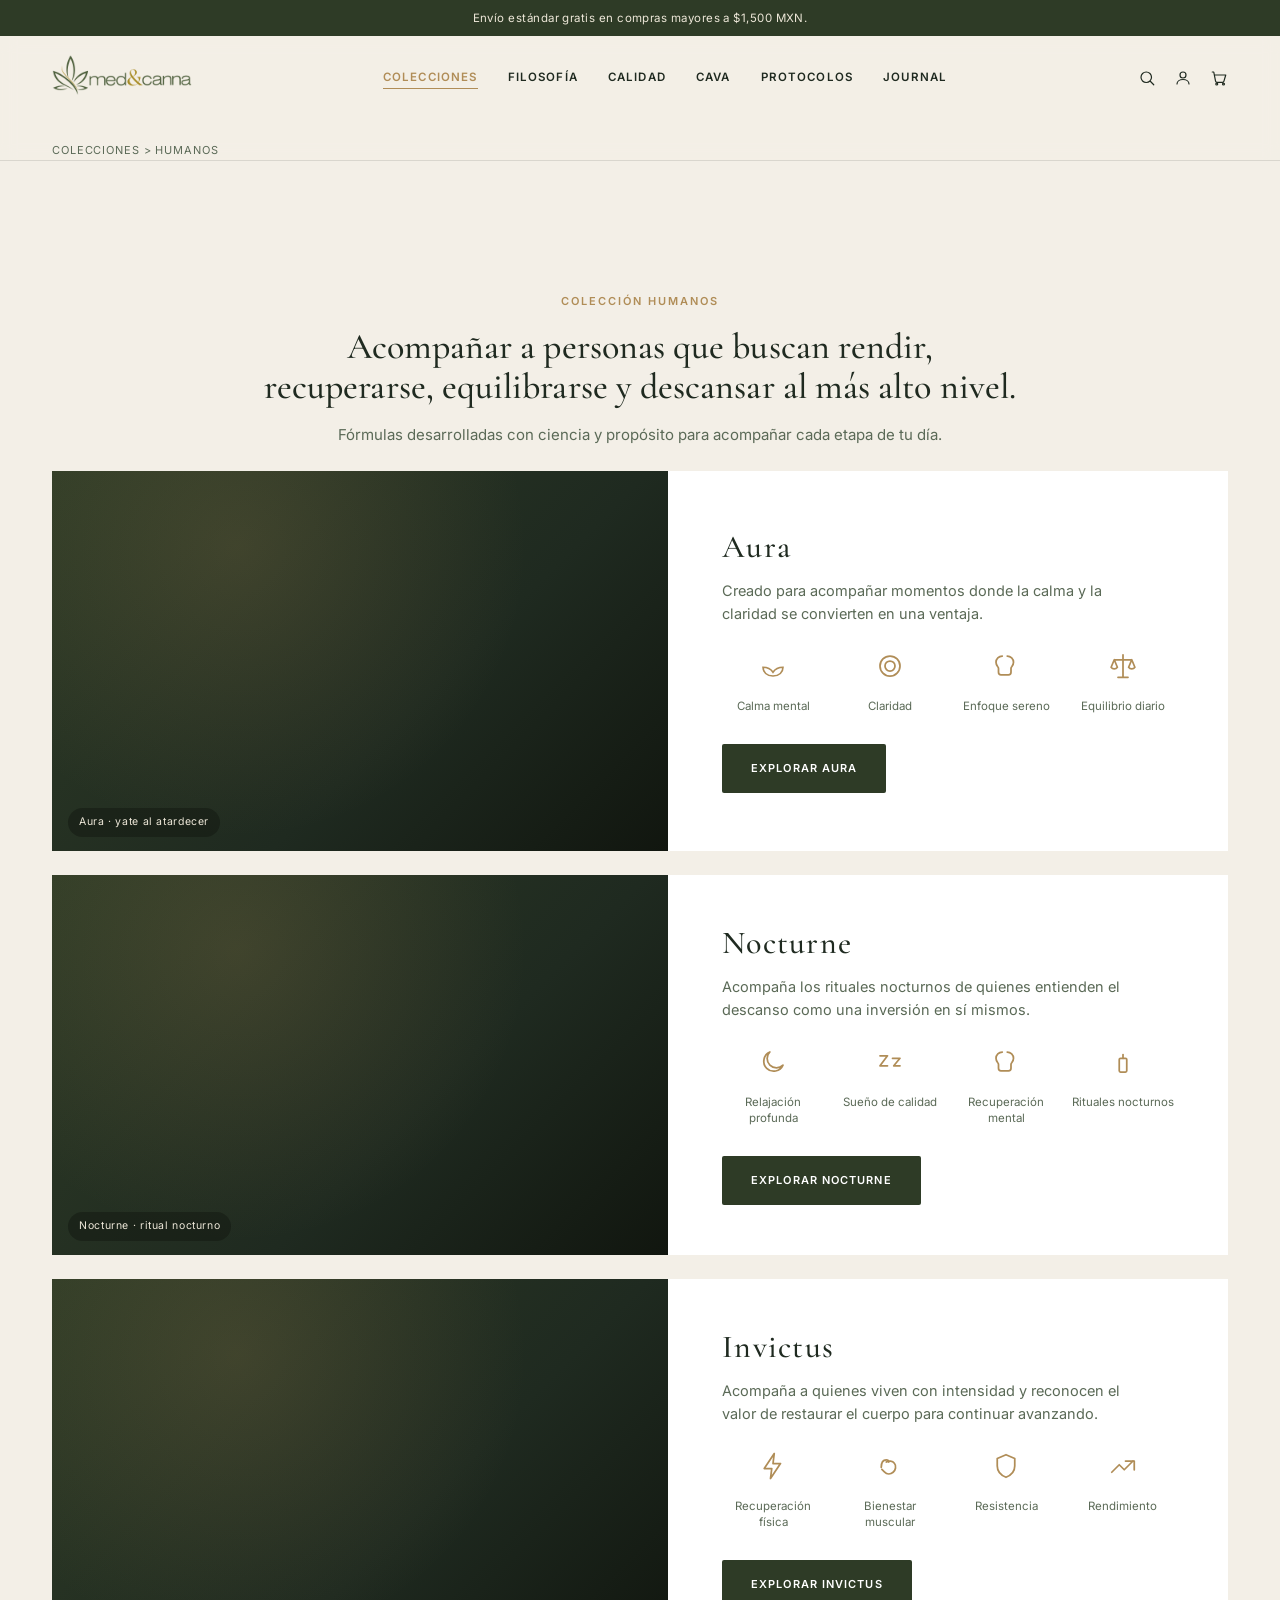
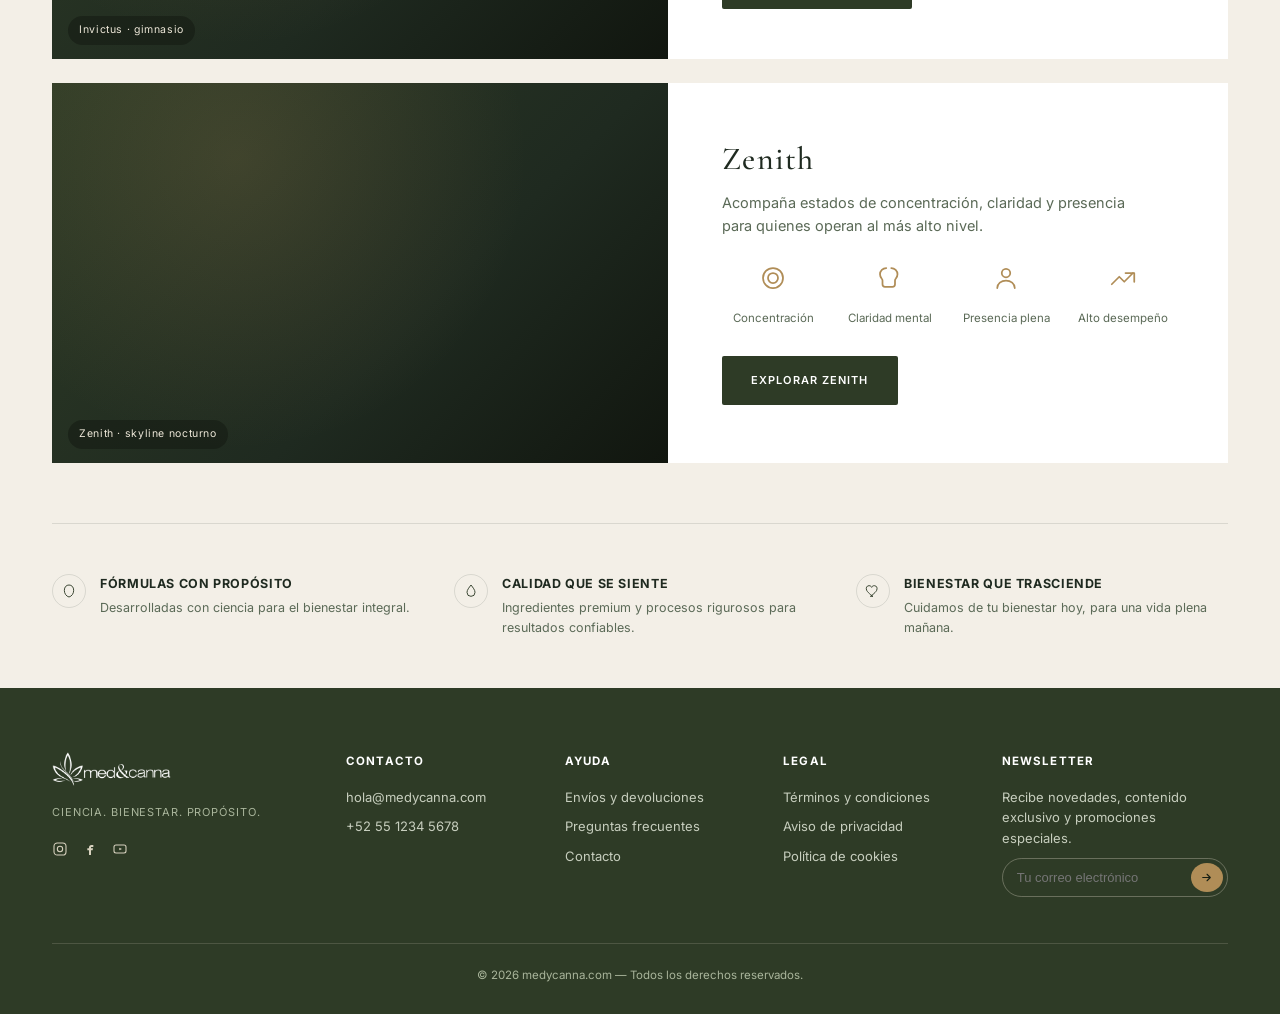
<file: public/prototype/colecciones/humanos.html>
<!DOCTYPE html>
<html lang="es">
<head>
<meta charset="UTF-8">
<meta name="viewport" content="width=device-width, initial-scale=1.0">
<title>Colección Humanos — med&amp;canna</title>
<link rel="preconnect" href="https://fonts.googleapis.com">
<link rel="preconnect" href="https://fonts.gstatic.com" crossorigin>
<link href="https://fonts.googleapis.com/css2?family=Cormorant+Garamond:wght@400;500;600&family=Inter:wght@400;500;600;700&display=swap" rel="stylesheet">
<link rel="stylesheet" href="../prototype.css">
</head>
<body>

<div class="announce">Envío estándar gratis en compras mayores a $1,500 MXN.</div>
<header class="site">
  <input type="checkbox" id="menuToggle" class="menu-toggle">
  <div class="wrap bar">
    <a href="../index.html" class="logo"><img src="../logo.png" alt="med&amp;canna"></a>
    <nav class="main">
      <a href="../index.html#colecciones" class="active">Colecciones</a>
      <a href="../filosofia.html">Filosofía</a>
      <a href="../calidad.html">Calidad</a>
      <a href="../index.html#cava">Cava</a>
      <a href="../index.html#protocolos">Protocolos</a>
      <a href="../index.html#journal">Journal</a>
    </nav>
    <div class="icons">
      <svg viewBox="0 0 24 24" fill="none" stroke="currentColor" stroke-width="1.6"><circle cx="11" cy="11" r="7"/><path d="M21 21l-4.3-4.3" stroke-linecap="round"/></svg>
      <svg viewBox="0 0 24 24" fill="none" stroke="currentColor" stroke-width="1.6"><circle cx="12" cy="8" r="4"/><path d="M4 20c0-4 4-6 8-6s8 2 8 6" stroke-linecap="round"/></svg>
      <svg viewBox="0 0 24 24" fill="none" stroke="currentColor" stroke-width="1.6"><circle cx="9" cy="20" r="1.3"/><circle cx="18" cy="20" r="1.3"/><path d="M3 4h2l2.4 12.2a2 2 0 0 0 2 1.6h7.2a2 2 0 0 0 2-1.6L21 8H6" stroke-linecap="round" stroke-linejoin="round"/></svg>
      <label for="menuToggle" class="hamburger-btn" aria-label="Abrir menú">
        <svg class="icon-burger" viewBox="0 0 24 24" fill="none" stroke="currentColor" stroke-width="1.8"><path d="M4 7h16M4 12h16M4 17h16" stroke-linecap="round"/></svg>
        <svg class="icon-close" viewBox="0 0 24 24" fill="none" stroke="currentColor" stroke-width="1.8"><path d="M6 6l12 12M18 6L6 18" stroke-linecap="round"/></svg>
      </label>
    </div>
  </div>
  <nav class="mobile-nav">
    <a href="../index.html#colecciones" class="active">Colecciones</a>
    <a href="../filosofia.html">Filosofía</a>
    <a href="../calidad.html">Calidad</a>
    <a href="../index.html#cava">Cava</a>
    <a href="../index.html#protocolos">Protocolos</a>
    <a href="../index.html#journal">Journal</a>
  </nav>
  <div class="wrap">
    <div class="crumbs"><a href="../index.html#colecciones">Colecciones</a> &gt; Humanos</div>
  </div>
</header>

<main>
  <section class="block" style="padding-bottom:0;">
    <div class="wrap">
      <div class="coll-header">
        <span class="eyebrow">Colección Humanos</span>
        <h1>Acompañar a personas que buscan rendir, recuperarse, equilibrarse y descansar al más alto nivel.</h1>
        <p>Fórmulas desarrolladas con ciencia y propósito para acompañar cada etapa de tu día.</p>
      </div>

      <!-- AURA -->
      <div class="product-row">
        <div class="img-ph"><span class="ph-tag">Aura · yate al atardecer</span></div>
        <div class="body">
          <h2>Aura</h2>
          <p class="desc">Creado para acompañar momentos donde la calma y la claridad se convierten en una ventaja.</p>
          <div class="feat-row">
            <div class="f"><span class="ic"><svg viewBox="0 0 24 24" fill="none" stroke="currentColor" stroke-width="1.3"><path d="M12 20c-5 0-8-3-8-7 3 0 6 1 8 4 2-3 5-4 8-4 0 4-3 7-8 7z"/></svg></span><span>Calma mental</span></div>
            <div class="f"><span class="ic"><svg viewBox="0 0 24 24" fill="none" stroke="currentColor" stroke-width="1.4"><circle cx="12" cy="12" r="8"/><circle cx="12" cy="12" r="4"/></svg></span><span>Claridad</span></div>
            <div class="f"><span class="ic"><svg viewBox="0 0 24 24" fill="none" stroke="currentColor" stroke-width="1.4"><path d="M9 4a5 5 0 0 0-5 5c0 1.6.7 2.6 1.3 3.4.5.6.7 1 .7 1.6v3a2 2 0 0 0 2 2h6a2 2 0 0 0 2-2v-3c0-.6.2-1 .7-1.6.6-.8 1.3-1.8 1.3-3.4a5 5 0 0 0-5-5" stroke-linecap="round" stroke-linejoin="round"/></svg></span><span>Enfoque sereno</span></div>
            <div class="f"><span class="ic"><svg viewBox="0 0 24 24" fill="none" stroke="currentColor" stroke-width="1.4"><path d="M12 3v18M5 7l-2.5 6a3 3 0 0 0 5 0L5 7zM19 7l-2.5 6a3 3 0 0 0 5 0L19 7zM5 7h14M8 21h8" stroke-linecap="round" stroke-linejoin="round"/></svg></span><span>Equilibrio diario</span></div>
          </div>
          <a class="btn btn-dark" href="#aura">Explorar Aura</a>
        </div>
      </div>

      <!-- NOCTURNE -->
      <div class="product-row">
        <div class="img-ph"><span class="ph-tag">Nocturne · ritual nocturno</span></div>
        <div class="body">
          <h2>Nocturne</h2>
          <p class="desc">Acompaña los rituales nocturnos de quienes entienden el descanso como una inversión en sí mismos.</p>
          <div class="feat-row">
            <div class="f"><span class="ic"><svg viewBox="0 0 24 24" fill="none" stroke="currentColor" stroke-width="1.4"><path d="M20 14.5A8 8 0 1 1 9.5 4a6.5 6.5 0 0 0 10.5 10.5z" stroke-linejoin="round"/></svg></span><span>Relajación profunda</span></div>
            <div class="f"><span class="ic"><svg viewBox="0 0 24 24" fill="none" stroke="currentColor" stroke-width="1.4"><path d="M4 7h6l-6 8h6M14 9h6l-5 6h5" stroke-linecap="round" stroke-linejoin="round"/></svg></span><span>Sueño de calidad</span></div>
            <div class="f"><span class="ic"><svg viewBox="0 0 24 24" fill="none" stroke="currentColor" stroke-width="1.4"><path d="M9 4a5 5 0 0 0-5 5c0 1.6.7 2.6 1.3 3.4.5.6.7 1 .7 1.6v3a2 2 0 0 0 2 2h6a2 2 0 0 0 2-2v-3c0-.6.2-1 .7-1.6.6-.8 1.3-1.8 1.3-3.4a5 5 0 0 0-5-5" stroke-linecap="round" stroke-linejoin="round"/></svg></span><span>Recuperación mental</span></div>
            <div class="f"><span class="ic"><svg viewBox="0 0 24 24" fill="none" stroke="currentColor" stroke-width="1.4"><rect x="9" y="9" width="6" height="11" rx="1"/><path d="M12 9V6" stroke-linecap="round"/></svg></span><span>Rituales nocturnos</span></div>
          </div>
          <a class="btn btn-dark" href="#nocturne">Explorar Nocturne</a>
        </div>
      </div>

      <!-- INVICTUS -->
      <div class="product-row">
        <div class="img-ph"><span class="ph-tag">Invictus · gimnasio</span></div>
        <div class="body">
          <h2>Invictus</h2>
          <p class="desc">Acompaña a quienes viven con intensidad y reconocen el valor de restaurar el cuerpo para continuar avanzando.</p>
          <div class="feat-row">
            <div class="f"><span class="ic"><svg viewBox="0 0 24 24" fill="none" stroke="currentColor" stroke-width="1.4"><path d="M13 2 5 14h6l-1 8 8-12h-6l1-8z" stroke-linejoin="round"/></svg></span><span>Recuperación física</span></div>
            <div class="f"><span class="ic"><svg viewBox="0 0 24 24" fill="none" stroke="currentColor" stroke-width="1.4"><path d="M5 13c0-3 1-6 4-6 1.4 0 2 .8 2 1.8M9 8.8c2-1.2 5-1 6.5 1 1.8 2.2 1 5.5-1 7.2-2 1.7-5 1.8-7-.3l-2-2" stroke-linecap="round" stroke-linejoin="round"/></svg></span><span>Bienestar muscular</span></div>
            <div class="f"><span class="ic"><svg viewBox="0 0 24 24" fill="none" stroke="currentColor" stroke-width="1.4"><path d="M12 3l7 3v6c0 5-3.2 7.5-7 9-3.8-1.5-7-4-7-9V6l7-3z" stroke-linejoin="round"/></svg></span><span>Resistencia</span></div>
            <div class="f"><span class="ic"><svg viewBox="0 0 24 24" fill="none" stroke="currentColor" stroke-width="1.4"><path d="M3 17l6-6 4 4 7-7" stroke-linecap="round" stroke-linejoin="round"/><path d="M14 8h7v7" stroke-linecap="round" stroke-linejoin="round"/></svg></span><span>Rendimiento</span></div>
          </div>
          <a class="btn btn-dark" href="#invictus">Explorar Invictus</a>
        </div>
      </div>

      <!-- ZENITH -->
      <div class="product-row">
        <div class="img-ph"><span class="ph-tag">Zenith · skyline nocturno</span></div>
        <div class="body">
          <h2>Zenith</h2>
          <p class="desc">Acompaña estados de concentración, claridad y presencia para quienes operan al más alto nivel.</p>
          <div class="feat-row">
            <div class="f"><span class="ic"><svg viewBox="0 0 24 24" fill="none" stroke="currentColor" stroke-width="1.4"><circle cx="12" cy="12" r="8"/><circle cx="12" cy="12" r="4"/></svg></span><span>Concentración</span></div>
            <div class="f"><span class="ic"><svg viewBox="0 0 24 24" fill="none" stroke="currentColor" stroke-width="1.4"><path d="M9 4a5 5 0 0 0-5 5c0 1.6.7 2.6 1.3 3.4.5.6.7 1 .7 1.6v3a2 2 0 0 0 2 2h6a2 2 0 0 0 2-2v-3c0-.6.2-1 .7-1.6.6-.8 1.3-1.8 1.3-3.4a5 5 0 0 0-5-5" stroke-linecap="round" stroke-linejoin="round"/></svg></span><span>Claridad mental</span></div>
            <div class="f"><span class="ic"><svg viewBox="0 0 24 24" fill="none" stroke="currentColor" stroke-width="1.4"><circle cx="12" cy="8" r="3.4"/><path d="M5 20c0-3.5 3.2-6 7-6s7 2.5 7 6" stroke-linecap="round"/></svg></span><span>Presencia plena</span></div>
            <div class="f"><span class="ic"><svg viewBox="0 0 24 24" fill="none" stroke="currentColor" stroke-width="1.4"><path d="M3 17l6-6 4 4 7-7" stroke-linecap="round" stroke-linejoin="round"/><path d="M14 8h7v7" stroke-linecap="round" stroke-linejoin="round"/></svg></span><span>Alto desempeño</span></div>
          </div>
          <a class="btn btn-dark" href="#zenith">Explorar Zenith</a>
        </div>
      </div>

      <!-- BENEFICIOS -->
      <div class="benefits-row">
        <div class="b">
          <span class="ic"><svg viewBox="0 0 24 24" fill="none" stroke="currentColor" stroke-width="1.4"><path d="M12 21c-4-1-7-5-7-10C5 6 8 3 12 3s7 3 7 8c0 5-3 9-7 10z"/></svg></span>
          <div><h4>Fórmulas con propósito</h4><p>Desarrolladas con ciencia para el bienestar integral.</p></div>
        </div>
        <div class="b">
          <span class="ic"><svg viewBox="0 0 24 24" fill="none" stroke="currentColor" stroke-width="1.4"><path d="M12 3c3 4 6 7.5 6 11a6 6 0 1 1-12 0c0-3.5 3-7 6-11z" stroke-linejoin="round"/></svg></span>
          <div><h4>Calidad que se siente</h4><p>Ingredientes premium y procesos rigurosos para resultados confiables.</p></div>
        </div>
        <div class="b">
          <span class="ic"><svg viewBox="0 0 24 24" fill="none" stroke="currentColor" stroke-width="1.4"><path d="M12 20s-7-4.4-9.5-9C1 7.5 2.5 4 6 4c2 0 3.5 1.2 4 2.5C10.5 5.2 12 4 14 4c3.5 0 5 3.5 3.5 7-2.5 4.6-9.5 9-9.5 9z"/></svg></span>
          <div><h4>Bienestar que trasciende</h4><p>Cuidamos de tu bienestar hoy, para una vida plena mañana.</p></div>
        </div>
      </div>
    </div>
  </section>
</main>

<footer class="site">
  <div class="wrap">
    <div class="foot-grid">
      <div class="foot-brand">
        <a href="../index.html" class="logo"><img src="../logo.png" alt="med&amp;canna"></a>
        <div class="tag">Ciencia. Bienestar. Propósito.</div>
        <div class="foot-social">
          <svg viewBox="0 0 24 24" fill="none" stroke="currentColor" stroke-width="1.6"><rect x="3" y="3" width="18" height="18" rx="5"/><circle cx="12" cy="12" r="4"/></svg>
          <svg viewBox="0 0 24 24" fill="currentColor"><path d="M14 9h3V6h-3c-2 0-3.5 1.5-3.5 3.5V11H8v3h2.5v7h3v-7H16l.5-3h-3V9.8c0-.5.2-.8.5-.8z"/></svg>
          <svg viewBox="0 0 24 24" fill="none" stroke="currentColor" stroke-width="1.6"><rect x="3" y="6" width="18" height="12" rx="3"/><path d="M11 10l4 2-4 2v-4z" fill="currentColor" stroke="none"/></svg>
        </div>
      </div>
      <div class="foot-col">
        <h5>Contacto</h5>
        <a href="mailto:hola@medycanna.com">hola@medycanna.com</a>
        <a href="tel:+525512345678">+52 55 1234 5678</a>
      </div>
      <div class="foot-col">
        <h5>Ayuda</h5>
        <a href="#">Envíos y devoluciones</a>
        <a href="#">Preguntas frecuentes</a>
        <a href="#">Contacto</a>
      </div>
      <div class="foot-col">
        <h5>Legal</h5>
        <a href="#">Términos y condiciones</a>
        <a href="#">Aviso de privacidad</a>
        <a href="#">Política de cookies</a>
      </div>
      <div class="foot-col foot-news">
        <h5>Newsletter</h5>
        <p>Recibe novedades, contenido exclusivo y promociones especiales.</p>
        <div class="row">
          <input type="email" placeholder="Tu correo electrónico" disabled>
          <button type="button" aria-label="Suscribirse"><svg viewBox="0 0 24 24" fill="none" stroke="currentColor" stroke-width="2"><path d="M5 12h14M13 6l6 6-6 6" stroke-linecap="round" stroke-linejoin="round"/></svg></button>
        </div>
      </div>
    </div>
    <div class="foot-bottom">© 2026 medycanna.com — Todos los derechos reservados.</div>
  </div>
</footer>

</body>
</html>
</file>
<file: public/prototype/prototype.css>
/* ===================================================================
   med&canna — mockup navegable (sin funcionalidad, solo navegación)
   =================================================================== */
:root{
  --ink:#1F2A20;
  --green:#2E3B26;
  --green-2:#3A4A30;
  --cream:#F3EFE7;
  --surface:#FFFFFF;
  --gold:#B08D57;
  --gold-soft:rgba(176,141,87,.16);
  --line:rgba(31,42,32,.12);
  --muted:#5B6A57;
  --font-display:"Cormorant Garamond",serif;
  --font-body:"Inter",sans-serif;
  --radius:2px;
  --wrap:1240px;
}
*{box-sizing:border-box;margin:0;padding:0;}
html{scroll-behavior:smooth;}
body{font-family:var(--font-body);color:var(--ink);background:var(--cream);line-height:1.6;-webkit-font-smoothing:antialiased;}
a{color:inherit;text-decoration:none;}
img,svg{display:block;}
.wrap{max-width:var(--wrap);margin:0 auto;padding:0 32px;}
h1,h2,h3{font-family:var(--font-display);font-weight:500;line-height:1.12;letter-spacing:.002em;}
.eyebrow{font-family:var(--font-body);font-weight:600;font-size:11px;letter-spacing:.18em;text-transform:uppercase;color:var(--gold);}
.rule{width:42px;height:1px;background:var(--gold);margin:14px 0;}
.rule.center{margin:14px auto;}

/* ---------- buttons ---------- */
.btn{display:inline-flex;align-items:center;gap:8px;font-family:var(--font-body);font-weight:600;font-size:11px;letter-spacing:.1em;text-transform:uppercase;padding:15px 28px;border-radius:var(--radius);cursor:pointer;border:1px solid transparent;transition:transform .18s ease,background .2s ease,color .2s ease;}
.btn-dark{background:var(--green);color:#fff;}
.btn-dark:hover{background:var(--ink);transform:translateY(-1px);}
.btn-outline{background:transparent;border-color:currentColor;color:var(--ink);}
.btn-outline:hover{background:var(--ink);color:#fff;border-color:var(--ink);}
.btn-light{background:transparent;border-color:rgba(255,255,255,.45);color:#fff;}
.btn-light:hover{background:#fff;color:var(--ink);border-color:#fff;}
.link-arrow{display:inline-flex;align-items:center;gap:7px;font-size:11px;font-weight:600;letter-spacing:.08em;text-transform:uppercase;}
.link-arrow svg{width:13px;height:13px;transition:transform .18s ease;}
.link-arrow:hover svg{transform:translateX(3px);}

/* ---------- announce bar + header ---------- */
.announce{background:var(--green);color:#EDE7D8;text-align:center;font-size:11.5px;letter-spacing:.04em;padding:9px 0;}
header.site{position:sticky;top:0;z-index:50;background:rgba(243,239,231,.92);backdrop-filter:blur(8px);border-bottom:1px solid var(--line);}
.bar{display:flex;align-items:center;justify-content:space-between;height:84px;gap:24px;}
.logo{display:inline-flex;align-items:center;white-space:nowrap;}
.logo img{height:40px;width:auto;display:block;}
.bar .logo img{transform:translateY(-3px);}
.foot-brand .logo img{height:34px;filter:brightness(0) invert(1);}
nav.main{display:flex;align-items:center;gap:30px;flex-wrap:wrap;}
nav.main a{font-size:11.5px;font-weight:600;letter-spacing:.1em;text-transform:uppercase;color:var(--ink);padding:4px 0;border-bottom:1px solid transparent;line-height:1;}
nav.main a:hover{color:var(--gold);}
nav.main a.active{color:var(--gold);border-color:var(--gold);}
.bar .icons{display:flex;align-items:center;gap:18px;flex:none;}
.bar .icons svg{width:18px;height:18px;color:var(--ink);cursor:pointer;}
.menu-toggle{display:none;}
.hamburger-btn{display:none;align-items:center;cursor:pointer;color:var(--ink);}
.hamburger-btn svg{width:22px;height:22px;}
.hamburger-btn .icon-close{display:none;}
.mobile-nav{display:none;flex-direction:column;background:var(--cream);border-top:1px solid var(--line);}
.mobile-nav a{padding:16px 32px;font-size:12.5px;font-weight:600;letter-spacing:.08em;text-transform:uppercase;color:var(--ink);border-bottom:1px solid var(--line);}
.mobile-nav a:last-child{border-bottom:none;}
.mobile-nav a:hover,.mobile-nav a.active{color:var(--gold);}
#menuToggle:checked ~ .wrap .hamburger-btn .icon-burger{display:none;}
#menuToggle:checked ~ .wrap .hamburger-btn .icon-close{display:block;}
#menuToggle:checked ~ .mobile-nav{display:flex;}
.crumbs{font-size:11px;letter-spacing:.08em;text-transform:uppercase;color:var(--muted);padding:22px 0 0;}
.crumbs a:hover{color:var(--gold);}

/* ---------- image placeholders ---------- */
.img-ph{position:relative;overflow:hidden;background:linear-gradient(135deg,var(--green) 0%,var(--ink) 60%,#11160F 100%);display:flex;align-items:center;justify-content:center;min-height:220px;}
.img-ph::after{content:"";position:absolute;inset:0;background:radial-gradient(circle at 30% 20%,rgba(176,141,87,.18),transparent 55%);}
.img-ph svg{width:34%;max-width:74px;color:rgba(243,239,231,.5);position:relative;z-index:1;}
.img-ph .ph-tag{position:absolute;left:16px;bottom:14px;font-size:10.5px;letter-spacing:.06em;color:#EDE7D8;background:rgba(17,22,15,.45);padding:6px 11px;border-radius:999px;z-index:1;}
.img-ph.light{background:linear-gradient(135deg,#E4DCC8 0%,var(--cream) 60%,#fff 100%);}
.img-ph.light svg{color:rgba(46,59,38,.35);}
.img-ph.light .ph-tag{color:var(--ink);background:rgba(255,255,255,.6);}

/* ---------- hero (full-bleed photo + overlay text) ---------- */
.hero-photo{position:relative;min-height:560px;display:flex;align-items:center;color:#fff;overflow:hidden;
  background:linear-gradient(100deg,var(--ink) 0%,var(--ink) 42%,rgba(46,59,38,.88) 54%,rgba(176,141,87,.4) 80%,rgba(231,226,212,.3) 100%);}
.hero-photo::after{content:"";position:absolute;inset:0;background:radial-gradient(circle at 80% 65%,rgba(244,208,130,.4),transparent 60%);pointer-events:none;}
.hero-photo .ph-tag{position:absolute;right:20px;left:auto;bottom:18px;font-size:10.5px;letter-spacing:.06em;color:#EDE7D8;background:rgba(17,22,15,.45);padding:6px 11px;border-radius:999px;z-index:1;}
.hero-photo .wrap{position:relative;z-index:1;}
.hero-photo .hero-copy{max-width:560px;}
.hero-photo h1{font-size:clamp(34px,5vw,54px);margin-top:14px;}
.hero-photo .hl{color:var(--gold);}
.hero-photo p{margin-top:18px;font-size:16px;color:#E7E2D4;max-width:48ch;}
.hero-photo p.lead{font-size:18px;color:#fff;font-weight:500;}
.hero-kicker{font-family:var(--font-display);font-size:clamp(20px,2.4vw,26px);color:#EDE7D8;font-weight:500;margin-bottom:2px;}
.hero-kicker .hl-gold{color:var(--gold);}

/* ---------- home hero (split) ---------- */
.hero-split{display:grid;grid-template-columns:1fr 1fr;min-height:560px;}
.hero-split .hero-text{display:flex;flex-direction:column;justify-content:center;padding:60px 64px;}
.hero-split h1{font-size:clamp(34px,4.6vw,52px);margin-top:10px;}
.hero-split p{margin-top:16px;font-size:15.5px;color:var(--muted);max-width:40ch;}
.hero-split .cta-row{margin-top:30px;display:flex;align-items:center;gap:18px;flex-wrap:wrap;}
.video-ctrl{display:inline-flex;align-items:center;gap:8px;font-size:11px;color:var(--muted);}
.video-ctrl svg{width:13px;height:13px;}

/* ---------- sections ---------- */
section.block{padding:96px 0;}
.sec-head{max-width:680px;}
.sec-head.center{margin:0 auto;text-align:center;}
.sec-head h2{font-size:clamp(28px,3.4vw,38px);margin-top:12px;}
.sec-head p{color:var(--muted);margin-top:14px;font-size:15.5px;}

/* ---------- generic icon columns ---------- */
.cols{display:grid;gap:40px;}
.cols.c3{grid-template-columns:repeat(3,1fr);}
.cols.c4{grid-template-columns:repeat(4,1fr);}
.cols.c6{grid-template-columns:repeat(6,1fr);}
.col-item{text-align:center;padding:0 14px;}
.col-item .ic{display:inline-block;width:44px;height:44px;margin:0 auto 18px;color:var(--gold);}
.col-item .ic svg{width:100%;height:100%;}
.col-item h3{font-size:18px;margin-bottom:6px;}
.col-item .lbl{font-family:var(--font-body);font-weight:700;font-size:11.5px;letter-spacing:.1em;text-transform:uppercase;margin-bottom:10px;}
.col-item p{font-size:13.5px;color:var(--muted);}
.col-divider{border-right:1px solid var(--line);}

/* dark band variant */
.band-dark{background:var(--green);color:#EDE7D8;}
.band-dark .col-item p{color:#C7CEBE;}
.band-dark .col-item .ic{color:var(--gold);}
.band-dark .col-divider{border-color:rgba(237,231,216,.18);}

/* boxed variant (filosofía principios) */
.box-panel{background:var(--surface);border:1px solid var(--line);padding:54px 50px;}

/* ---------- collections grid (home) ---------- */
.coll-grid{display:grid;grid-template-columns:1fr 1fr;gap:24px;}
.coll-card{background:var(--surface);}
.coll-card .img-ph{aspect-ratio:4/3;}
.coll-card .body{padding:22px 4px;}
.coll-card h3{font-size:13px;font-weight:700;letter-spacing:.1em;text-transform:uppercase;font-family:var(--font-body);}
.coll-card p{margin-top:8px;font-size:14px;color:var(--muted);}
.coll-card .link-arrow{margin-top:14px;color:var(--ink);}

/* ---------- split section ---------- */
.split{display:grid;grid-template-columns:1fr 1fr;align-items:stretch;}
.split.rev{direction:rtl;}
.split.rev > *{direction:ltr;}
.split .text-side{display:flex;flex-direction:column;justify-content:center;padding:60px 64px;}
.split .text-side h2{font-size:clamp(26px,3.2vw,34px);margin-top:10px;}
.split .text-side p{margin-top:14px;font-size:15px;color:var(--muted);max-width:42ch;}
.split .text-side p.tight{margin-top:18px;}
.split .img-ph{min-height:440px;}
.split.on-cream .text-side{background:var(--cream);}
.split.on-green .text-side{background:var(--green);color:#EDE7D8;}
.split.on-green .text-side p{color:#C7CEBE;}
.split.on-green .eyebrow{color:var(--gold);}
.mini-feats{display:grid;grid-template-columns:repeat(2,1fr);gap:16px;margin:24px 0 28px;}
.mini-feats .mf{display:flex;gap:10px;align-items:flex-start;}
.mini-feats .mf .ic{width:22px;height:22px;color:var(--gold);flex:none;margin-top:2px;}
.mini-feats .mf .ic svg{width:100%;height:100%;}
.mini-feats .mf span:last-child{font-size:13px;color:var(--muted);}

/* ---------- cava band ---------- */
.cava-band{position:relative;background:linear-gradient(135deg,#171F14,var(--ink) 70%);color:#fff;padding:110px 0;text-align:left;}
.cava-band .wrap{max-width:620px;}
.cava-band h2{font-size:clamp(30px,4vw,44px);margin-top:12px;}
.cava-band p{margin-top:16px;color:#D8D2BF;font-size:15.5px;}
.cava-band .btn{margin-top:28px;}

/* ---------- FAQ accordion ---------- */
.faq{max-width:760px;margin:0 auto;}
.faq details{border-bottom:1px solid var(--line);padding:22px 0;}
.faq summary{list-style:none;display:flex;align-items:center;justify-content:space-between;cursor:pointer;font-family:var(--font-display);font-size:18px;}
.faq summary::-webkit-details-marker{display:none;}
.faq summary .plus{font-size:20px;color:var(--gold);transition:transform .2s ease;flex:none;margin-left:16px;}
.faq details[open] summary .plus{transform:rotate(45deg);}
.faq details p{margin-top:14px;color:var(--muted);font-size:14.5px;max-width:62ch;}
.faq-foot{text-align:center;margin-top:30px;}

/* ---------- journal ---------- */
.journal-grid{display:grid;grid-template-columns:repeat(3,1fr);gap:24px;margin-top:46px;}
.journal-card .img-ph{aspect-ratio:4/3;}
.journal-card .body{padding:18px 2px;}
.journal-card .cat{font-size:10.5px;font-weight:700;letter-spacing:.1em;text-transform:uppercase;color:var(--gold);}
.journal-card h3{font-size:18px;margin-top:8px;}
.journal-card .link-arrow{margin-top:12px;font-size:12px;color:var(--ink);}

/* ---------- collection page header ---------- */
.coll-header{text-align:center;max-width:760px;margin:30px auto 0;}
.coll-header h1{font-size:clamp(26px,3.4vw,36px);margin-top:14px;}
.coll-header p{margin-top:16px;color:var(--muted);font-size:15px;}

/* ---------- product row (humanos) ---------- */
.product-row{display:grid;grid-template-columns:1.1fr 1fr;background:var(--surface);margin-top:24px;}
.product-row .img-ph{min-height:380px;}
.product-row .body{padding:46px 54px;display:flex;flex-direction:column;justify-content:center;}
.product-row h2{font-size:clamp(26px,3vw,32px);letter-spacing:.04em;}
.product-row p.desc{margin-top:14px;color:var(--muted);font-size:14.5px;max-width:46ch;}
.feat-row{display:grid;grid-template-columns:repeat(4,1fr);gap:14px;margin-top:26px;}
.feat-row .f{text-align:center;}
.feat-row .f .ic{display:inline-block;width:30px;height:30px;margin:0 auto 9px;color:var(--gold);}
.feat-row .f .ic svg{width:100%;height:100%;}
.feat-row .f span{font-size:11.5px;color:var(--muted);line-height:1.4;display:block;}
.product-row .btn{margin-top:30px;align-self:flex-start;}

/* ---------- product card (animalia) ---------- */
.animalia-grid{display:grid;grid-template-columns:1fr 1fr;gap:24px;margin-top:24px;}
.animalia-card{background:var(--surface);}
.animalia-card .img-ph{aspect-ratio:16/10;}
.animalia-card .body{padding:30px 32px;}
.animalia-card h2{font-size:24px;}
.animalia-card p.desc{margin-top:10px;color:var(--muted);font-size:14px;max-width:46ch;}
.animalia-card .feat-row{grid-template-columns:repeat(4,1fr);margin-top:22px;}
.species-row{display:flex;gap:22px;margin-top:26px;flex-wrap:wrap;}
.species-row .sp{display:flex;flex-direction:column;align-items:center;gap:8px;}
.species-row .sp .dot{width:46px;height:46px;border-radius:50%;background:var(--cream);border:1px solid var(--line);display:grid;place-items:center;color:var(--green);}
.species-row .sp .dot svg{width:20px;height:20px;}
.species-row .sp span{font-size:11px;color:var(--muted);}
.mg-label{font-size:10.5px;font-weight:700;letter-spacing:.1em;text-transform:uppercase;color:var(--muted);margin-top:24px;}
.mg-row{display:flex;gap:10px;margin-top:10px;}
.mg-pill{border:1px solid var(--line);padding:9px 18px;font-size:12.5px;font-weight:600;border-radius:999px;color:var(--ink);}
.animalia-card .btn{margin-top:26px;width:100%;justify-content:center;}

/* ---------- benefits row (bottom of collection pages) ---------- */
.benefits-row{display:grid;grid-template-columns:repeat(3,1fr);gap:30px;padding:50px 0;border-top:1px solid var(--line);margin-top:60px;}
.benefits-row .b{display:flex;align-items:flex-start;gap:14px;}
.benefits-row .ic{width:34px;height:34px;flex:none;color:var(--green);border:1px solid var(--line);border-radius:50%;display:grid;place-items:center;}
.benefits-row .ic svg{width:16px;height:16px;}
.benefits-row h4{font-family:var(--font-body);font-size:12.5px;font-weight:700;letter-spacing:.05em;text-transform:uppercase;}
.benefits-row p{font-size:12.5px;color:var(--muted);margin-top:4px;}

/* ---------- quote band ---------- */
.quote-band{position:relative;background:linear-gradient(135deg,#171F14,var(--ink) 80%);color:#fff;padding:90px 0;text-align:center;}
.quote-band p{font-family:var(--font-display);font-size:clamp(22px,2.8vw,30px);max-width:760px;margin:0 auto;line-height:1.5;}
.quote-band .rule{margin:24px auto 0;background:var(--gold);}

/* ---------- footer ---------- */
footer.site{background:var(--green);color:#D8D2BF;padding:64px 0 30px;}
.foot-grid{display:grid;grid-template-columns:1.4fr 1fr 1fr 1fr 1.2fr;gap:30px;}
.foot-brand .tag{font-size:11px;letter-spacing:.08em;text-transform:uppercase;color:#A9B59B;margin-top:10px;}
.foot-social{display:flex;gap:14px;margin-top:20px;}
.foot-social svg{width:16px;height:16px;color:#D8D2BF;}
.foot-col h5{font-size:11.5px;font-weight:700;letter-spacing:.1em;text-transform:uppercase;color:#fff;margin-bottom:16px;}
.foot-col a,.foot-col p{display:block;font-size:13px;color:#C7CEBE;margin-bottom:9px;}
.foot-news input{width:100%;background:transparent;border:1px solid rgba(216,210,191,.35);color:#fff;padding:11px 14px;font-size:13px;border-radius:999px;}
.foot-news .row{display:flex;gap:0;position:relative;}
.foot-news button{position:absolute;right:5px;top:5px;bottom:5px;width:32px;background:var(--gold);border:none;border-radius:50%;color:#171F14;display:grid;place-items:center;cursor:pointer;}
.foot-news button svg{width:13px;height:13px;}
.foot-bottom{border-top:1px solid rgba(216,210,191,.18);margin-top:46px;padding-top:22px;text-align:center;font-size:11.5px;color:#A9B59B;}

/* ---------- responsive ---------- */
@media (max-width:980px){
  .hero-split,.split,.coll-grid,.animalia-grid,.product-row{grid-template-columns:1fr;}
  .cols.c3,.cols.c4,.cols.c6,.journal-grid,.benefits-row{grid-template-columns:1fr;}
  .feat-row{grid-template-columns:repeat(2,1fr);}
  .foot-grid{grid-template-columns:1fr 1fr;}
  .col-divider{border-right:none;border-bottom:1px solid var(--line);padding-bottom:30px;}
  .band-dark .col-divider{border-color:rgba(237,231,216,.18);}
  nav.main{display:none;}
  .hamburger-btn{display:flex;}
  .bar{height:68px;}
  .hero-split .hero-text,.split .text-side,.product-row .body{padding:40px 28px;}
}
</file>
